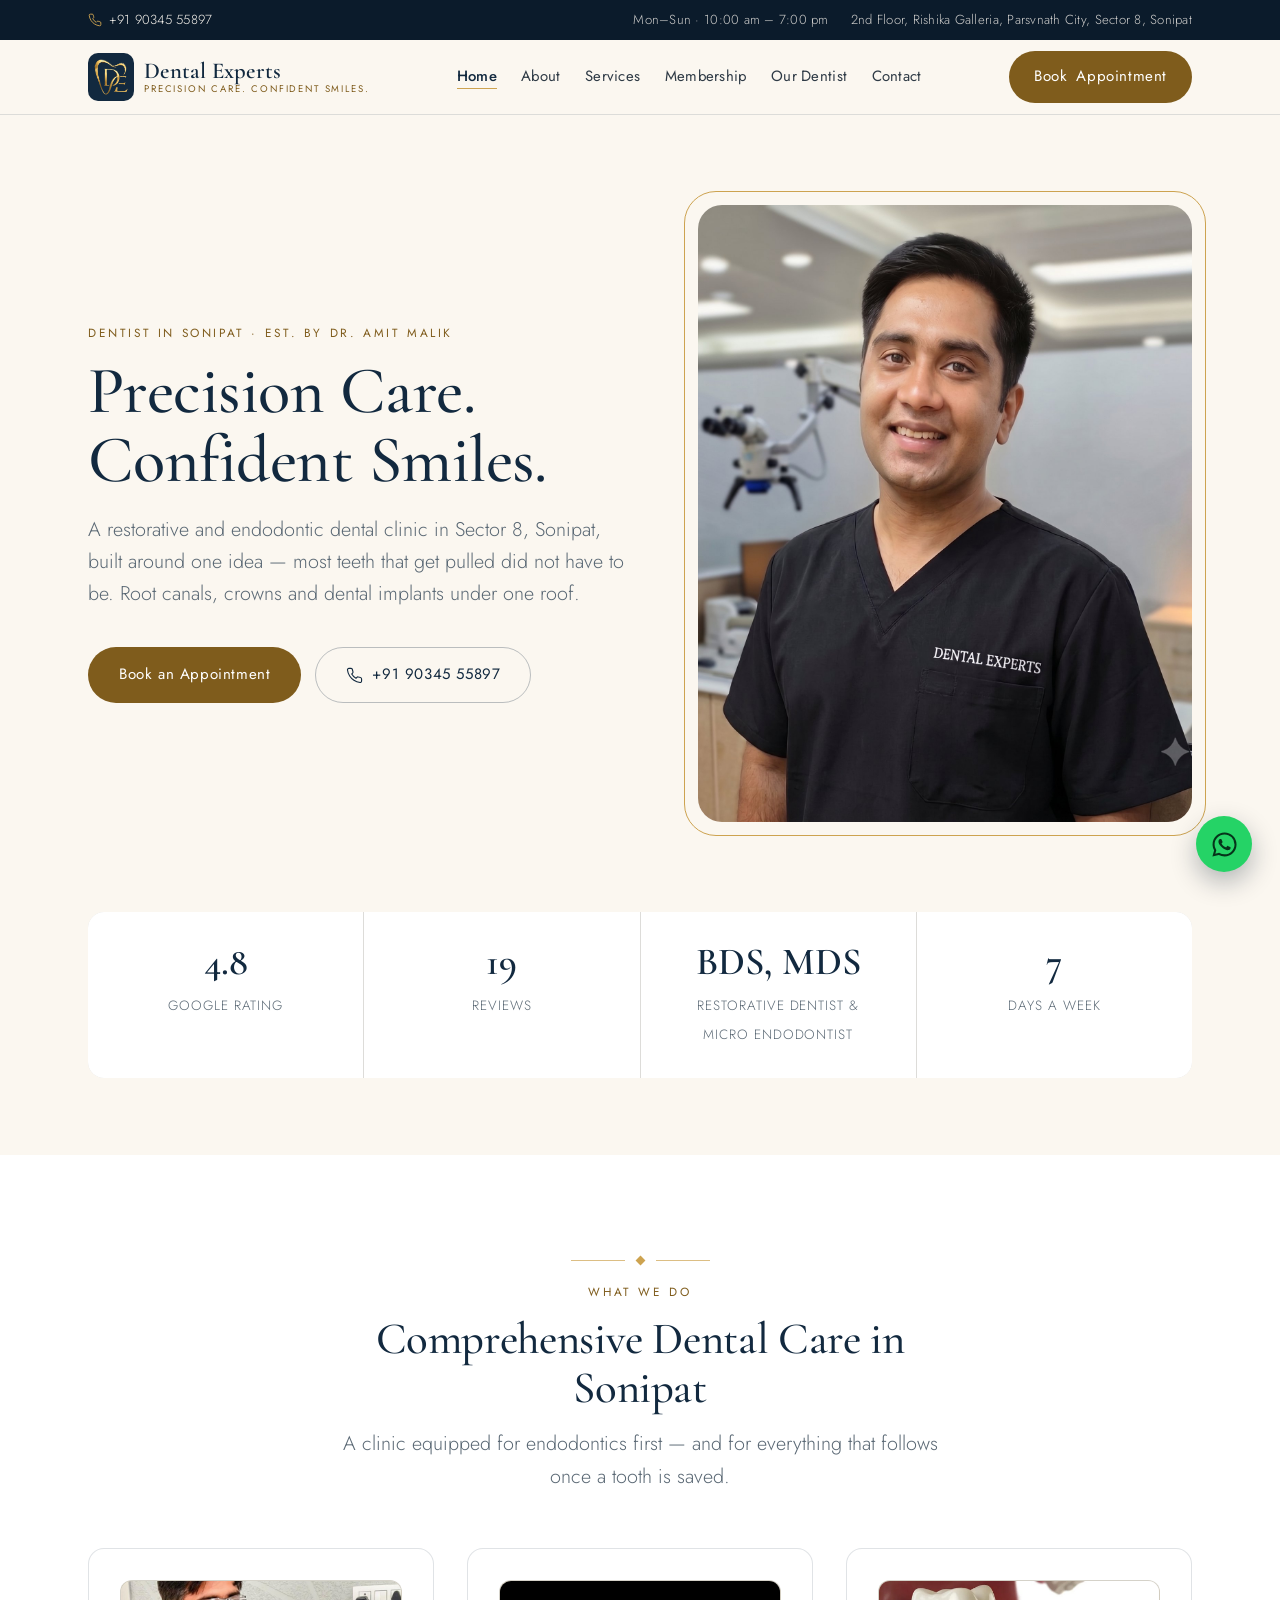
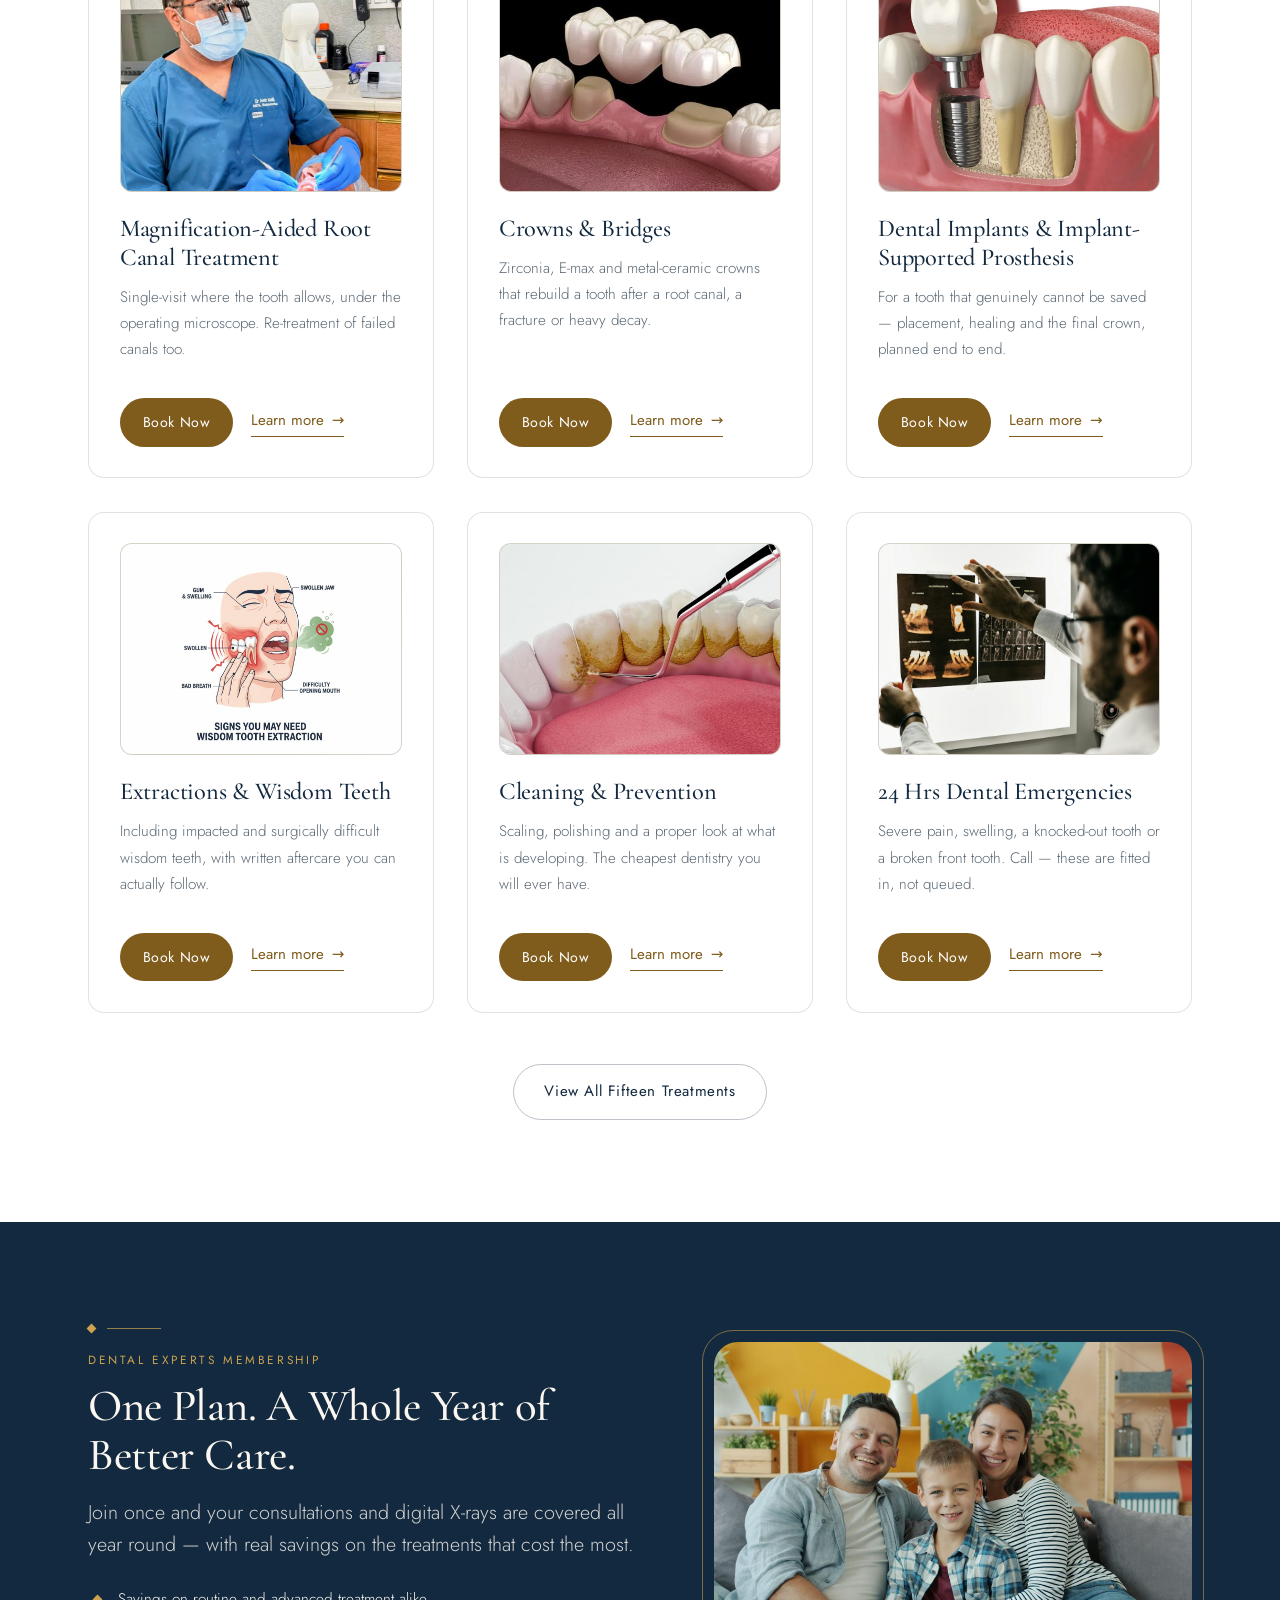
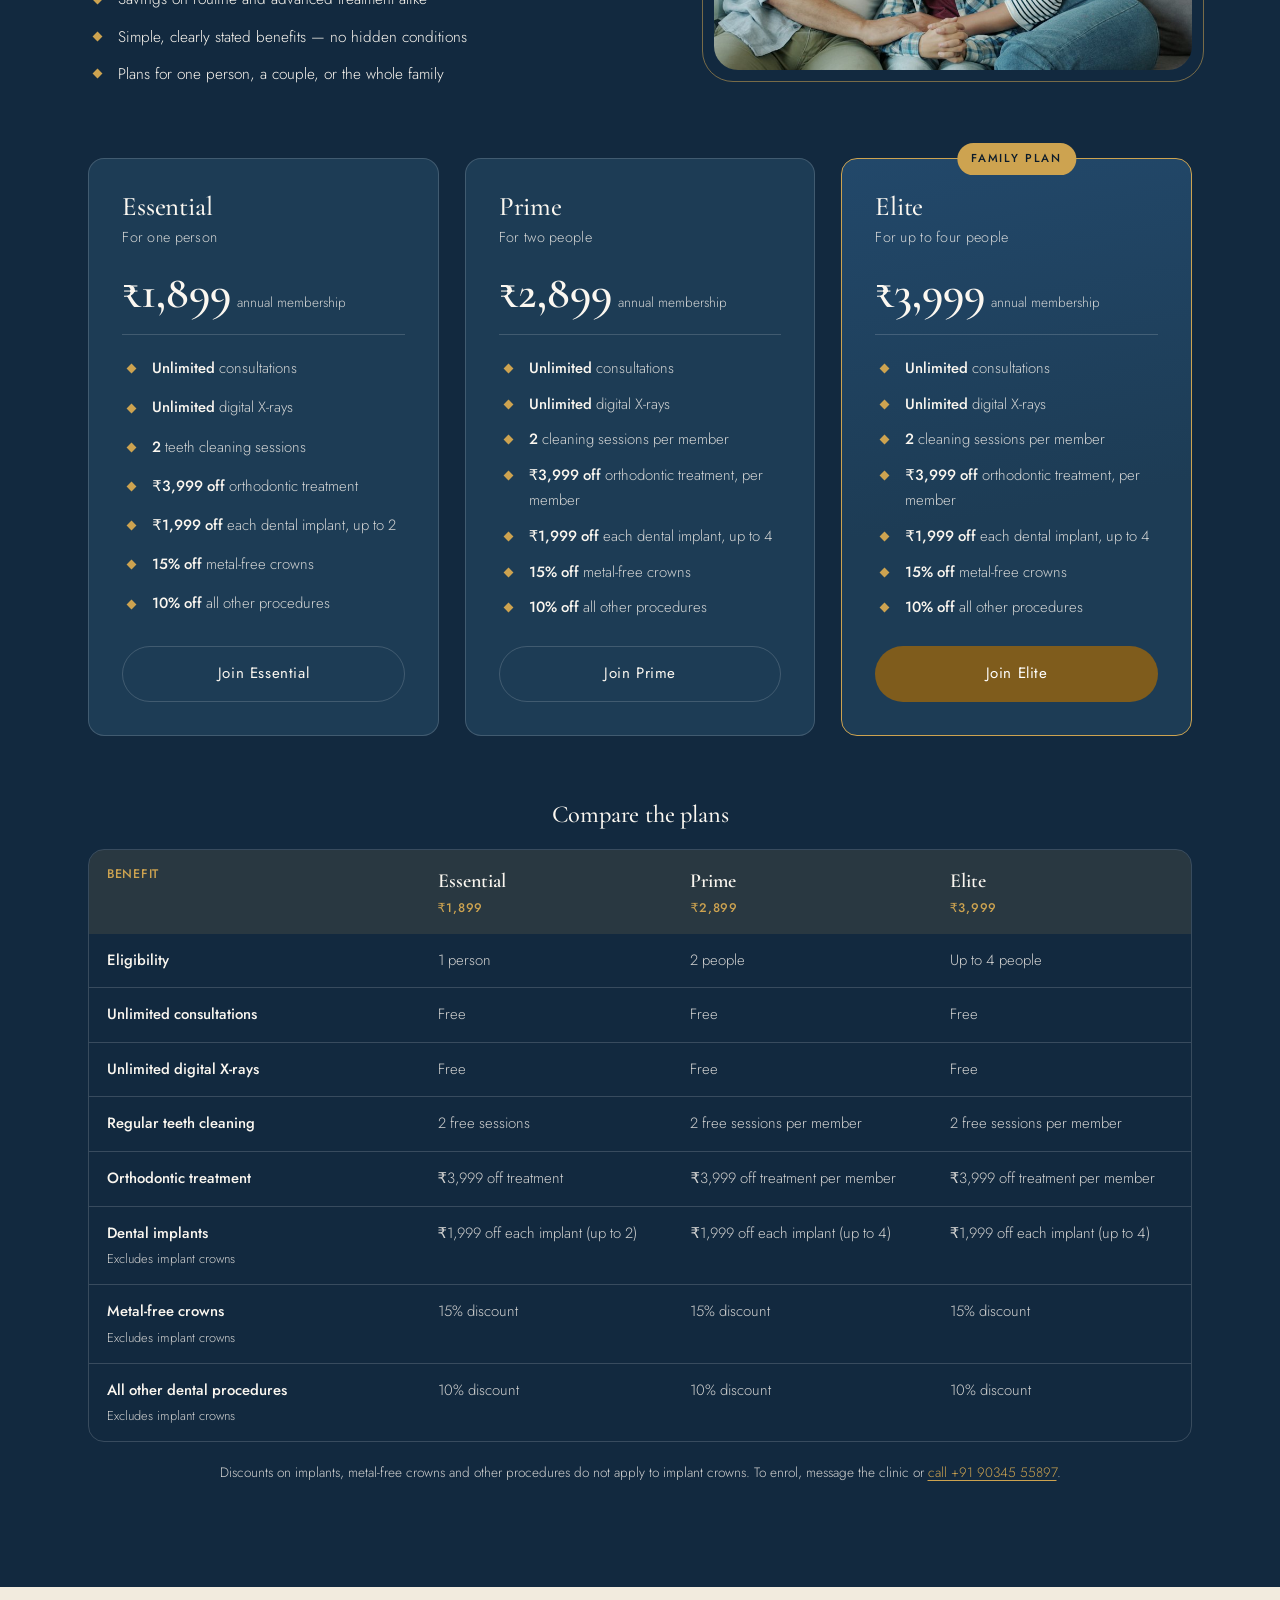
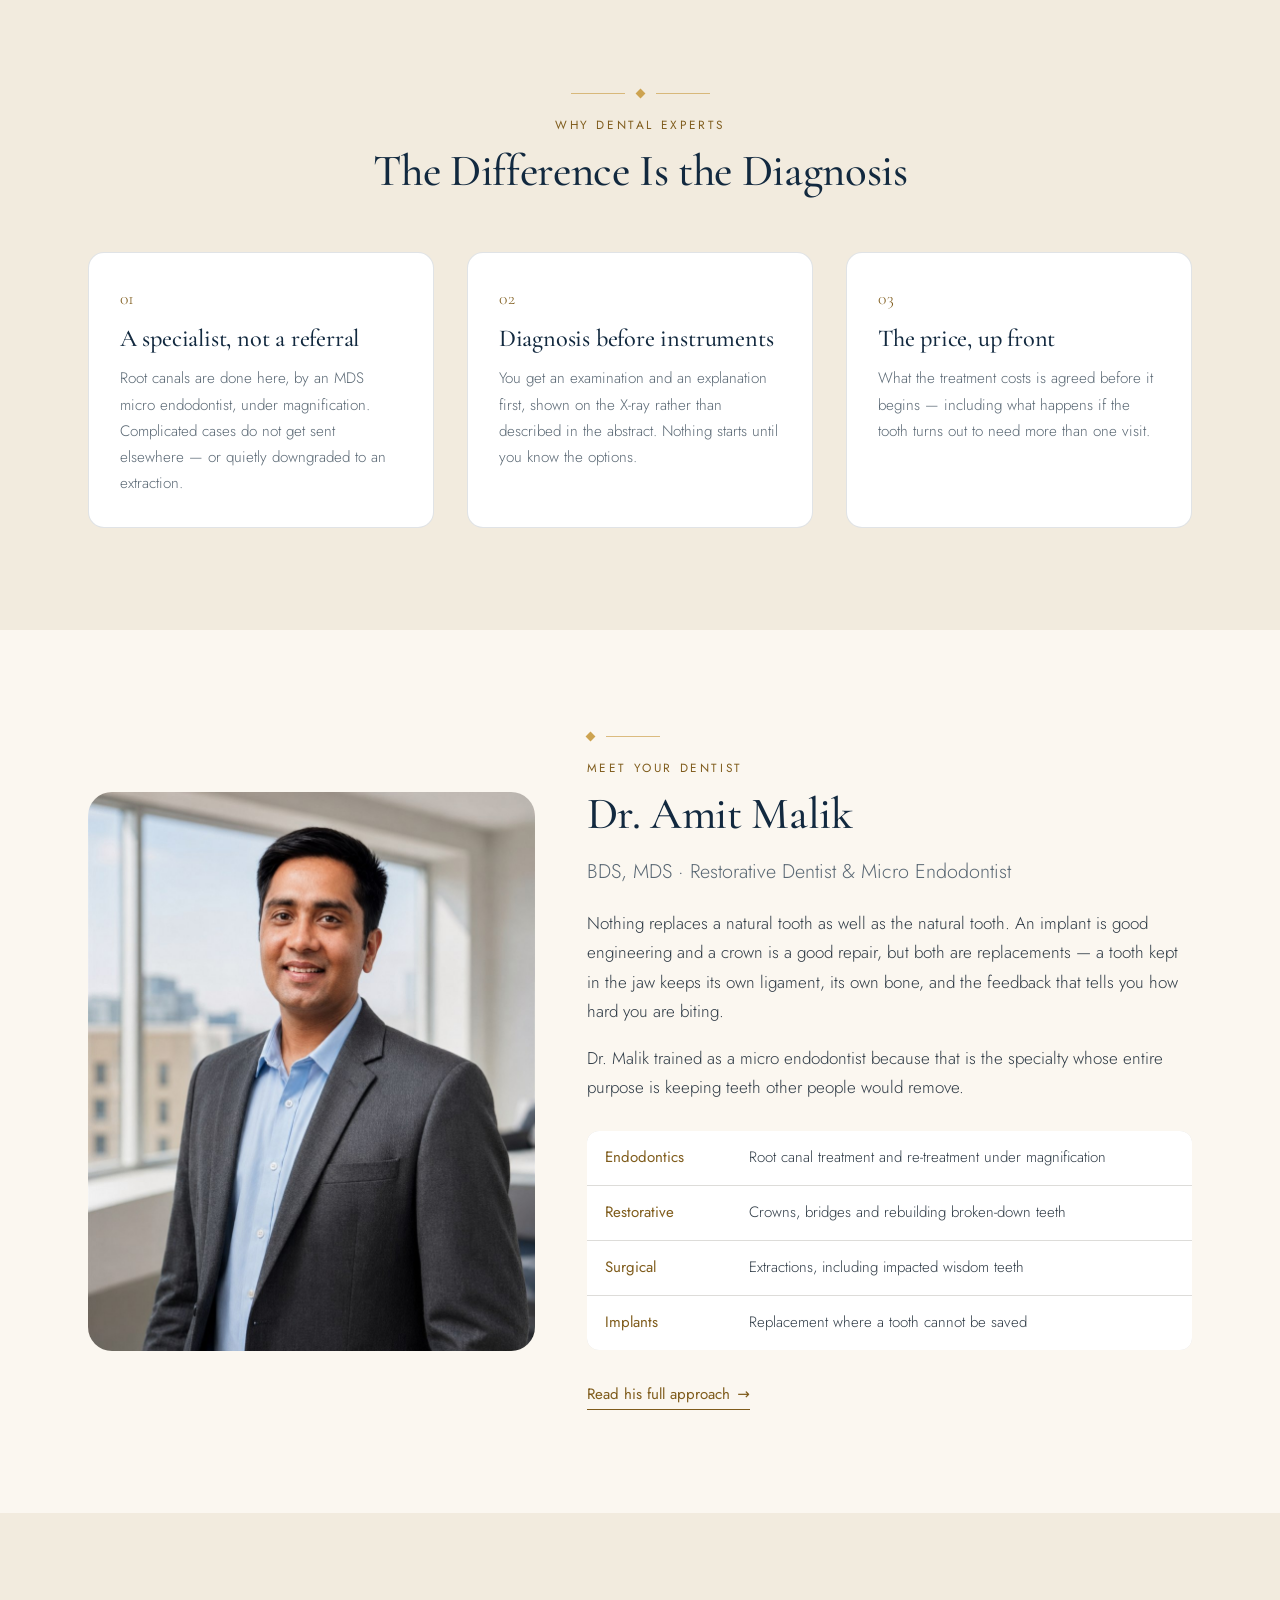
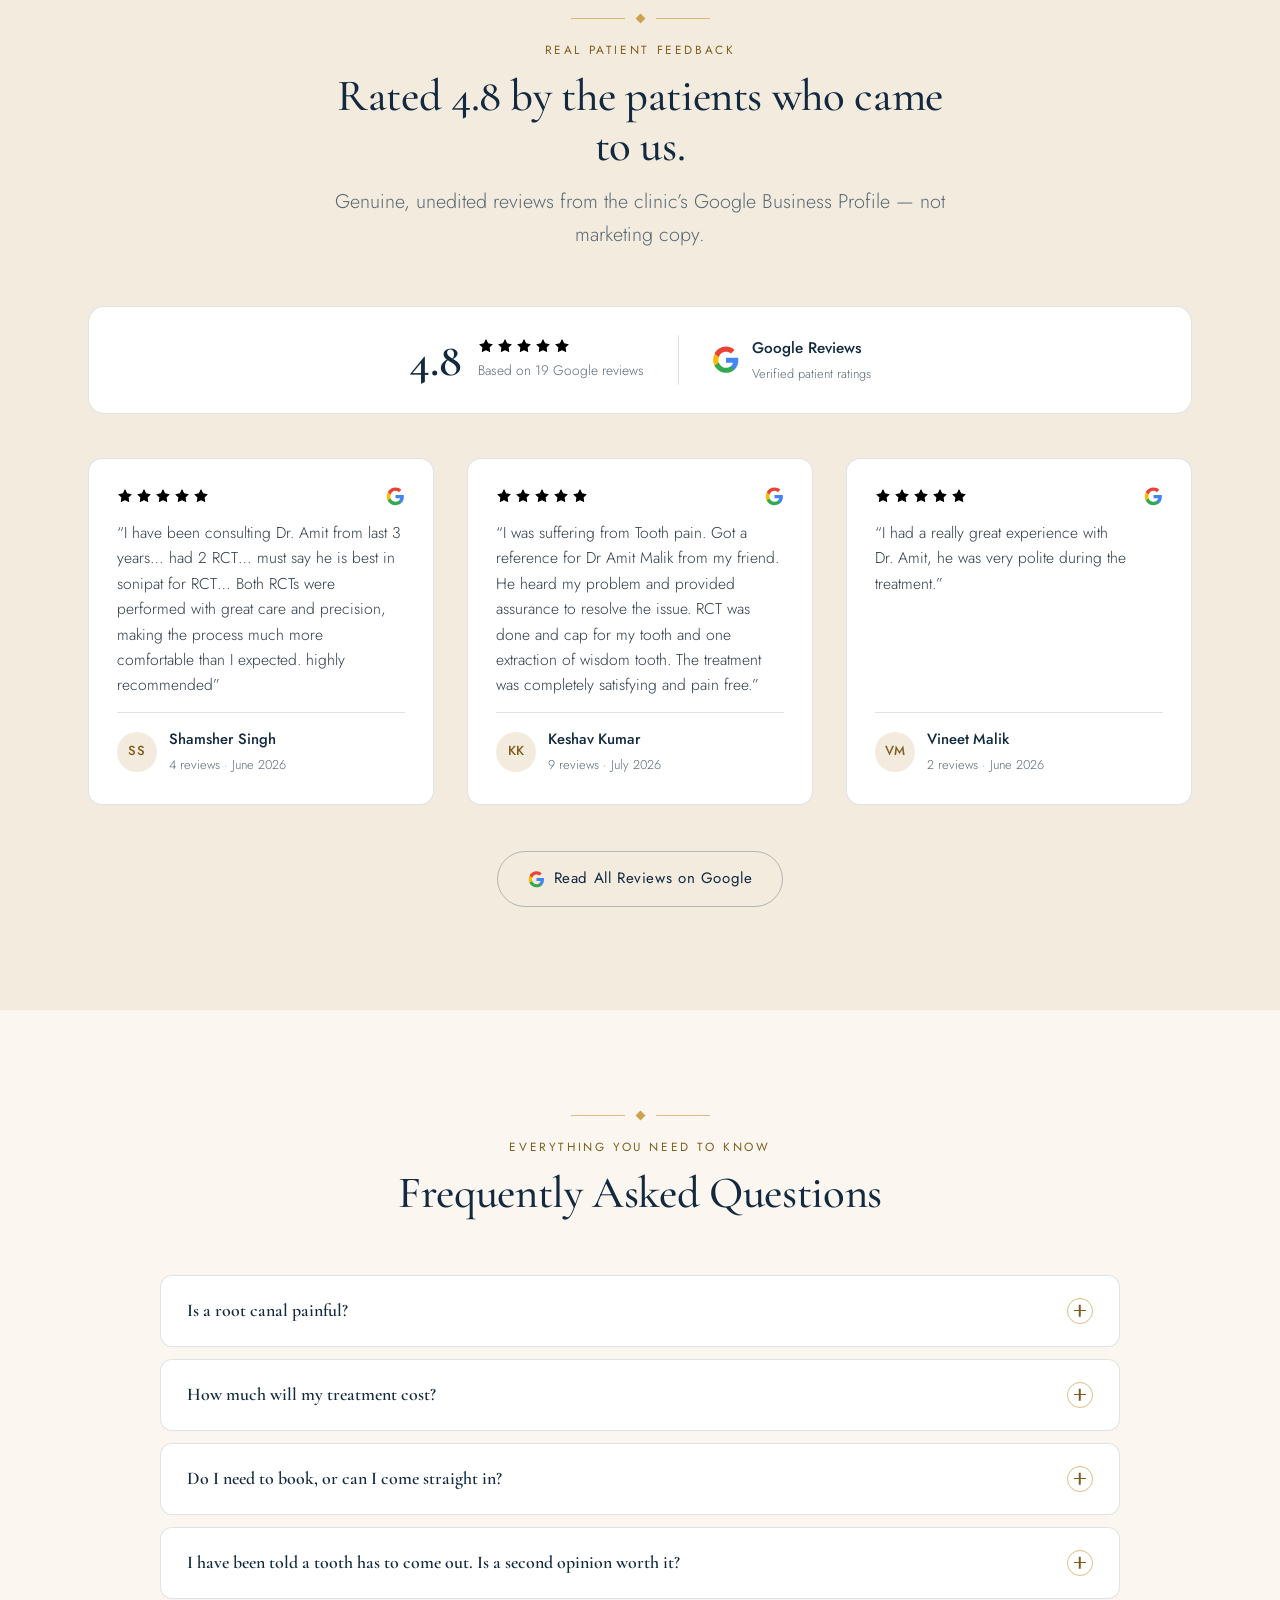
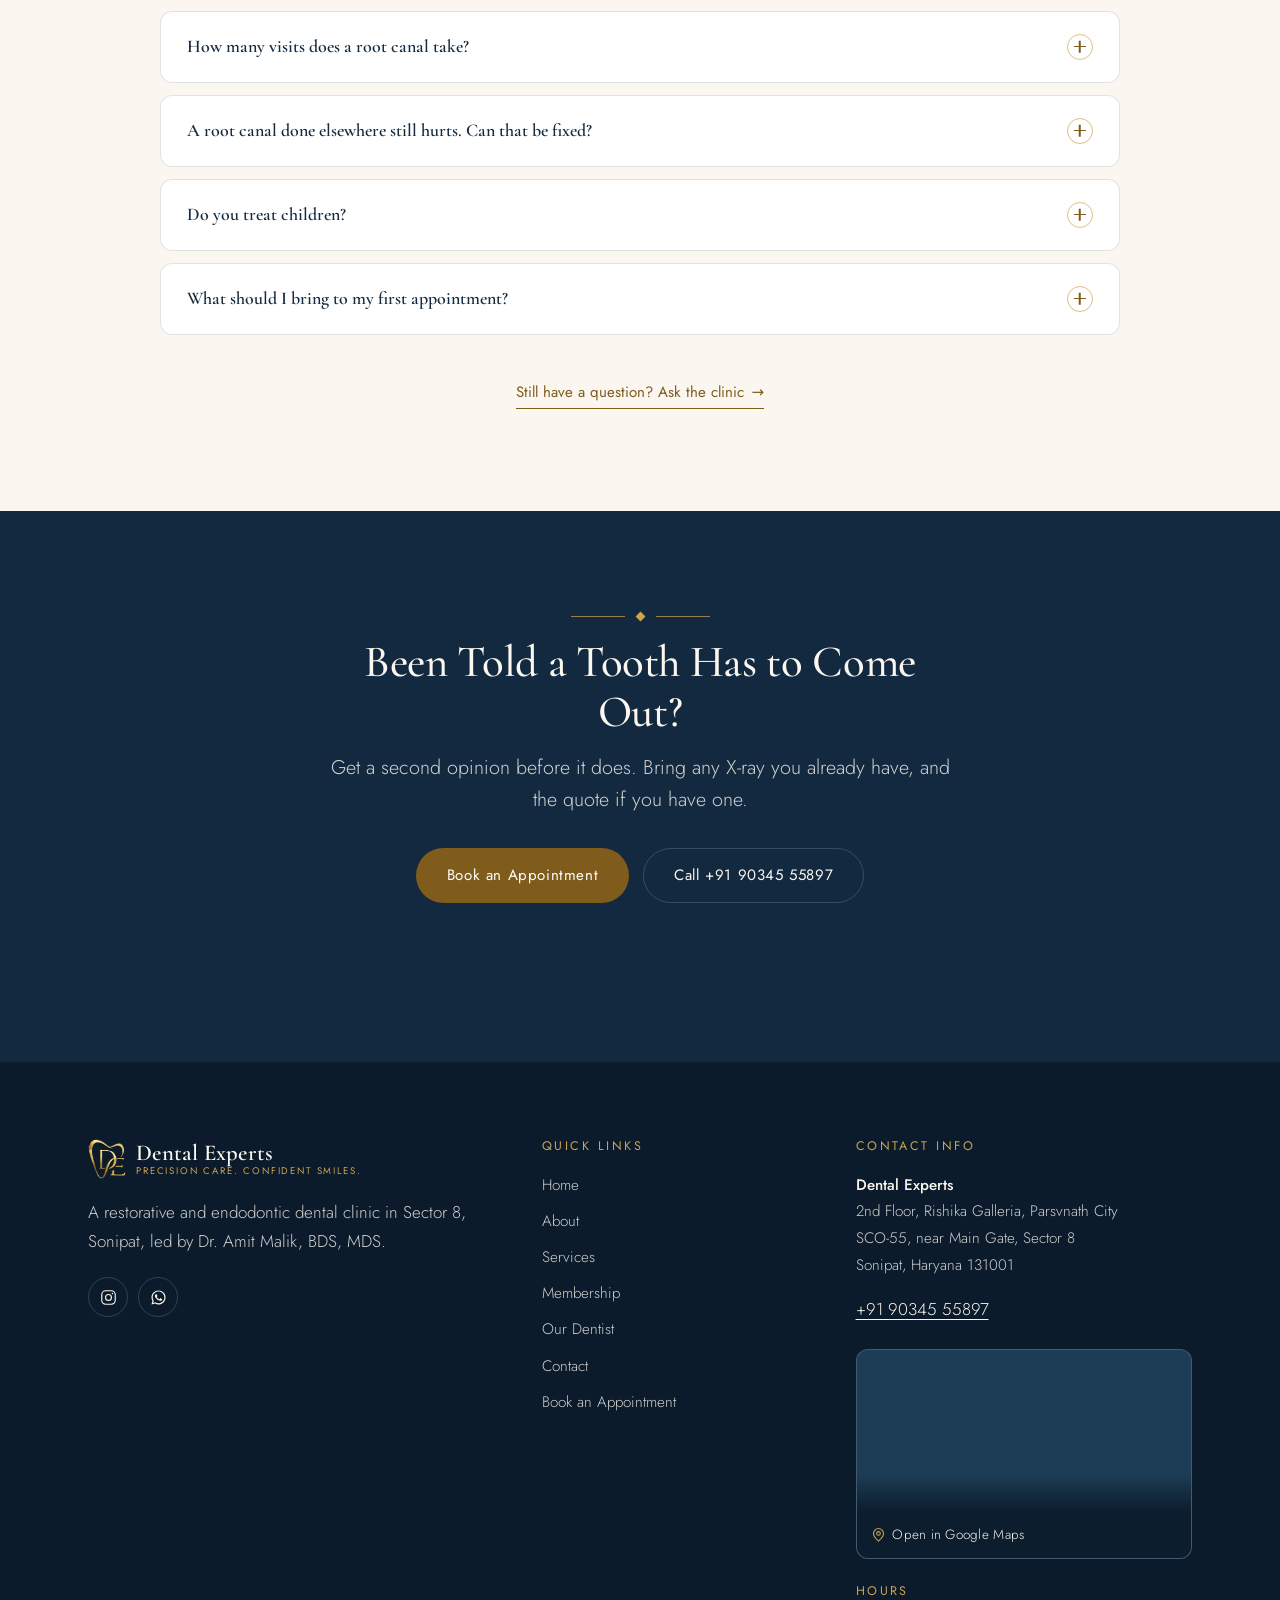
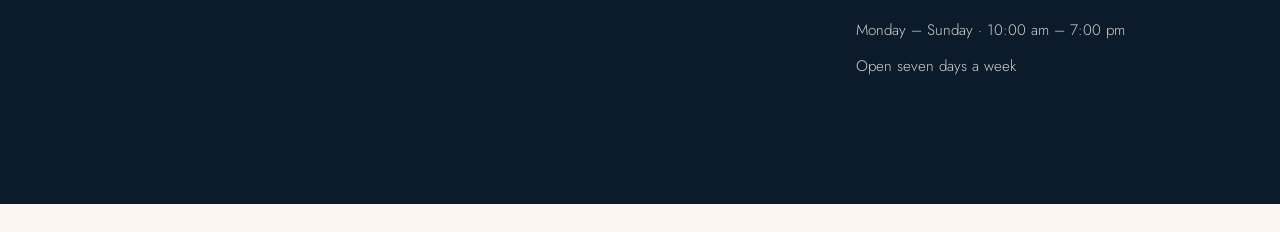
<file: index.html>
<!DOCTYPE html>
<html lang="en-IN">
<head>
<meta charset="utf-8">
<meta name="viewport" content="width=device-width, initial-scale=1">
<title>Dentist in Sonipat | Dental Experts, Sector 8</title>
<meta name="description" content="Dentist in Sector 8, Sonipat for root canal, crowns and dental implants. Led by Dr. Amit Malik, BDS, MDS, Micro Endodontist. Open 7 days - book on WhatsApp.">
<meta name="robots" content="index, follow, max-image-preview:large">
<meta name="theme-color" content="#12293F">
<link rel="canonical" href="https://sonipatdentalexperts.com/">

<meta property="og:type" content="website">
<meta property="og:site_name" content="Dental Experts">
<meta property="og:locale" content="en_IN">
<meta property="og:title" content="Dentist in Sonipat | Dental Experts, Sector 8">
<meta property="og:description" content="Dentist in Sector 8, Sonipat for root canal, crowns and dental implants. Led by Dr. Amit Malik, BDS, MDS, Micro Endodontist. Open 7 days - book on WhatsApp.">
<meta property="og:url" content="https://sonipatdentalexperts.com/">
<meta property="og:image" content="https://sonipatdentalexperts.com/assets/img/og-card.png">
<meta property="og:image:width" content="1200">
<meta property="og:image:height" content="630">
<meta property="og:image:alt" content="Dental Experts, Sonipat - Precision Care. Confident Smiles.">
<meta name="twitter:card" content="summary_large_image">
<meta name="twitter:title" content="Dentist in Sonipat | Dental Experts, Sector 8">
<meta name="twitter:description" content="Dentist in Sector 8, Sonipat for root canal, crowns and dental implants. Led by Dr. Amit Malik, BDS, MDS, Micro Endodontist. Open 7 days - book on WhatsApp.">
<meta name="twitter:image" content="https://sonipatdentalexperts.com/assets/img/og-card.png">
<meta name="twitter:image:alt" content="Dental Experts, Sonipat - Precision Care. Confident Smiles.">

<link rel="icon" href="assets/img/favicon.png" sizes="48x48">
<link rel="apple-touch-icon" href="assets/img/apple-touch-icon.png">

<!-- Marks that scripting is live. The scroll-reveal CSS is gated on this, so
     if JS never runs the page renders normally instead of staying blank. -->
<script>document.documentElement.className += ' js';setTimeout(function(){if(!window.__motion)document.documentElement.classList.remove('js')},3000);</script>

<link rel="preconnect" href="https://fonts.googleapis.com">
<link rel="preconnect" href="https://fonts.gstatic.com" crossorigin>
<link rel="stylesheet" href="https://fonts.googleapis.com/css2?family=Cormorant+Garamond:ital,wght@0,400;0,500;0,600;1,400&family=Jost:wght@300;400;500&display=swap">
<link rel="stylesheet" href="assets/css/site.css">
<script src="assets/js/config.js" defer></script>
<script src="assets/js/site.js" defer></script>

<script type="application/ld+json">
{
  "@context": "https://schema.org",
  "@graph": [
    {
      "@type": "Dentist",
      "@id": "https://sonipatdentalexperts.com/#business",
      "name": "Dental Experts",
      "slogan": "Precision Care. Confident Smiles.",
      "description": "A restorative and endodontic dental clinic in Sector 8, Sonipat, led by Dr. Amit Malik, BDS, MDS, Micro Endodontist. Root canal treatment, crowns and dental implants under one roof.",
      "url": "https://sonipatdentalexperts.com/",
      "logo": {
        "@type": "ImageObject",
        "url": "https://sonipatdentalexperts.com/assets/img/logo-full.png",
        "width": 520,
        "height": 555
      },
      "image": [
        "https://sonipatdentalexperts.com/assets/img/dr-amit-malik-clinic.jpg",
        "https://sonipatdentalexperts.com/assets/img/clinic-microscope.jpg",
        "https://sonipatdentalexperts.com/assets/img/og-card.png"
      ],
      "telephone": "+919034555897",
      "address": {
        "@type": "PostalAddress",
        "streetAddress": "2nd Floor, Rishika Galleria, Parsvnath City, SCO-55, near Main Gate, Sector 8",
        "addressLocality": "Sonipat",
        "addressRegion": "Haryana",
        "postalCode": "131001",
        "addressCountry": "IN"
      },
      "hasMap": "https://www.google.com/maps/search/?api=1&query=Dental+Experts%2C+Rishika+Galleria%2C+Sector+8%2C+Sonipat%2C+Haryana+131001",
      "openingHoursSpecification": [{
        "@type": "OpeningHoursSpecification",
        "dayOfWeek": ["Monday","Tuesday","Wednesday","Thursday","Friday","Saturday","Sunday"],
        "opens": "10:00",
        "closes": "19:00"
      }],
      "areaServed": [
        { "@type": "City", "name": "Sonipat" },
        { "@type": "AdministrativeArea", "name": "Haryana" }
      ],
      "medicalSpecialty": "https://schema.org/Dentistry",
      "knowsAbout": ["Endodontics", "Root canal treatment", "Root canal re-treatment", "Crowns and bridges", "Dental implants", "Wisdom tooth extraction"],
      "knowsLanguage": ["hi", "en"],
      "sameAs": ["https://www.instagram.com/dentalexperts.sonipat/"],
      "founder": { "@id": "https://sonipatdentalexperts.com/#dr-amit-malik" },
      "employee": { "@id": "https://sonipatdentalexperts.com/#dr-amit-malik" },
      "hasOfferCatalog": {
        "@type": "OfferCatalog",
        "name": "Dental treatments in Sonipat",
        "url": "https://sonipatdentalexperts.com/services.html",
        "itemListElement": [
          { "@type": "Offer", "itemOffered": { "@type": "Service", "name": "Magnification-Aided Root Canal Treatment", "url": "https://sonipatdentalexperts.com/services.html#root-canal" } },
          { "@type": "Offer", "itemOffered": { "@type": "Service", "name": "Crowns & Bridges", "url": "https://sonipatdentalexperts.com/services.html#crowns" } },
          { "@type": "Offer", "itemOffered": { "@type": "Service", "name": "Dental Implants & Implant-Supported Prosthesis", "url": "https://sonipatdentalexperts.com/services.html#implants" } },
          { "@type": "Offer", "itemOffered": { "@type": "Service", "name": "Full Mouth Rehabilitation", "url": "https://sonipatdentalexperts.com/services.html#full-mouth-rehabilitation" } },
          { "@type": "Offer", "itemOffered": { "@type": "Service", "name": "Extractions & Wisdom Teeth", "url": "https://sonipatdentalexperts.com/services.html#extractions" } },
          { "@type": "Offer", "itemOffered": { "@type": "Service", "name": "Cleaning & Preventive Care", "url": "https://sonipatdentalexperts.com/services.html#cleaning" } },
          { "@type": "Offer", "itemOffered": { "@type": "Service", "name": "Gum Treatment", "url": "https://sonipatdentalexperts.com/services.html#gums" } },
          { "@type": "Offer", "itemOffered": { "@type": "Service", "name": "Braces", "url": "https://sonipatdentalexperts.com/services.html#braces" } },
          { "@type": "Offer", "itemOffered": { "@type": "Service", "name": "Invisalign", "url": "https://sonipatdentalexperts.com/services.html#invisalign" } },
          { "@type": "Offer", "itemOffered": { "@type": "Service", "name": "Teeth Whitening", "url": "https://sonipatdentalexperts.com/services.html#whitening" } },
          { "@type": "Offer", "itemOffered": { "@type": "Service", "name": "Smile Design", "url": "https://sonipatdentalexperts.com/services.html#smile-design" } },
          { "@type": "Offer", "itemOffered": { "@type": "Service", "name": "Dentures", "url": "https://sonipatdentalexperts.com/services.html#dentures" } },
          { "@type": "Offer", "itemOffered": { "@type": "Service", "name": "Children's Dentistry", "url": "https://sonipatdentalexperts.com/services.html#children" } },
          { "@type": "Offer", "itemOffered": { "@type": "Service", "name": "Dental Trauma Management", "url": "https://sonipatdentalexperts.com/services.html#dental-trauma" } },
          { "@type": "Offer", "itemOffered": { "@type": "Service", "name": "24 Hrs Dental Emergencies", "url": "https://sonipatdentalexperts.com/services.html#emergency" } }
        ]
      }
    },
    {
      "@type": "Person",
      "@id": "https://sonipatdentalexperts.com/#dr-amit-malik",
      "name": "Dr. Amit Malik",
      "honorificSuffix": "BDS, MDS",
      "jobTitle": "Restorative Dentist & Micro Endodontist",
      "url": "https://sonipatdentalexperts.com/founder.html",
      "image": "https://sonipatdentalexperts.com/assets/img/dr-amit-malik.jpg",
      "worksFor": { "@id": "https://sonipatdentalexperts.com/#business" }
    },
    {
      "@type": "WebSite",
      "@id": "https://sonipatdentalexperts.com/#website",
      "url": "https://sonipatdentalexperts.com/",
      "name": "Dental Experts",
      "inLanguage": "en-IN",
      "publisher": { "@id": "https://sonipatdentalexperts.com/#business" }
    },
    {
      "@type": "WebPage",
      "@id": "https://sonipatdentalexperts.com/#webpage",
      "url": "https://sonipatdentalexperts.com/",
      "name": "Dentist in Sonipat | Dental Experts, Sector 8",
      "inLanguage": "en-IN",
      "isPartOf": { "@id": "https://sonipatdentalexperts.com/#website" },
      "about": { "@id": "https://sonipatdentalexperts.com/#business" },
      "primaryImageOfPage": "https://sonipatdentalexperts.com/assets/img/dr-amit-malik-clinic.jpg"
    }
  ]
}
</script>

<script type="application/ld+json">
{
  "@context": "https://schema.org",
  "@type": "FAQPage",
  "mainEntity": [
    {
      "@type": "Question",
      "name": "Is a root canal painful?",
      "acceptedAnswer": { "@type": "Answer", "text": "It is done under local anaesthetic, so the treatment itself should not hurt. The pain people remember is usually the infection beforehand — treating the tooth is what relieves it. If you feel anything during the appointment, say so and we stop and top up the anaesthetic. Nobody is expected to sit through it." }
    },
    {
      "@type": "Question",
      "name": "How much will my treatment cost?",
      "acceptedAnswer": { "@type": "Answer", "text": "You are told the price before treatment starts, not after — including what happens if the tooth turns out to need more than one visit. The estimate follows an examination rather than a phone call. A number quoted without seeing the tooth is a guess, and guesses are what turn into surprises at the counter." }
    },
    {
      "@type": "Question",
      "name": "Do I need to book, or can I come straight in?",
      "acceptedAnswer": { "@type": "Answer", "text": "Booking gets you a confirmed time and the least waiting. You can <a href=\"https://sonipatdentalexperts.com/contact.html#book\">request an appointment here</a> or message the clinic on WhatsApp. Emergencies — severe pain, facial swelling, a knocked-out tooth, a front tooth broken in an accident — are fitted in around booked appointments. If that is you today, <a href=\"tel:+919034555897\">call the clinic</a> rather than filling in a form." }
    },
    {
      "@type": "Question",
      "name": "I have been told a tooth has to come out. Is a second opinion worth it?",
      "acceptedAnswer": { "@type": "Answer", "text": "That is exactly the case worth a second look. A badly decayed, cracked or abscessed tooth can often still be saved — it just takes longer and needs more skill than removing it. Bring the X-ray and the quote you were given. A second opinion costs an appointment, and sometimes it saves the tooth." }
    },
    {
      "@type": "Question",
      "name": "How many visits does a root canal take?",
      "acceptedAnswer": { "@type": "Answer", "text": "A single visit where the tooth allows it. Curved, calcified or badly infected canals can need a second appointment — you are told which it is likely to be before treatment starts. A back tooth that has had a root canal also needs a crown afterwards to stop it fracturing." }
    },
    {
      "@type": "Question",
      "name": "A root canal done elsewhere still hurts. Can that be fixed?",
      "acceptedAnswer": { "@type": "Answer", "text": "Often, yes. Re-treatment of a failed root canal is routine here — the canal is reopened, cleaned properly and resealed, under the operating microscope. It is one of the main reasons the clinic is equipped for endodontics rather than referring these cases on." }
    },
    {
      "@type": "Question",
      "name": "Do you treat children?",
      "acceptedAnswer": { "@type": "Answer", "text": "Yes — check-ups, fillings, fluoride and sealants for milk teeth. They matter more than people expect: an infected milk tooth affects the adult tooth forming underneath it. Someone can stay with your child throughout the appointment." }
    },
    {
      "@type": "Question",
      "name": "What should I bring to my first appointment?",
      "acceptedAnswer": { "@type": "Answer", "text": "Any dental X-ray you already have, even an old one — it saves taking another. A list of any medicines you take regularly. And anything another dentist has told you, including the quote. If the appointment is for a child, bring someone who can stay with them." }
    }
  ]
}
</script>
</head>

<body>
<!-- Icon sprite. The five-star row repeats a dozen times across the site;
     defining the path once and referencing it keeps the markup readable. -->
<svg width="0" height="0" style="position:absolute" aria-hidden="true" focusable="false">
  <symbol id="i-star" viewBox="0 0 20 20"><path d="m10 1.6 2.6 5.3 5.8.8-4.2 4.1 1 5.8-5.2-2.7-5.2 2.7 1-5.8L1.6 7.7l5.8-.8L10 1.6Z"/></symbol>
  <symbol id="i-google" viewBox="0 0 48 48">
    <path fill="#4285F4" d="M45.12 24.5c0-1.56-.14-3.06-.4-4.5H24v8.51h11.84c-.51 2.75-2.06 5.08-4.39 6.64v5.52h7.11c4.16-3.83 6.56-9.47 6.56-16.17z"/>
    <path fill="#34A853" d="M24 46c5.94 0 10.92-1.97 14.56-5.33l-7.11-5.52c-1.97 1.32-4.49 2.1-7.45 2.1-5.73 0-10.58-3.87-12.31-9.07H4.34v5.7C7.96 41.07 15.4 46 24 46z"/>
    <path fill="#FBBC05" d="M11.69 28.18C11.25 26.86 11 25.45 11 24s.25-2.86.69-4.18v-5.7H4.34C2.85 17.09 2 20.45 2 24s.85 6.91 2.34 9.88l7.35-5.7z"/>
    <path fill="#EA4335" d="M24 9.75c3.23 0 6.13 1.11 8.41 3.29l6.31-6.31C34.91 3.18 29.93 1 24 1 15.4 1 7.96 5.93 4.34 13.12l7.35 5.7c1.73-5.2 6.58-9.07 12.31-9.07z"/>
  </symbol>
  <symbol id="i-person" viewBox="0 0 24 24" fill="none" stroke="currentColor" stroke-width="1.7" stroke-linecap="round" stroke-linejoin="round">
    <circle cx="12" cy="8.2" r="3.5"/><path d="M4.8 20.4a7.2 7.2 0 0 1 14.4 0"/>
  </symbol>
</svg>
<a class="skip" href="#main">Skip to content</a>

<!-- ===================== TOP BAR ===================== -->
<div class="topbar">
  <div class="shell">
    <a href="tel:+919034555897">
      <svg viewBox="0 0 24 24" fill="none" stroke="currentColor" stroke-width="1.6" aria-hidden="true"><path d="M22 16.9v3a2 2 0 0 1-2.2 2 19.8 19.8 0 0 1-8.6-3.1 19.5 19.5 0 0 1-6-6A19.8 19.8 0 0 1 2.1 4.2 2 2 0 0 1 4.1 2h3a2 2 0 0 1 2 1.7c.1 1 .4 1.9.7 2.8a2 2 0 0 1-.5 2.1L8.1 9.9a16 16 0 0 0 6 6l1.3-1.3a2 2 0 0 1 2.1-.4c.9.3 1.8.6 2.8.7a2 2 0 0 1 1.7 2Z"/></svg>
      +91 90345 55897
    </a>
    <div class="tb-r">
      <span>Mon&ndash;Sun &middot; 10:00 am &ndash; 7:00 pm</span>
      <span class="tb-addr">2nd Floor, Rishika Galleria, Parsvnath City, Sector 8, Sonipat</span>
    </div>
  </div>
</div>

<!-- ===================== HEADER ===================== -->
<header class="hdr">
  <div class="shell">
    <a class="brand" href="index.html" aria-label="Dental Experts &mdash; home">
      <img class="brand-mark" src="assets/img/logo-mark.png" alt="" width="128" height="135" decoding="async">
      <span class="brand-tx"><b>Dental Experts</b><span>Precision Care. Confident Smiles.</span></span>
    </a>

    <nav class="nav" aria-label="Main">
      <a href="index.html" data-nav="home" aria-current="page">Home</a>
      <a href="about.html" data-nav="about">About</a>
      <a href="services.html" data-nav="services">Services</a>
      <a href="index.html#membership" data-nav="membership">Membership</a>
      <a href="founder.html" data-nav="founder">Our Dentist</a>
      <a href="contact.html" data-nav="contact">Contact</a>
    </nav>

    <a class="btn btn-gold hdr-cta" href="contact.html#book" aria-label="Book Appointment" style="min-height:46px;padding:12px 24px">Book<span class="cta-rest"> Appointment</span></a>

    <button class="burger" id="drawer-open" type="button" aria-expanded="false" aria-controls="drawer" aria-label="Open menu">
      <i></i><i></i><i></i>
    </button>
  </div>
</header>

<!-- ===================== DRAWER ===================== -->
<div class="drawer" id="drawer" aria-hidden="true" role="dialog" aria-modal="true" aria-label="Site menu">
  <div class="drawer-top">
    <span class="brand">
      <img class="brand-mark" src="assets/img/logo-mark.png" alt="" width="128" height="135" decoding="async">
      <span class="brand-tx"><b>Dental Experts</b><span>Precision Care. Confident Smiles.</span></span>
    </span>
    <button class="drawer-close" id="drawer-close" type="button" aria-label="Close menu">&times;</button>
  </div>

  <nav class="drawer-nav" aria-label="Main">
    <a href="index.html" data-dnav="home" aria-current="page">Home</a>
    <a href="about.html" data-dnav="about">About</a>
    <a href="services.html" data-dnav="services">Services</a>
    <a href="index.html#membership" data-dnav="membership">Membership</a>
    <a href="founder.html" data-dnav="founder">Our Dentist</a>
    <a href="contact.html" data-dnav="contact">Contact</a>
  </nav>

  <div class="drawer-foot">
    <a href="tel:+919034555897">+91 90345 55897</a>
    <span class="tb-addr">2nd Floor, Rishika Galleria, Parsvnath City, Sector 8, Sonipat</span>
    <a href="https://www.instagram.com/dentalexperts.sonipat/" target="_blank" rel="noopener">Instagram</a>
  </div>
</div>

<main id="main">

  <!-- ===================== HERO ===================== -->
  <section class="hero">
    <div class="shell">
      <div class="hero-grid">
        <div class="rev-kids">
          <p class="eyebrow">Dentist in Sonipat &middot; Est. by Dr. Amit Malik</p>
          <h1 class="d1">Precision Care.<br>Confident Smiles.</h1>
          <p class="lede">A restorative and endodontic dental clinic in Sector 8, Sonipat, built around one idea &mdash; most teeth that get pulled did not have to be. Root canals, crowns and dental implants under one roof.</p>
          <div class="hero-cta">
            <a class="btn btn-gold" href="contact.html#book">Book an Appointment</a>
            <a class="btn btn-line" href="tel:+919034555897">
              <svg viewBox="0 0 24 24" width="17" height="17" fill="none" stroke="currentColor" stroke-width="1.6" aria-hidden="true"><path d="M22 16.9v3a2 2 0 0 1-2.2 2 19.8 19.8 0 0 1-8.6-3.1 19.5 19.5 0 0 1-6-6A19.8 19.8 0 0 1 2.1 4.2 2 2 0 0 1 4.1 2h3a2 2 0 0 1 2 1.7c.1 1 .4 1.9.7 2.8a2 2 0 0 1-.5 2.1L8.1 9.9a16 16 0 0 0 6 6l1.3-1.3a2 2 0 0 1 2.1-.4c.9.3 1.8.6 2.8.7a2 2 0 0 1 1.7 2Z"/></svg>
              +91 90345 55897
            </a>
          </div>
        </div>

        <figure class="hero-fig rev-r" data-rd="220">
          <img src="assets/img/dr-amit-malik-clinic.jpg" alt="Dr. Amit Malik at Dental Experts, Sector 8, Sonipat, with the operating microscope behind him" width="1440" height="1800" fetchpriority="high" style="object-position:50% 12%">
        </figure>
      </div>
    </div>
  </section>

  <!-- ===================== STATS ===================== -->
  <section class="shell" style="padding-bottom:clamp(48px,6vw,84px)">
    <!-- Real figures from the clinic's Google listing. Do not replace these
         with template-style inflated numbers: on a healthcare site an
         unverifiable claim is the kind that gets a listing suspended. -->
    <div class="stats rev-kids">
      <div class="stat"><b>4.8</b><span>Google rating</span></div>
      <div class="stat"><b>19</b><span>Reviews</span></div>
      <div class="stat"><b>BDS, MDS</b><span>Restorative Dentist &amp; Micro&nbsp;Endodontist</span></div>
      <div class="stat"><b>7</b><span>Days a week</span></div>
    </div>
  </section>

  <!-- ===================== SERVICES ===================== -->
  <section class="band bg-white" id="services">
    <div class="shell">
      <div class="sec-head rev-kids">
        <div class="orn" aria-hidden="true"><i></i></div>
        <p class="eyebrow">What we do</p>
        <h2 class="d2">Comprehensive Dental Care in Sonipat</h2>
        <p class="lede">A clinic equipped for endodontics first &mdash; and for everything that follows once a tooth is saved.</p>
      </div>

      <div class="grid g-3 rev-kids">
        <article class="card svc-card">
          <figure class="svc-media"><img src="assets/img/treatments/root-canal.jpg" alt="Dr. Amit Malik, in loupes, performing root canal treatment on a patient at the clinic in Sonipat" width="780" height="904" loading="lazy" decoding="async"></figure>
          <h3 class="d3">Magnification-Aided Root Canal Treatment</h3>
          <p>Single-visit where the tooth allows, under the operating microscope. Re-treatment of failed canals too.</p>
          <p class="svc-book svc-actions"><a class="btn btn-gold" href="contact.html?service=root-canal#book" aria-label="Book Now: Magnification-Aided Root Canal Treatment">Book Now</a><a class="link-a" href="services.html#root-canal" aria-label="Learn more about Magnification-Aided Root Canal Treatment">Learn more</a></p>
        </article>

        <article class="card svc-card">
          <figure class="svc-media"><img src="assets/img/treatments/crowns.jpg" alt="A dental bridge being seated over two prepared teeth" width="480" height="360" loading="lazy" decoding="async"></figure>
          <h3 class="d3">Crowns &amp; Bridges</h3>
          <p>Zirconia, E-max and metal-ceramic crowns that rebuild a tooth after a root canal, a fracture or heavy decay.</p>
          <p class="svc-book svc-actions"><a class="btn btn-gold" href="contact.html?service=crowns#book" aria-label="Book Now: Crowns and Bridges">Book Now</a><a class="link-a" href="services.html#crowns" aria-label="Learn more about Crowns and Bridges">Learn more</a></p>
        </article>

        <article class="card svc-card">
          <figure class="svc-media"><img src="assets/img/treatments/implants.jpg" alt="A dental implant placed in the jawbone beside natural teeth" width="1000" height="750" loading="lazy" decoding="async"></figure>
          <h3 class="d3">Dental Implants &amp; Implant-Supported Prosthesis</h3>
          <p>For a tooth that genuinely cannot be saved &mdash; placement, healing and the final crown, planned end to end.</p>
          <p class="svc-book svc-actions"><a class="btn btn-gold" href="contact.html?service=implants#book" aria-label="Book Now: Dental Implants">Book Now</a><a class="link-a" href="services.html#implants" aria-label="Learn more about Dental Implants">Learn more</a></p>
        </article>

        <article class="card svc-card">
          <figure class="svc-media"><img src="assets/img/treatments/extractions.jpg" alt="Diagram of the signs a wisdom tooth may need removing: swollen gum and jaw, bad breath, and difficulty opening the mouth" width="1067" height="800" loading="lazy" decoding="async"></figure>
          <h3 class="d3">Extractions &amp; Wisdom Teeth</h3>
          <p>Including impacted and surgically difficult wisdom teeth, with written aftercare you can actually follow.</p>
          <p class="svc-book svc-actions"><a class="btn btn-gold" href="contact.html?service=extractions#book" aria-label="Book Now: Extractions and Wisdom Teeth">Book Now</a><a class="link-a" href="services.html#extractions" aria-label="Learn more about Extractions and Wisdom Teeth">Learn more</a></p>
        </article>

        <article class="card svc-card">
          <figure class="svc-media"><img src="assets/img/treatments/cleaning.jpg" alt="Hardened deposit being removed from the teeth at the gumline" width="1000" height="750" loading="lazy" decoding="async"></figure>
          <h3 class="d3">Cleaning &amp; Prevention</h3>
          <p>Scaling, polishing and a proper look at what is developing. The cheapest dentistry you will ever have.</p>
          <p class="svc-book svc-actions"><a class="btn btn-gold" href="contact.html?service=cleaning#book" aria-label="Book Now: Cleaning and Prevention">Book Now</a><a class="link-a" href="services.html#cleaning" aria-label="Learn more about Cleaning and Prevention">Learn more</a></p>
        </article>

        <article class="card svc-card">
          <figure class="svc-media"><img src="assets/img/treatments/emergency.jpg" alt="A dentist reviewing dental X-rays on a light box" width="900" height="600" loading="lazy" decoding="async"></figure>
          <h3 class="d3">24 Hrs Dental Emergencies</h3>
          <p>Severe pain, swelling, a knocked-out tooth or a broken front tooth. Call &mdash; these are fitted in, not queued.</p>
          <p class="svc-book svc-actions"><a class="btn btn-gold" href="contact.html?service=emergency#book" aria-label="Book Now: 24 Hrs Dental Emergencies">Book Now</a><a class="link-a" href="services.html#emergency" aria-label="Learn more about 24 Hrs Dental Emergencies">Learn more</a></p>
        </article>
      </div>

      <p class="rev" style="text-align:center;margin-top:clamp(32px,4vw,52px)">
        <a class="btn btn-line" href="services.html">View All Fifteen Treatments</a>
      </p>
    </div>
  </section>

  <!-- ===================== MEMBERSHIP ===================== -->
  <!-- Plan structure and benefits from the clinic's membership brochure, with
       the implant discount set to Rs 1,999 and the orthodontic discount to
       Rs 3,999. Every other figure is as the brochure states it; change them
       here and in the comparison table together. -->
  <section class="band bg-navy mem" id="membership">
    <div class="shell">
      <div class="mem-intro rev-split">
        <div>
          <div class="orn orn-l" aria-hidden="true"><i></i></div>
          <p class="eyebrow">Dental Experts Membership</p>
          <h2 class="d2">One Plan. A Whole Year of Better Care.</h2>
          <p class="lede" style="margin-top:1rem">Join once and your consultations and digital X-rays are covered all year round &mdash; with real savings on the treatments that cost the most.</p>
          <ul class="ticks mem-why">
            <li>Savings on routine and advanced treatment alike</li>
            <li>Simple, clearly stated benefits &mdash; no hidden conditions</li>
            <li>Plans for one person, a couple, or the whole family</li>
          </ul>
        </div>
        <figure class="mem-fig">
          <img src="assets/img/membership-family.jpg" alt="A smiling family of three sitting together on a sofa" width="1100" height="619" loading="lazy" decoding="async">
        </figure>
      </div>

      <div class="plans rev-kids">
        <article class="plan">
          <h3>Essential</h3>
          <p class="plan-for">For one person</p>
          <p class="plan-price"><b>&#8377;1,899</b><span>annual membership</span></p>
          <ul class="ticks">
            <li><strong>Unlimited</strong> consultations</li>
            <li><strong>Unlimited</strong> digital X-rays</li>
            <li><strong>2</strong> teeth cleaning sessions</li>
            <li><strong>&#8377;3,999 off</strong> orthodontic treatment</li>
            <li><strong>&#8377;1,999 off</strong> each dental implant, up to 2</li>
            <li><strong>15% off</strong> metal-free crowns</li>
            <li><strong>10% off</strong> all other procedures</li>
          </ul>
          <p class="plan-cta">
            <a class="btn btn-line" href="https://wa.me/919034555897?text=Hello%20Dental%20Experts%2C%20I%20would%20like%20to%20join%20the%20Essential%20membership%20(%E2%82%B91%2C899)." target="_blank" rel="noopener" aria-label="Join Essential on WhatsApp">Join Essential</a>
          </p>
        </article>

        <article class="plan">
          <h3>Prime</h3>
          <p class="plan-for">For two people</p>
          <p class="plan-price"><b>&#8377;2,899</b><span>annual membership</span></p>
          <ul class="ticks">
            <li><strong>Unlimited</strong> consultations</li>
            <li><strong>Unlimited</strong> digital X-rays</li>
            <li><strong>2</strong> cleaning sessions per member</li>
            <li><strong>&#8377;3,999 off</strong> orthodontic treatment, per member</li>
            <li><strong>&#8377;1,999 off</strong> each dental implant, up to 4</li>
            <li><strong>15% off</strong> metal-free crowns</li>
            <li><strong>10% off</strong> all other procedures</li>
          </ul>
          <p class="plan-cta">
            <a class="btn btn-line" href="https://wa.me/919034555897?text=Hello%20Dental%20Experts%2C%20I%20would%20like%20to%20join%20the%20Prime%20membership%20(%E2%82%B92%2C899)." target="_blank" rel="noopener" aria-label="Join Prime on WhatsApp">Join Prime</a>
          </p>
        </article>

        <article class="plan plan-feature">
          <span class="plan-badge">Family plan</span>
          <h3>Elite</h3>
          <p class="plan-for">For up to four people</p>
          <p class="plan-price"><b>&#8377;3,999</b><span>annual membership</span></p>
          <ul class="ticks">
            <li><strong>Unlimited</strong> consultations</li>
            <li><strong>Unlimited</strong> digital X-rays</li>
            <li><strong>2</strong> cleaning sessions per member</li>
            <li><strong>&#8377;3,999 off</strong> orthodontic treatment, per member</li>
            <li><strong>&#8377;1,999 off</strong> each dental implant, up to 4</li>
            <li><strong>15% off</strong> metal-free crowns</li>
            <li><strong>10% off</strong> all other procedures</li>
          </ul>
          <p class="plan-cta">
            <a class="btn btn-gold" href="https://wa.me/919034555897?text=Hello%20Dental%20Experts%2C%20I%20would%20like%20to%20join%20the%20Elite%20membership%20(%E2%82%B93%2C999)." target="_blank" rel="noopener" aria-label="Join Elite on WhatsApp">Join Elite</a>
          </p>
        </article>
      </div>

      <div class="mem-compare rev">
        <h3 class="d3">Compare the plans</h3>
        <div class="table-scroll" tabindex="0" role="region" aria-label="Membership plan comparison">
          <table class="mem-table">
            <caption class="sr-only">Benefits included in the Essential, Prime and Elite memberships</caption>
            <thead>
              <tr>
                <th scope="col">Benefit</th>
                <th scope="col"><b>Essential</b>&#8377;1,899</th>
                <th scope="col"><b>Prime</b>&#8377;2,899</th>
                <th scope="col"><b>Elite</b>&#8377;3,999</th>
              </tr>
            </thead>
            <tbody>
              <tr><th scope="row">Eligibility</th><td>1 person</td><td>2 people</td><td>Up to 4 people</td></tr>
              <tr><th scope="row">Unlimited consultations</th><td>Free</td><td>Free</td><td>Free</td></tr>
              <tr><th scope="row">Unlimited digital X-rays</th><td>Free</td><td>Free</td><td>Free</td></tr>
              <tr><th scope="row">Regular teeth cleaning</th><td>2 free sessions</td><td>2 free sessions per member</td><td>2 free sessions per member</td></tr>
              <tr><th scope="row">Orthodontic treatment</th><td>&#8377;3,999 off treatment</td><td>&#8377;3,999 off treatment per member</td><td>&#8377;3,999 off treatment per member</td></tr>
              <tr><th scope="row">Dental implants<small>Excludes implant crowns</small></th><td>&#8377;1,999 off each implant (up to 2)</td><td>&#8377;1,999 off each implant (up to 4)</td><td>&#8377;1,999 off each implant (up to 4)</td></tr>
              <tr><th scope="row">Metal-free crowns<small>Excludes implant crowns</small></th><td>15% discount</td><td>15% discount</td><td>15% discount</td></tr>
              <tr><th scope="row">All other dental procedures<small>Excludes implant crowns</small></th><td>10% discount</td><td>10% discount</td><td>10% discount</td></tr>
            </tbody>
          </table>
        </div>
        <p class="mem-note">Discounts on implants, metal-free crowns and other procedures do not apply to implant crowns. To enrol, message the clinic or <a href="tel:+919034555897" style="color:var(--gold)">call +91 90345 55897</a>.</p>
      </div>
    </div>
  </section>

  <!-- ===================== WHY US ===================== -->
  <section class="band bg-stone">
    <div class="shell">
      <div class="sec-head rev-kids">
        <div class="orn" aria-hidden="true"><i></i></div>
        <p class="eyebrow">Why Dental Experts</p>
        <h2 class="d2">The Difference Is the Diagnosis</h2>
      </div>

      <div class="grid g-3 rev-kids">
        <article class="card">
          <span class="card-num">01</span>
          <h3 class="d3" style="margin-top:.4em">A specialist, not a referral</h3>
          <p>Root canals are done here, by an MDS micro endodontist, under magnification. Complicated cases do not get sent elsewhere &mdash; or quietly downgraded to an extraction.</p>
        </article>

        <article class="card">
          <span class="card-num">02</span>
          <h3 class="d3" style="margin-top:.4em">Diagnosis before instruments</h3>
          <p>You get an examination and an explanation first, shown on the X-ray rather than described in the abstract. Nothing starts until you know the options.</p>
        </article>

        <article class="card">
          <span class="card-num">03</span>
          <h3 class="d3" style="margin-top:.4em">The price, up front</h3>
          <p>What the treatment costs is agreed before it begins &mdash; including what happens if the tooth turns out to need more than one visit.</p>
        </article>
      </div>
    </div>
  </section>

  <!-- ===================== MEET THE DENTIST ===================== -->
  <section class="band bg-ivory">
    <div class="shell">
      <div class="team rev-split">
        <figure class="team-fig">
          <img src="assets/img/dr-amit-malik.jpg" alt="Portrait of Dr. Amit Malik, BDS, MDS, Restorative Dentist and Micro Endodontist in Sonipat" width="900" height="1200" loading="lazy" decoding="async">
        </figure>

        <div>
          <div class="orn orn-l" aria-hidden="true"><i></i></div>
          <p class="eyebrow">Meet your dentist</p>
          <h2 class="d2" style="margin-bottom:.35em">Dr. Amit Malik</h2>
          <p class="lede" style="margin-bottom:1.4rem">BDS, MDS &middot; Restorative Dentist &amp; Micro Endodontist</p>
          <p>Nothing replaces a natural tooth as well as the natural tooth. An implant is good engineering and a crown is a good repair, but both are replacements &mdash; a tooth kept in the jaw keeps its own ligament, its own bone, and the feedback that tells you how hard you are biting.</p>
          <p>Dr. Malik trained as a micro endodontist because that is the specialty whose entire purpose is keeping teeth other people would remove.</p>

          <ul class="creds" style="margin-top:1.8rem">
            <li><b>Endodontics</b><span>Root canal treatment and re-treatment under magnification</span></li>
            <li><b>Restorative</b><span>Crowns, bridges and rebuilding broken-down teeth</span></li>
            <li><b>Surgical</b><span>Extractions, including impacted wisdom teeth</span></li>
            <li><b>Implants</b><span>Replacement where a tooth cannot be saved</span></li>
          </ul>

          <p style="margin-top:1.8rem"><a class="link-a" href="founder.html">Read his full approach</a></p>
        </div>
      </div>
    </div>
  </section>

  <!-- ===================== GOOGLE REVIEWS ===================== -->
  <section class="band bg-stone" id="reviews">
    <div class="shell">
      <div class="sec-head rev-kids">
        <div class="orn" aria-hidden="true"><i></i></div>
        <p class="eyebrow">Real patient feedback</p>
        <h2 class="d2">Rated 4.8 by the patients who came to us.</h2>
        <p class="lede">Genuine, unedited reviews from the clinic&rsquo;s Google Business Profile &mdash; not marketing copy.</p>
      </div>

      <!-- Aggregate bar. Every figure here is from the live listing. -->
      <div class="gr-summary rev">
        <div class="gr-score">
          <b>4.8</b>
          <div class="gr-score-meta">
            <!-- 4.8/5 = 96%. The brass row is clipped to that rather than
                 rounded up to five solid stars, which would overstate it. -->
            <span class="gr-stars" role="img" aria-label="Rated 4.8 out of 5">
              <span class="gr-stars-bg" aria-hidden="true"><svg><use href="#i-star"/></svg><svg><use href="#i-star"/></svg><svg><use href="#i-star"/></svg><svg><use href="#i-star"/></svg><svg><use href="#i-star"/></svg></span>
              <span class="gr-stars-fg" style="width:96%" aria-hidden="true"><svg><use href="#i-star"/></svg><svg><use href="#i-star"/></svg><svg><use href="#i-star"/></svg><svg><use href="#i-star"/></svg><svg><use href="#i-star"/></svg></span>
            </span>
            <span class="gr-count">Based on 19 Google reviews</span>
          </div>
        </div>

        <span class="gr-div" aria-hidden="true"></span>

        <div class="gr-brand">
          <svg viewBox="0 0 48 48" aria-hidden="true"><use href="#i-google"/></svg>
          <span class="gr-brand-tx">
            <b>Google Reviews</b>
            <span>Verified patient ratings</span>
          </span>
        </div>
      </div>

      <!-- Verbatim from the Google Business Profile, checked 16 Sep 2026:
           4.8 from 19 reviews (eighteen 5-star, one 1-star). Names, review
           counts and star ratings are exactly as the listing shows them;
           the quotes are unedited, typos included, because the lede above
           promises that. Google gives relative dates ("3 months ago"), which
           would rot in a static page, so these are written as months.
           Refresh this block whenever the figures above change. -->
      <div class="grid g-3 rev-kids">
        <figure class="gr-card">
          <div class="gr-top">
            <span class="gr-stars" role="img" aria-label="Rated 5 out of 5">
              <span class="gr-stars-bg" aria-hidden="true"><svg><use href="#i-star"/></svg><svg><use href="#i-star"/></svg><svg><use href="#i-star"/></svg><svg><use href="#i-star"/></svg><svg><use href="#i-star"/></svg></span>
              <span class="gr-stars-fg" style="width:100%" aria-hidden="true"><svg><use href="#i-star"/></svg><svg><use href="#i-star"/></svg><svg><use href="#i-star"/></svg><svg><use href="#i-star"/></svg><svg><use href="#i-star"/></svg></span>
            </span>
            <svg class="gr-badge" viewBox="0 0 48 48" role="img" aria-label="Verified Google review"><use href="#i-google"/></svg>
          </div>
          <blockquote class="gr-quote">&ldquo;I have been consulting Dr.&nbsp;Amit from last 3 years&hellip; had 2 RCT&hellip; must say he is best in sonipat for RCT&hellip; Both RCTs were performed with great care and precision, making the process much more comfortable than I expected. highly recommended&rdquo;</blockquote>
          <figcaption class="gr-author">
            <span class="gr-avatar" aria-hidden="true">SS</span>
            <span class="gr-meta">
              <b>Shamsher Singh</b>
              <span>4 reviews &middot; June 2026</span>
            </span>
          </figcaption>
        </figure>

        <figure class="gr-card">
          <div class="gr-top">
            <span class="gr-stars" role="img" aria-label="Rated 5 out of 5">
              <span class="gr-stars-bg" aria-hidden="true"><svg><use href="#i-star"/></svg><svg><use href="#i-star"/></svg><svg><use href="#i-star"/></svg><svg><use href="#i-star"/></svg><svg><use href="#i-star"/></svg></span>
              <span class="gr-stars-fg" style="width:100%" aria-hidden="true"><svg><use href="#i-star"/></svg><svg><use href="#i-star"/></svg><svg><use href="#i-star"/></svg><svg><use href="#i-star"/></svg><svg><use href="#i-star"/></svg></span>
            </span>
            <svg class="gr-badge" viewBox="0 0 48 48" role="img" aria-label="Verified Google review"><use href="#i-google"/></svg>
          </div>
          <blockquote class="gr-quote">&ldquo;I was suffering from Tooth pain. Got a reference for Dr&nbsp;Amit Malik from my friend. He heard my problem and provided assurance to resolve the issue. RCT was done and cap for my tooth and one extraction of wisdom tooth. The treatment was completely satisfying and pain free.&rdquo;</blockquote>
          <figcaption class="gr-author">
            <span class="gr-avatar" aria-hidden="true">KK</span>
            <span class="gr-meta">
              <b>Keshav Kumar</b>
              <span>9 reviews &middot; July 2026</span>
            </span>
          </figcaption>
        </figure>

        <figure class="gr-card">
          <div class="gr-top">
            <span class="gr-stars" role="img" aria-label="Rated 5 out of 5">
              <span class="gr-stars-bg" aria-hidden="true"><svg><use href="#i-star"/></svg><svg><use href="#i-star"/></svg><svg><use href="#i-star"/></svg><svg><use href="#i-star"/></svg><svg><use href="#i-star"/></svg></span>
              <span class="gr-stars-fg" style="width:100%" aria-hidden="true"><svg><use href="#i-star"/></svg><svg><use href="#i-star"/></svg><svg><use href="#i-star"/></svg><svg><use href="#i-star"/></svg><svg><use href="#i-star"/></svg></span>
            </span>
            <svg class="gr-badge" viewBox="0 0 48 48" role="img" aria-label="Verified Google review"><use href="#i-google"/></svg>
          </div>
          <blockquote class="gr-quote">&ldquo;I had a really great experience with Dr.&nbsp;Amit, he was very polite during the treatment.&rdquo;</blockquote>
          <figcaption class="gr-author">
            <span class="gr-avatar" aria-hidden="true">VM</span>
            <span class="gr-meta">
              <b>Vineet Malik</b>
              <span>2 reviews &middot; June 2026</span>
            </span>
          </figcaption>
        </figure>

      </div>

      <p class="rev" style="text-align:center;margin-top:clamp(30px,3.6vw,46px)">
        <a class="btn btn-line" href="https://www.google.com/maps/search/?api=1&amp;query=Dental+Experts%2C+Rishika+Galleria%2C+Sector+8%2C+Sonipat%2C+Haryana+131001" target="_blank" rel="noopener">
          <svg viewBox="0 0 48 48" width="17" height="17" aria-hidden="true"><use href="#i-google"/></svg>
          Read All Reviews on Google
        </a>
      </p>
    </div>
  </section>

  <!-- ===================== FAQ ===================== -->
  <section class="band bg-ivory" id="faq">
    <div class="shell">
      <div class="sec-head rev-kids">
        <div class="orn" aria-hidden="true"><i></i></div>
        <p class="eyebrow">Everything you need to know</p>
        <h2 class="d2">Frequently Asked Questions</h2>
      </div>

      <div class="faq rev-kids">
        <details name="faq">
          <summary>Is a root canal painful?<span class="faq-sign" aria-hidden="true"></span></summary>
          <div class="faq-body">
            <p>It is done under local anaesthetic, so the treatment itself should not hurt. The pain people remember is usually the infection beforehand &mdash; treating the tooth is what relieves it.</p>
            <p>If you feel anything during the appointment, say so and we stop and top up the anaesthetic. Nobody is expected to sit through it.</p>
          </div>
        </details>

        <details name="faq">
          <summary>How much will my treatment cost?<span class="faq-sign" aria-hidden="true"></span></summary>
          <div class="faq-body">
            <p>You are told the price before treatment starts, not after &mdash; including what happens if the tooth turns out to need more than one visit.</p>
            <p>The estimate follows an examination rather than a phone call. A number quoted without seeing the tooth is a guess, and guesses are what turn into surprises at the counter.</p>
          </div>
        </details>

        <details name="faq">
          <summary>Do I need to book, or can I come straight in?<span class="faq-sign" aria-hidden="true"></span></summary>
          <div class="faq-body">
            <p>Booking gets you a confirmed time and the least waiting. You can <a href="contact.html#book">request an appointment here</a> or message the clinic on WhatsApp.</p>
            <p>Emergencies &mdash; severe pain, facial swelling, a knocked-out tooth, a front tooth broken in an accident &mdash; are fitted in around booked appointments. If that is you today, <a href="tel:+919034555897">call the clinic</a> rather than filling in a form.</p>
          </div>
        </details>

        <details name="faq">
          <summary>I have been told a tooth has to come out. Is a second opinion worth it?<span class="faq-sign" aria-hidden="true"></span></summary>
          <div class="faq-body">
            <p>That is exactly the case worth a second look. A badly decayed, cracked or abscessed tooth can often still be saved &mdash; it just takes longer and needs more skill than removing it.</p>
            <p>Bring the X-ray and the quote you were given. A second opinion costs an appointment, and sometimes it saves the tooth.</p>
          </div>
        </details>

        <details name="faq">
          <summary>How many visits does a root canal take?<span class="faq-sign" aria-hidden="true"></span></summary>
          <div class="faq-body">
            <p>A single visit where the tooth allows it. Curved, calcified or badly infected canals can need a second appointment &mdash; you are told which it is likely to be before treatment starts.</p>
            <p>A back tooth that has had a root canal also needs a crown afterwards to stop it fracturing.</p>
          </div>
        </details>

        <details name="faq">
          <summary>A root canal done elsewhere still hurts. Can that be fixed?<span class="faq-sign" aria-hidden="true"></span></summary>
          <div class="faq-body">
            <p>Often, yes. Re-treatment of a failed root canal is routine here &mdash; the canal is reopened, cleaned properly and resealed, under the operating microscope.</p>
            <p>It is one of the main reasons the clinic is equipped for endodontics rather than referring these cases on.</p>
          </div>
        </details>

        <details name="faq">
          <summary>Do you treat children?<span class="faq-sign" aria-hidden="true"></span></summary>
          <div class="faq-body">
            <p>Yes &mdash; check-ups, fillings, fluoride and sealants for milk teeth. They matter more than people expect: an infected milk tooth affects the adult tooth forming underneath it.</p>
            <p>Someone can stay with your child throughout the appointment.</p>
          </div>
        </details>

        <details name="faq">
          <summary>What should I bring to my first appointment?<span class="faq-sign" aria-hidden="true"></span></summary>
          <div class="faq-body">
            <p>Any dental X-ray you already have, even an old one &mdash; it saves taking another. A list of any medicines you take regularly. And anything another dentist has told you, including the quote.</p>
            <p>If the appointment is for a child, bring someone who can stay with them.</p>
          </div>
        </details>
      </div>

      <p class="rev" style="text-align:center;margin-top:clamp(28px,3.4vw,42px)">
        <a class="link-a" href="contact.html#book">Still have a question? Ask the clinic</a>
      </p>
    </div>
  </section>

  <!-- ===================== CTA ===================== -->
  <section class="band bg-navy">
    <div class="shell">
      <div class="sec-head rev-kids">
        <div class="orn" aria-hidden="true"><i></i></div>
        <h2 class="d2">Been Told a Tooth Has to Come Out?</h2>
        <p class="lede">Get a second opinion before it does. Bring any X-ray you already have, and the quote if you have one.</p>
        <p style="margin-top:2rem;display:flex;flex-wrap:wrap;gap:14px;justify-content:center">
          <a class="btn btn-gold" href="contact.html#book">Book an Appointment</a>
          <a class="btn btn-line" href="tel:+919034555897">Call +91 90345 55897</a>
        </p>
      </div>
    </div>
  </section>

</main>
<!-- ===================== FOOTER ===================== -->
<footer class="foot">
  <div class="shell">
    <div class="foot-grid rev-kids">
      <div>
        <a class="brand" href="index.html">
          <img class="brand-mark" src="assets/img/logo-mark.png" alt="" width="128" height="135" decoding="async">
          <span class="brand-tx"><b>Dental Experts</b><span>Precision Care. Confident Smiles.</span></span>
        </a>
        <p style="max-width:38ch">A restorative and endodontic dental clinic in Sector 8, Sonipat, led by Dr.&nbsp;Amit Malik, BDS, MDS.</p>
        <div class="socials">
          <a href="https://www.instagram.com/dentalexperts.sonipat/" target="_blank" rel="noopener" aria-label="Dental Experts on Instagram">
            <svg viewBox="0 0 24 24" fill="none" stroke="currentColor" stroke-width="1.6" aria-hidden="true"><rect x="2.5" y="2.5" width="19" height="19" rx="5.5"/><circle cx="12" cy="12" r="4.2"/><circle cx="17.6" cy="6.4" r="1.1" fill="currentColor" stroke="none"/></svg>
          </a>
          <a href="https://wa.me/919034555897?text=Hello%20Dental%20Experts%2C%20I%20would%20like%20to%20book%20an%20appointment." target="_blank" rel="noopener" aria-label="Message Dental Experts on WhatsApp">
            <svg viewBox="0 0 24 24" fill="currentColor" aria-hidden="true"><path d="M12.04 2C6.58 2 2.13 6.45 2.13 11.91c0 1.75.46 3.45 1.32 4.95L2 22l5.25-1.38a9.9 9.9 0 0 0 4.79 1.22h.01c5.46 0 9.91-4.45 9.91-9.91 0-2.65-1.03-5.14-2.9-7.01A9.82 9.82 0 0 0 12.04 2Zm0 18.15h-.01a8.2 8.2 0 0 1-4.19-1.15l-.3-.18-3.12.82.83-3.04-.2-.31a8.2 8.2 0 0 1-1.26-4.38c0-4.54 3.7-8.24 8.25-8.24 2.2 0 4.27.86 5.83 2.42a8.2 8.2 0 0 1 2.41 5.83c0 4.54-3.7 8.23-8.24 8.23Zm4.52-6.16c-.25-.12-1.47-.72-1.69-.81-.23-.08-.39-.12-.56.13-.16.24-.64.8-.79.97-.14.16-.29.18-.54.06-.25-.12-1.05-.39-1.99-1.23-.74-.66-1.23-1.47-1.38-1.72-.14-.25-.01-.38.11-.5.11-.11.25-.29.37-.43.13-.15.17-.25.25-.41.08-.17.04-.31-.02-.43-.06-.12-.56-1.34-.76-1.84-.2-.48-.4-.42-.56-.43h-.47c-.17 0-.43.06-.66.31-.22.25-.87.85-.87 2.07s.89 2.4 1.02 2.56c.12.17 1.75 2.67 4.23 3.74.59.26 1.05.41 1.41.52.59.19 1.13.16 1.56.1.48-.07 1.47-.6 1.68-1.18.21-.58.21-1.08.14-1.18-.06-.11-.22-.17-.47-.29Z"/></svg>
          </a>
        </div>
      </div>

      <div>
        <h3>Quick Links</h3>
        <ul class="foot-links">
          <li><a href="index.html">Home</a></li>
          <li><a href="about.html">About</a></li>
          <li><a href="services.html">Services</a></li>
          <li><a href="index.html#membership">Membership</a></li>
          <li><a href="founder.html">Our Dentist</a></li>
          <li><a href="contact.html">Contact</a></li>
          <li><a href="contact.html#book">Book an Appointment</a></li>
        </ul>
      </div>

      <div>
        <h3>Contact Info</h3>
        <address>
          <strong style="color:var(--ivory);font-weight:500">Dental Experts</strong><br>
          <a class="foot-addr" href="https://www.google.com/maps/search/?api=1&amp;query=Dental+Experts%2C+Rishika+Galleria%2C+Sector+8%2C+Sonipat%2C+Haryana+131001" target="_blank" rel="noopener">
            2nd Floor, Rishika Galleria, Parsvnath City<br>
            SCO-55, near Main Gate, Sector 8<br>
            Sonipat, Haryana 131001
          </a>
        </address>
        <p style="margin-top:1em"><a href="tel:+919034555897">+91 90345 55897</a></p>

        <!-- Location card.
             The whole card is one link to Google Maps, so the embed inside must
             not take the click or a second tab stop: pointer-events:none in the
             CSS, aria-hidden + tabindex="-1" here. loading="lazy" keeps the
             third-party request off the wire until the footer is reached. -->
        <a class="foot-map"
           href="https://www.google.com/maps/search/?api=1&amp;query=Dental+Experts%2C+Rishika+Galleria%2C+Sector+8%2C+Sonipat%2C+Haryana+131001"
           target="_blank" rel="noopener"
           aria-label="Open in Google Maps &mdash; Dental Experts, Sector 8, Sonipat">
          <iframe
            src="https://www.google.com/maps?q=Dental%20Experts%2C%20Rishika%20Galleria%2C%20Sector%208%2C%20Sonipat%2C%20Haryana%20131001&amp;output=embed"
            title="Map of Dental Experts, Sector 8, Sonipat"
            aria-hidden="true" tabindex="-1"
            loading="lazy" referrerpolicy="no-referrer-when-downgrade"></iframe>
          <span class="foot-map-cta">
            <svg viewBox="0 0 24 24" fill="none" stroke="currentColor" stroke-width="1.7" stroke-linecap="round" stroke-linejoin="round" aria-hidden="true"><path d="M20 10.5c0 5.5-8 12-8 12s-8-6.5-8-12a8 8 0 0 1 16 0Z"/><circle cx="12" cy="10.3" r="2.9"/></svg>
            Open in Google Maps
          </span>
        </a>
        <h3 style="margin-top:2em">Hours</h3>
        <ul class="foot-links">
          <li>Monday &ndash; Sunday &middot; 10:00 am &ndash; 7:00 pm</li>
          <li>Open seven days a week</li>
        </ul>
      </div>
    </div>

    <div class="foot-bar rev">
      <span>&copy; 2026 Dental Experts, Sonipat. Precision Care. Confident Smiles.</span>
      <span>Information here is general and not a substitute for an examination.</span>
    </div>
  </div>
</footer>

<a class="wa-float" href="https://wa.me/919034555897?text=Hello%20Dental%20Experts%2C%20I%20would%20like%20to%20book%20an%20appointment."
   target="_blank" rel="noopener" aria-label="Message Dental Experts on WhatsApp">
  <svg viewBox="0 0 24 24" fill="currentColor" aria-hidden="true">
    <path d="M12.04 2C6.58 2 2.13 6.45 2.13 11.91c0 1.75.46 3.45 1.32 4.95L2 22l5.25-1.38a9.9 9.9 0 0 0 4.79 1.22h.01c5.46 0 9.91-4.45 9.91-9.91 0-2.65-1.03-5.14-2.9-7.01A9.82 9.82 0 0 0 12.04 2Zm0 18.15h-.01a8.2 8.2 0 0 1-4.19-1.15l-.3-.18-3.12.82.83-3.04-.2-.31a8.2 8.2 0 0 1-1.26-4.38c0-4.54 3.7-8.24 8.25-8.24 2.2 0 4.27.86 5.83 2.42a8.2 8.2 0 0 1 2.41 5.83c0 4.54-3.7 8.23-8.24 8.23Zm4.52-6.16c-.25-.12-1.47-.72-1.69-.81-.23-.08-.39-.12-.56.13-.16.24-.64.8-.79.97-.14.16-.29.18-.54.06-.25-.12-1.05-.39-1.99-1.23-.74-.66-1.23-1.47-1.38-1.72-.14-.25-.01-.38.11-.5.11-.11.25-.29.37-.43.13-.15.17-.25.25-.41.08-.17.04-.31-.02-.43-.06-.12-.56-1.34-.76-1.84-.2-.48-.4-.42-.56-.43h-.47c-.17 0-.43.06-.66.31-.22.25-.87.85-.87 2.07s.89 2.4 1.02 2.56c.12.17 1.75 2.67 4.23 3.74.59.26 1.05.41 1.41.52.59.19 1.13.16 1.56.1.48-.07 1.47-.6 1.68-1.18.21-.58.21-1.08.14-1.18-.06-.11-.22-.17-.47-.29Z"/>
  </svg>
</a>

</body>
</html>
</file>
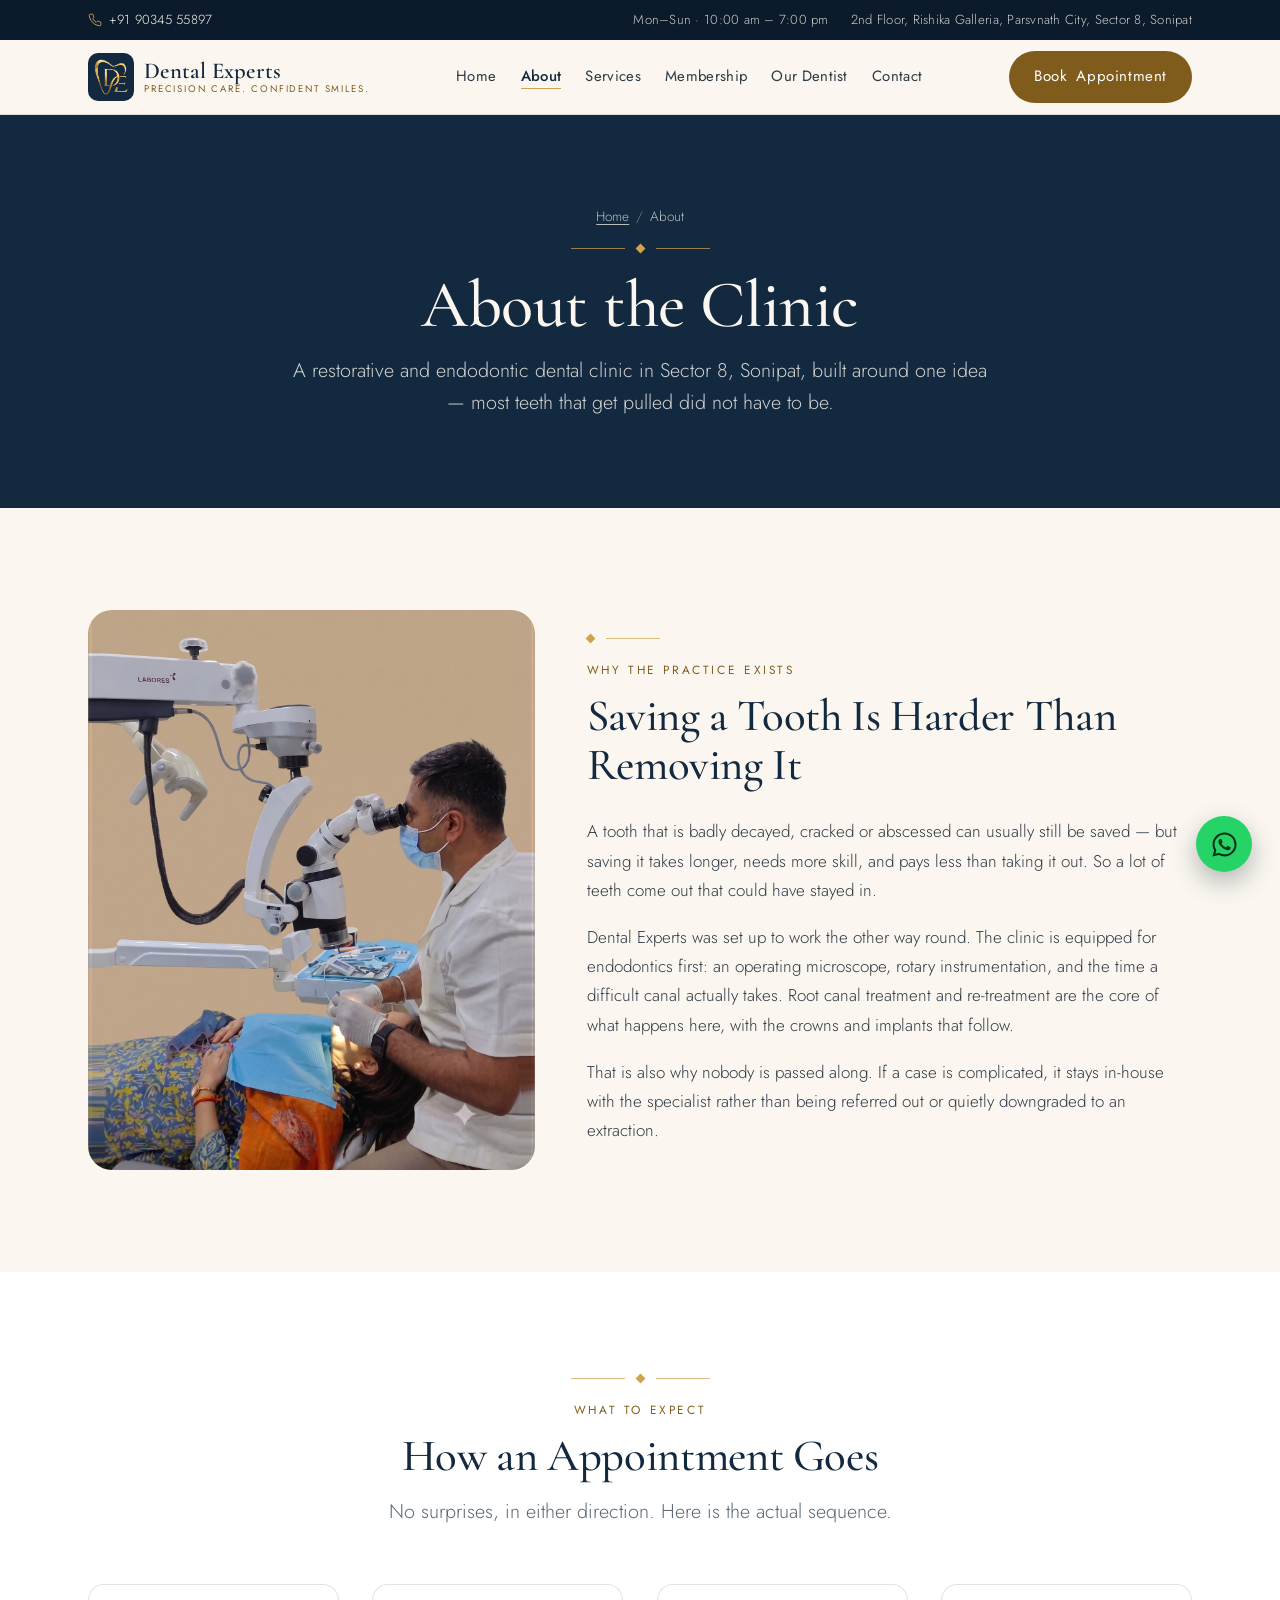
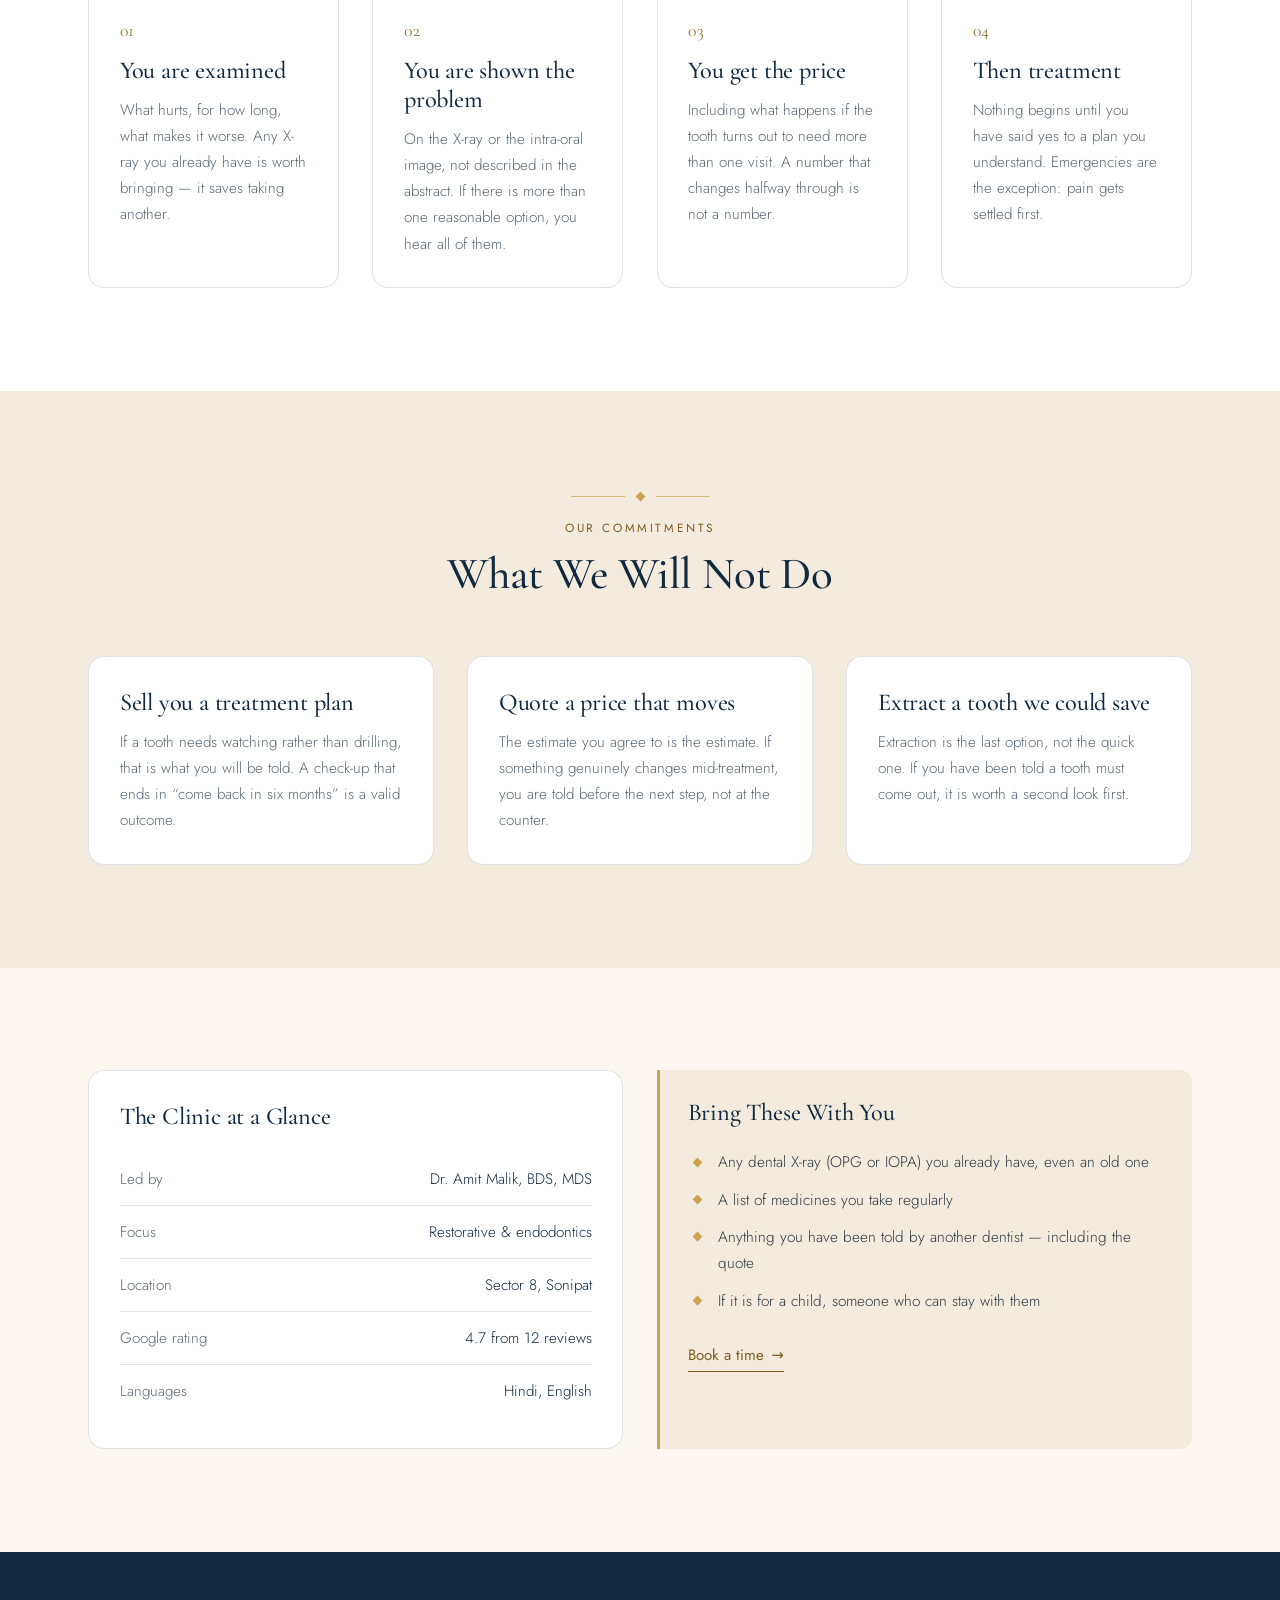
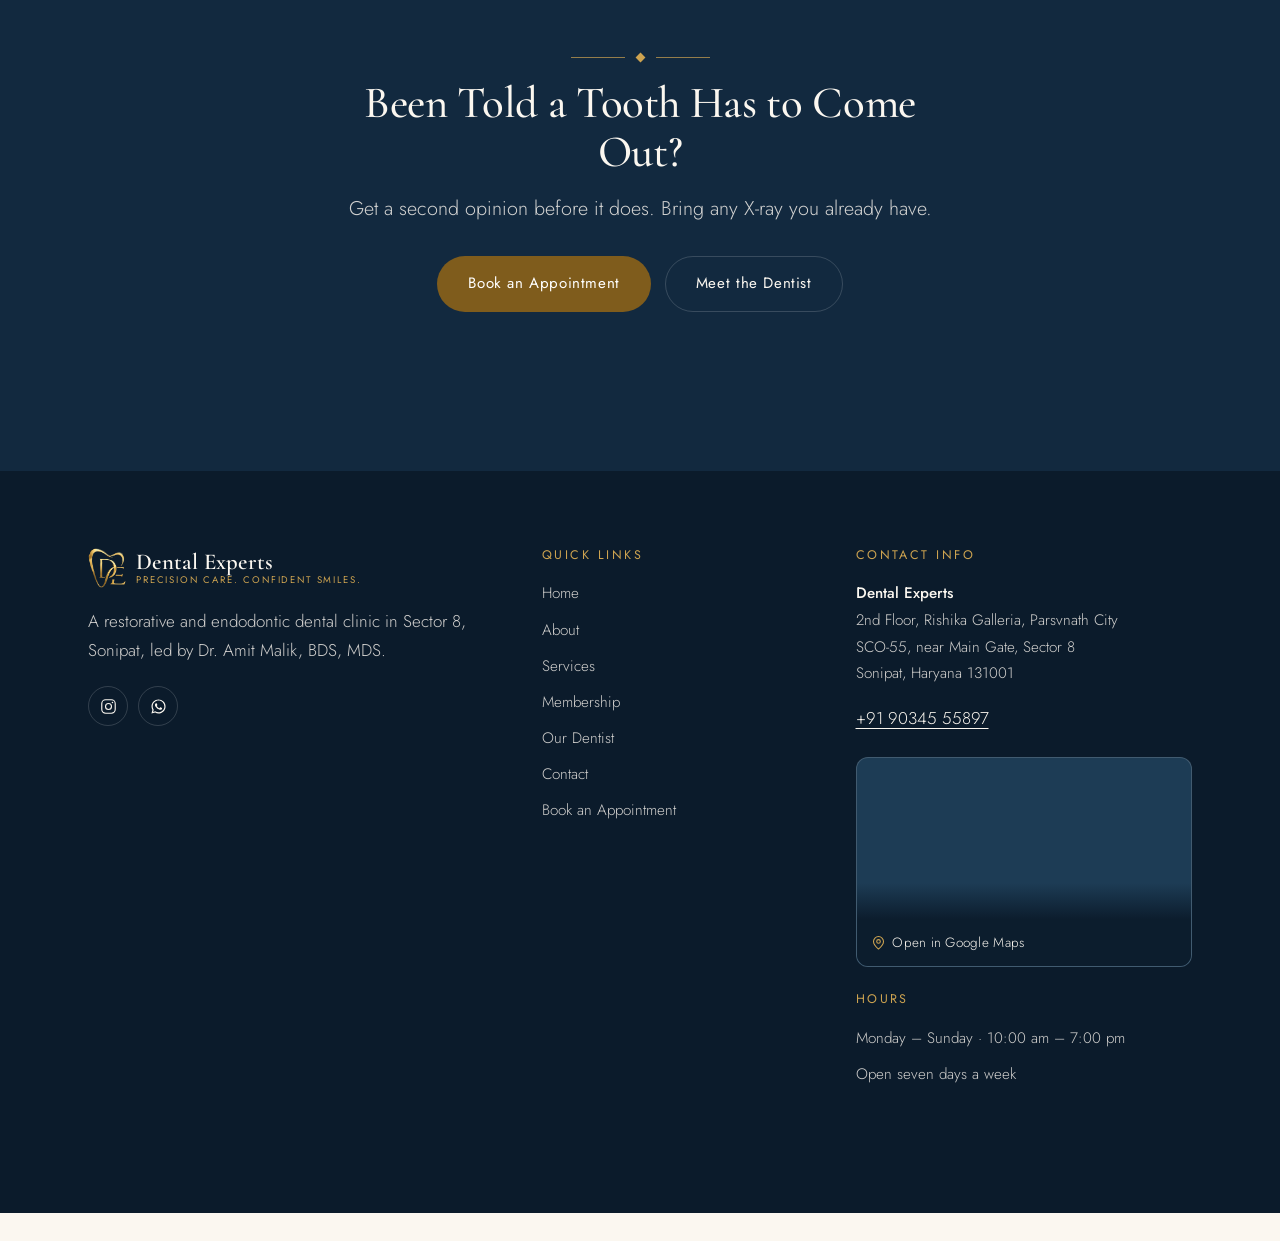
<file: about.html>
<!DOCTYPE html>
<html lang="en-IN">
<head>
<meta charset="utf-8">
<meta name="viewport" content="width=device-width, initial-scale=1">
<title>About Dental Experts | Dental Clinic in Sonipat</title>
<meta name="description" content="Dental Experts is a restorative and endodontic dental clinic in Sector 8, Sonipat, led by Dr. Amit Malik. See how an appointment works and what we will not do.">
<meta name="robots" content="index, follow, max-image-preview:large">
<meta name="theme-color" content="#12293F">
<link rel="canonical" href="https://sonipatdentalexperts.com/about.html">

<meta property="og:type" content="website">
<meta property="og:site_name" content="Dental Experts">
<meta property="og:locale" content="en_IN">
<meta property="og:title" content="About Dental Experts | Dental Clinic in Sonipat">
<meta property="og:description" content="Dental Experts is a restorative and endodontic dental clinic in Sector 8, Sonipat, led by Dr. Amit Malik. See how an appointment works and what we will not do.">
<meta property="og:url" content="https://sonipatdentalexperts.com/about.html">
<meta property="og:image" content="https://sonipatdentalexperts.com/assets/img/og-card.png">
<meta property="og:image:width" content="1200">
<meta property="og:image:height" content="630">
<meta property="og:image:alt" content="Dental Experts, Sonipat - Precision Care. Confident Smiles.">
<meta name="twitter:card" content="summary_large_image">
<meta name="twitter:title" content="About Dental Experts | Dental Clinic in Sonipat">
<meta name="twitter:description" content="Dental Experts is a restorative and endodontic dental clinic in Sector 8, Sonipat, led by Dr. Amit Malik. See how an appointment works and what we will not do.">
<meta name="twitter:image" content="https://sonipatdentalexperts.com/assets/img/og-card.png">
<meta name="twitter:image:alt" content="Dental Experts, Sonipat - Precision Care. Confident Smiles.">

<link rel="icon" href="assets/img/favicon.png" sizes="48x48">
<link rel="apple-touch-icon" href="assets/img/apple-touch-icon.png">

<!-- Marks that scripting is live. The scroll-reveal CSS is gated on this, so
     if JS never runs the page renders normally instead of staying blank. -->
<script>document.documentElement.className += ' js';setTimeout(function(){if(!window.__motion)document.documentElement.classList.remove('js')},3000);</script>

<link rel="preconnect" href="https://fonts.googleapis.com">
<link rel="preconnect" href="https://fonts.gstatic.com" crossorigin>
<link rel="stylesheet" href="https://fonts.googleapis.com/css2?family=Cormorant+Garamond:ital,wght@0,400;0,500;0,600;1,400&family=Jost:wght@300;400;500&display=swap">
<link rel="stylesheet" href="assets/css/site.css">
<script src="assets/js/config.js" defer></script>
<script src="assets/js/site.js" defer></script>

<script type="application/ld+json">
{
  "@context": "https://schema.org",
  "@graph": [
    {
      "@type": "AboutPage",
      "@id": "https://sonipatdentalexperts.com/about.html#webpage",
      "url": "https://sonipatdentalexperts.com/about.html",
      "name": "About Dental Experts | Dental Clinic in Sonipat",
      "inLanguage": "en-IN",
      "isPartOf": { "@id": "https://sonipatdentalexperts.com/#website" },
      "about": { "@id": "https://sonipatdentalexperts.com/#business" },
      "publisher": { "@id": "https://sonipatdentalexperts.com/#business" },
      "primaryImageOfPage": "https://sonipatdentalexperts.com/assets/img/clinic-microscope.jpg",
      "breadcrumb": { "@id": "https://sonipatdentalexperts.com/about.html#breadcrumb" }
    },
    {
      "@type": "BreadcrumbList",
      "@id": "https://sonipatdentalexperts.com/about.html#breadcrumb",
      "itemListElement": [
        { "@type": "ListItem", "position": 1, "name": "Home", "item": "https://sonipatdentalexperts.com/" },
        { "@type": "ListItem", "position": 2, "name": "About", "item": "https://sonipatdentalexperts.com/about.html" }
      ]
    }
  ]
}
</script>
</head>

<body>
<!-- Icon sprite. The five-star row repeats a dozen times across the site;
     defining the path once and referencing it keeps the markup readable. -->
<svg width="0" height="0" style="position:absolute" aria-hidden="true" focusable="false">
  <symbol id="i-star" viewBox="0 0 20 20"><path d="m10 1.6 2.6 5.3 5.8.8-4.2 4.1 1 5.8-5.2-2.7-5.2 2.7 1-5.8L1.6 7.7l5.8-.8L10 1.6Z"/></symbol>
</svg>
<a class="skip" href="#main">Skip to content</a>

<!-- ===================== TOP BAR ===================== -->
<div class="topbar">
  <div class="shell">
    <a href="tel:+919034555897">
      <svg viewBox="0 0 24 24" fill="none" stroke="currentColor" stroke-width="1.6" aria-hidden="true"><path d="M22 16.9v3a2 2 0 0 1-2.2 2 19.8 19.8 0 0 1-8.6-3.1 19.5 19.5 0 0 1-6-6A19.8 19.8 0 0 1 2.1 4.2 2 2 0 0 1 4.1 2h3a2 2 0 0 1 2 1.7c.1 1 .4 1.9.7 2.8a2 2 0 0 1-.5 2.1L8.1 9.9a16 16 0 0 0 6 6l1.3-1.3a2 2 0 0 1 2.1-.4c.9.3 1.8.6 2.8.7a2 2 0 0 1 1.7 2Z"/></svg>
      +91 90345 55897
    </a>
    <div class="tb-r">
      <span>Mon&ndash;Sun &middot; 10:00 am &ndash; 7:00 pm</span>
      <span class="tb-addr">2nd Floor, Rishika Galleria, Parsvnath City, Sector 8, Sonipat</span>
    </div>
  </div>
</div>

<!-- ===================== HEADER ===================== -->
<header class="hdr">
  <div class="shell">
    <a class="brand" href="index.html" aria-label="Dental Experts &mdash; home">
      <img class="brand-mark" src="assets/img/logo-mark.png" alt="" width="128" height="135" decoding="async">
      <span class="brand-tx"><b>Dental Experts</b><span>Precision Care. Confident Smiles.</span></span>
    </a>

    <nav class="nav" aria-label="Main">
      <a href="index.html" data-nav="home">Home</a>
      <a href="about.html" data-nav="about" aria-current="page">About</a>
      <a href="services.html" data-nav="services">Services</a>
      <a href="index.html#membership" data-nav="membership">Membership</a>
      <a href="founder.html" data-nav="founder">Our Dentist</a>
      <a href="contact.html" data-nav="contact">Contact</a>
    </nav>

    <a class="btn btn-gold hdr-cta" href="contact.html#book" aria-label="Book Appointment" style="min-height:46px;padding:12px 24px">Book<span class="cta-rest"> Appointment</span></a>

    <button class="burger" id="drawer-open" type="button" aria-expanded="false" aria-controls="drawer" aria-label="Open menu">
      <i></i><i></i><i></i>
    </button>
  </div>
</header>

<!-- ===================== DRAWER ===================== -->
<div class="drawer" id="drawer" aria-hidden="true" role="dialog" aria-modal="true" aria-label="Site menu">
  <div class="drawer-top">
    <span class="brand">
      <img class="brand-mark" src="assets/img/logo-mark.png" alt="" width="128" height="135" decoding="async">
      <span class="brand-tx"><b>Dental Experts</b><span>Precision Care. Confident Smiles.</span></span>
    </span>
    <button class="drawer-close" id="drawer-close" type="button" aria-label="Close menu">&times;</button>
  </div>

  <nav class="drawer-nav" aria-label="Main">
    <a href="index.html" data-dnav="home">Home</a>
    <a href="about.html" data-dnav="about" aria-current="page">About</a>
    <a href="services.html" data-dnav="services">Services</a>
    <a href="index.html#membership" data-dnav="membership">Membership</a>
    <a href="founder.html" data-dnav="founder">Our Dentist</a>
    <a href="contact.html" data-dnav="contact">Contact</a>
  </nav>

  <div class="drawer-foot">
    <a href="tel:+919034555897">+91 90345 55897</a>
    <span class="tb-addr">2nd Floor, Rishika Galleria, Parsvnath City, Sector 8, Sonipat</span>
    <a href="https://www.instagram.com/dentalexperts.sonipat/" target="_blank" rel="noopener">Instagram</a>
  </div>
</div>

<main id="main">

  <section class="banner">
    <div class="shell rev-kids">
      <p class="crumb"><a href="index.html">Home</a><i>/</i>About</p>
      <div class="orn" aria-hidden="true"><i></i></div>
      <h1 class="d1">About the Clinic</h1>
      <p class="lede">A restorative and endodontic dental clinic in Sector 8, Sonipat, built around one idea &mdash; most teeth that get pulled did not have to be.</p>
    </div>
  </section>

  <!-- ===================== STORY ===================== -->
  <section class="band bg-ivory">
    <div class="shell">
      <div class="team rev-split">
        <figure class="team-fig">
          <img src="assets/img/clinic-microscope.jpg" alt="Dr. Amit Malik treating a patient at the dental operating microscope at Dental Experts, Sonipat" width="1440" height="1800" fetchpriority="high" style="aspect-ratio:4/5">
        </figure>

        <div>
          <div class="orn orn-l" aria-hidden="true"><i></i></div>
          <p class="eyebrow">Why the practice exists</p>
          <h2 class="d2" style="margin-bottom:.6em">Saving a Tooth Is Harder Than Removing It</h2>
          <p>A tooth that is badly decayed, cracked or abscessed can usually still be saved &mdash; but saving it takes longer, needs more skill, and pays less than taking it out. So a lot of teeth come out that could have stayed in.</p>
          <p>Dental Experts was set up to work the other way round. The clinic is equipped for endodontics first: an operating microscope, rotary instrumentation, and the time a difficult canal actually takes. Root canal treatment and re-treatment are the core of what happens here, with the crowns and implants that follow.</p>
          <p>That is also why nobody is passed along. If a case is complicated, it stays in-house with the specialist rather than being referred out or quietly downgraded to an extraction.</p>
        </div>
      </div>
    </div>
  </section>

  <!-- ===================== HOW A VISIT GOES ===================== -->
  <section class="band bg-white">
    <div class="shell">
      <div class="sec-head rev-kids">
        <div class="orn" aria-hidden="true"><i></i></div>
        <p class="eyebrow">What to expect</p>
        <h2 class="d2">How an Appointment Goes</h2>
        <p class="lede">No surprises, in either direction. Here is the actual sequence.</p>
      </div>

      <div class="grid g-4 rev-kids">
        <article class="card">
          <span class="card-num">01</span>
          <h3 class="d3" style="margin-top:.4em">You are examined</h3>
          <p>What hurts, for how long, what makes it worse. Any X-ray you already have is worth bringing &mdash; it saves taking another.</p>
        </article>
        <article class="card">
          <span class="card-num">02</span>
          <h3 class="d3" style="margin-top:.4em">You are shown the problem</h3>
          <p>On the X-ray or the intra-oral image, not described in the abstract. If there is more than one reasonable option, you hear all of them.</p>
        </article>
        <article class="card">
          <span class="card-num">03</span>
          <h3 class="d3" style="margin-top:.4em">You get the price</h3>
          <p>Including what happens if the tooth turns out to need more than one visit. A number that changes halfway through is not a number.</p>
        </article>
        <article class="card">
          <span class="card-num">04</span>
          <h3 class="d3" style="margin-top:.4em">Then treatment</h3>
          <p>Nothing begins until you have said yes to a plan you understand. Emergencies are the exception: pain gets settled first.</p>
        </article>
      </div>
    </div>
  </section>

  <!-- ===================== WHAT WE WON'T DO ===================== -->
  <section class="band bg-stone">
    <div class="shell">
      <div class="sec-head rev-kids">
        <div class="orn" aria-hidden="true"><i></i></div>
        <p class="eyebrow">Our commitments</p>
        <h2 class="d2">What We Will Not Do</h2>
      </div>

      <div class="grid g-3 rev-kids">
        <article class="card">
          <h3 class="d3">Sell you a treatment plan</h3>
          <p>If a tooth needs watching rather than drilling, that is what you will be told. A check-up that ends in &ldquo;come back in six months&rdquo; is a valid outcome.</p>
        </article>
        <article class="card">
          <h3 class="d3">Quote a price that moves</h3>
          <p>The estimate you agree to is the estimate. If something genuinely changes mid-treatment, you are told before the next step, not at the counter.</p>
        </article>
        <article class="card">
          <h3 class="d3">Extract a tooth we could save</h3>
          <p>Extraction is the last option, not the quick one. If you have been told a tooth must come out, it is worth a second look first.</p>
        </article>
      </div>
    </div>
  </section>

  <!-- ===================== PRACTICAL ===================== -->
  <section class="band bg-ivory">
    <div class="shell">
      <div class="grid g-2 rev-kids">
        <div class="card">
          <h3 class="d3" style="margin-bottom:.9em">The Clinic at a Glance</h3>
          <dl class="rows">
            <div><dt>Led by</dt><dd>Dr. Amit Malik, BDS, MDS</dd></div>
            <div><dt>Focus</dt><dd>Restorative &amp; endodontics</dd></div>
            <div><dt>Location</dt><dd>Sector 8, Sonipat</dd></div>
            <div><dt>Google rating</dt><dd>4.7 from 12 reviews</dd></div>
            <div><dt>Languages</dt><dd>Hindi, English</dd></div>
          </dl>
        </div>

        <div class="panel">
          <h3 class="d3" style="margin-bottom:.9em">Bring These With You</h3>
          <ul class="ticks">
            <li>Any dental X-ray (OPG or IOPA) you already have, even an old one</li>
            <li>A list of medicines you take regularly</li>
            <li>Anything you have been told by another dentist &mdash; including the quote</li>
            <li>If it is for a child, someone who can stay with them</li>
          </ul>
          <p style="margin-top:1.6rem"><a class="link-a" href="contact.html#book">Book a time</a></p>
        </div>
      </div>
    </div>
  </section>

  <section class="band bg-navy">
    <div class="shell">
      <div class="sec-head rev-kids">
        <div class="orn" aria-hidden="true"><i></i></div>
        <h2 class="d2">Been Told a Tooth Has to Come Out?</h2>
        <p class="lede">Get a second opinion before it does. Bring any X-ray you already have.</p>
        <p style="margin-top:2rem;display:flex;flex-wrap:wrap;gap:14px;justify-content:center">
          <a class="btn btn-gold" href="contact.html#book">Book an Appointment</a>
          <a class="btn btn-line" href="founder.html">Meet the Dentist</a>
        </p>
      </div>
    </div>
  </section>

</main>
<!-- ===================== FOOTER ===================== -->
<footer class="foot">
  <div class="shell">
    <div class="foot-grid rev-kids">
      <div>
        <a class="brand" href="index.html">
          <img class="brand-mark" src="assets/img/logo-mark.png" alt="" width="128" height="135" decoding="async">
          <span class="brand-tx"><b>Dental Experts</b><span>Precision Care. Confident Smiles.</span></span>
        </a>
        <p style="max-width:38ch">A restorative and endodontic dental clinic in Sector 8, Sonipat, led by Dr.&nbsp;Amit Malik, BDS, MDS.</p>
        <div class="socials">
          <a href="https://www.instagram.com/dentalexperts.sonipat/" target="_blank" rel="noopener" aria-label="Dental Experts on Instagram">
            <svg viewBox="0 0 24 24" fill="none" stroke="currentColor" stroke-width="1.6" aria-hidden="true"><rect x="2.5" y="2.5" width="19" height="19" rx="5.5"/><circle cx="12" cy="12" r="4.2"/><circle cx="17.6" cy="6.4" r="1.1" fill="currentColor" stroke="none"/></svg>
          </a>
          <a href="https://wa.me/919034555897?text=Hello%20Dental%20Experts%2C%20I%20would%20like%20to%20book%20an%20appointment." target="_blank" rel="noopener" aria-label="Message Dental Experts on WhatsApp">
            <svg viewBox="0 0 24 24" fill="currentColor" aria-hidden="true"><path d="M12.04 2C6.58 2 2.13 6.45 2.13 11.91c0 1.75.46 3.45 1.32 4.95L2 22l5.25-1.38a9.9 9.9 0 0 0 4.79 1.22h.01c5.46 0 9.91-4.45 9.91-9.91 0-2.65-1.03-5.14-2.9-7.01A9.82 9.82 0 0 0 12.04 2Zm0 18.15h-.01a8.2 8.2 0 0 1-4.19-1.15l-.3-.18-3.12.82.83-3.04-.2-.31a8.2 8.2 0 0 1-1.26-4.38c0-4.54 3.7-8.24 8.25-8.24 2.2 0 4.27.86 5.83 2.42a8.2 8.2 0 0 1 2.41 5.83c0 4.54-3.7 8.23-8.24 8.23Zm4.52-6.16c-.25-.12-1.47-.72-1.69-.81-.23-.08-.39-.12-.56.13-.16.24-.64.8-.79.97-.14.16-.29.18-.54.06-.25-.12-1.05-.39-1.99-1.23-.74-.66-1.23-1.47-1.38-1.72-.14-.25-.01-.38.11-.5.11-.11.25-.29.37-.43.13-.15.17-.25.25-.41.08-.17.04-.31-.02-.43-.06-.12-.56-1.34-.76-1.84-.2-.48-.4-.42-.56-.43h-.47c-.17 0-.43.06-.66.31-.22.25-.87.85-.87 2.07s.89 2.4 1.02 2.56c.12.17 1.75 2.67 4.23 3.74.59.26 1.05.41 1.41.52.59.19 1.13.16 1.56.1.48-.07 1.47-.6 1.68-1.18.21-.58.21-1.08.14-1.18-.06-.11-.22-.17-.47-.29Z"/></svg>
          </a>
        </div>
      </div>

      <div>
        <h3>Quick Links</h3>
        <ul class="foot-links">
          <li><a href="index.html">Home</a></li>
          <li><a href="about.html">About</a></li>
          <li><a href="services.html">Services</a></li>
          <li><a href="index.html#membership">Membership</a></li>
          <li><a href="founder.html">Our Dentist</a></li>
          <li><a href="contact.html">Contact</a></li>
          <li><a href="contact.html#book">Book an Appointment</a></li>
        </ul>
      </div>

      <div>
        <h3>Contact Info</h3>
        <address>
          <strong style="color:var(--ivory);font-weight:500">Dental Experts</strong><br>
          <a class="foot-addr" href="https://www.google.com/maps/search/?api=1&amp;query=Dental+Experts%2C+Rishika+Galleria%2C+Sector+8%2C+Sonipat%2C+Haryana+131001" target="_blank" rel="noopener">
            2nd Floor, Rishika Galleria, Parsvnath City<br>
            SCO-55, near Main Gate, Sector 8<br>
            Sonipat, Haryana 131001
          </a>
        </address>
        <p style="margin-top:1em"><a href="tel:+919034555897">+91 90345 55897</a></p>

        <!-- Location card.
             The whole card is one link to Google Maps, so the embed inside must
             not take the click or a second tab stop: pointer-events:none in the
             CSS, aria-hidden + tabindex="-1" here. loading="lazy" keeps the
             third-party request off the wire until the footer is reached. -->
        <a class="foot-map"
           href="https://www.google.com/maps/search/?api=1&amp;query=Dental+Experts%2C+Rishika+Galleria%2C+Sector+8%2C+Sonipat%2C+Haryana+131001"
           target="_blank" rel="noopener"
           aria-label="Open in Google Maps &mdash; Dental Experts, Sector 8, Sonipat">
          <iframe
            src="https://www.google.com/maps?q=Dental%20Experts%2C%20Rishika%20Galleria%2C%20Sector%208%2C%20Sonipat%2C%20Haryana%20131001&amp;output=embed"
            title="Map of Dental Experts, Sector 8, Sonipat"
            aria-hidden="true" tabindex="-1"
            loading="lazy" referrerpolicy="no-referrer-when-downgrade"></iframe>
          <span class="foot-map-cta">
            <svg viewBox="0 0 24 24" fill="none" stroke="currentColor" stroke-width="1.7" stroke-linecap="round" stroke-linejoin="round" aria-hidden="true"><path d="M20 10.5c0 5.5-8 12-8 12s-8-6.5-8-12a8 8 0 0 1 16 0Z"/><circle cx="12" cy="10.3" r="2.9"/></svg>
            Open in Google Maps
          </span>
        </a>
        <h3 style="margin-top:2em">Hours</h3>
        <ul class="foot-links">
          <li>Monday &ndash; Sunday &middot; 10:00 am &ndash; 7:00 pm</li>
          <li>Open seven days a week</li>
        </ul>
      </div>
    </div>

    <div class="foot-bar rev">
      <span>&copy; 2026 Dental Experts, Sonipat. Precision Care. Confident Smiles.</span>
      <span>Information here is general and not a substitute for an examination.</span>
    </div>
  </div>
</footer>

<a class="wa-float" href="https://wa.me/919034555897?text=Hello%20Dental%20Experts%2C%20I%20would%20like%20to%20book%20an%20appointment."
   target="_blank" rel="noopener" aria-label="Message Dental Experts on WhatsApp">
  <svg viewBox="0 0 24 24" fill="currentColor" aria-hidden="true">
    <path d="M12.04 2C6.58 2 2.13 6.45 2.13 11.91c0 1.75.46 3.45 1.32 4.95L2 22l5.25-1.38a9.9 9.9 0 0 0 4.79 1.22h.01c5.46 0 9.91-4.45 9.91-9.91 0-2.65-1.03-5.14-2.9-7.01A9.82 9.82 0 0 0 12.04 2Zm0 18.15h-.01a8.2 8.2 0 0 1-4.19-1.15l-.3-.18-3.12.82.83-3.04-.2-.31a8.2 8.2 0 0 1-1.26-4.38c0-4.54 3.7-8.24 8.25-8.24 2.2 0 4.27.86 5.83 2.42a8.2 8.2 0 0 1 2.41 5.83c0 4.54-3.7 8.23-8.24 8.23Zm4.52-6.16c-.25-.12-1.47-.72-1.69-.81-.23-.08-.39-.12-.56.13-.16.24-.64.8-.79.97-.14.16-.29.18-.54.06-.25-.12-1.05-.39-1.99-1.23-.74-.66-1.23-1.47-1.38-1.72-.14-.25-.01-.38.11-.5.11-.11.25-.29.37-.43.13-.15.17-.25.25-.41.08-.17.04-.31-.02-.43-.06-.12-.56-1.34-.76-1.84-.2-.48-.4-.42-.56-.43h-.47c-.17 0-.43.06-.66.31-.22.25-.87.85-.87 2.07s.89 2.4 1.02 2.56c.12.17 1.75 2.67 4.23 3.74.59.26 1.05.41 1.41.52.59.19 1.13.16 1.56.1.48-.07 1.47-.6 1.68-1.18.21-.58.21-1.08.14-1.18-.06-.11-.22-.17-.47-.29Z"/>
  </svg>
</a>

</body>
</html>
</file>
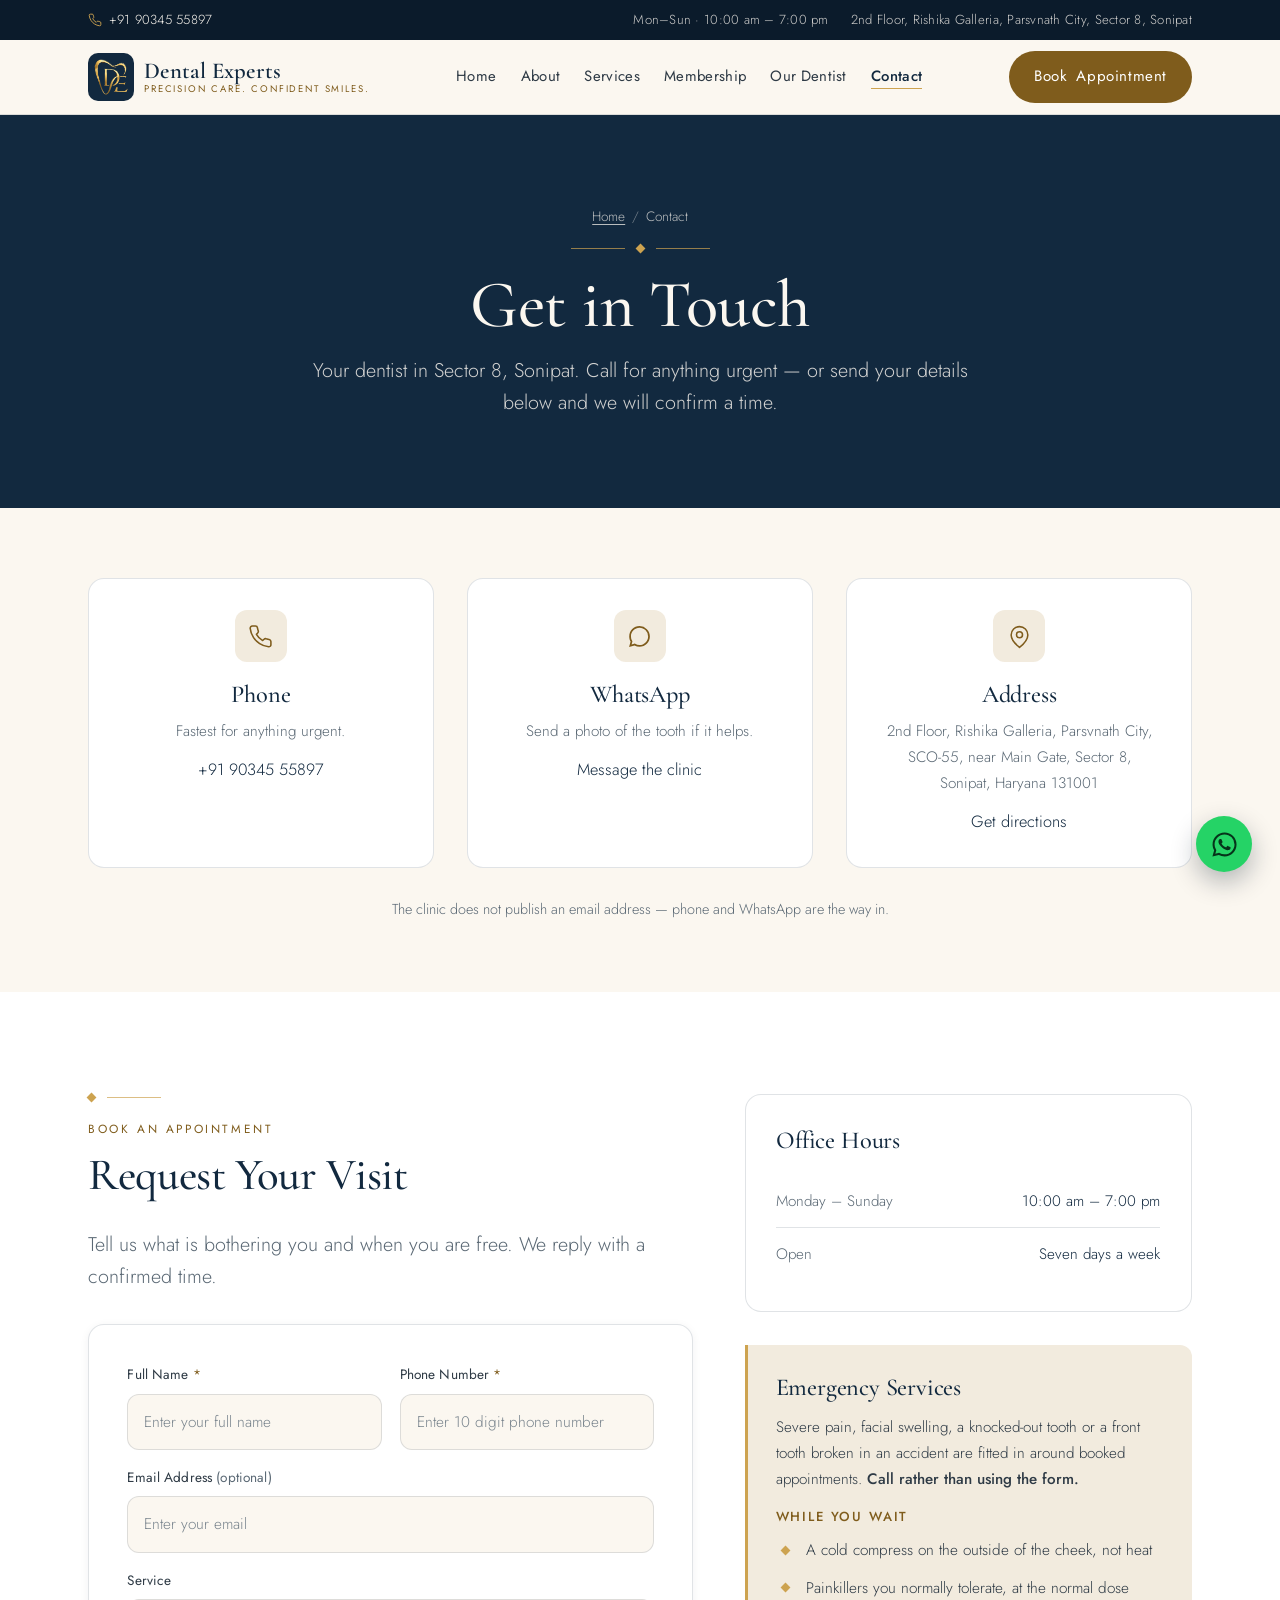
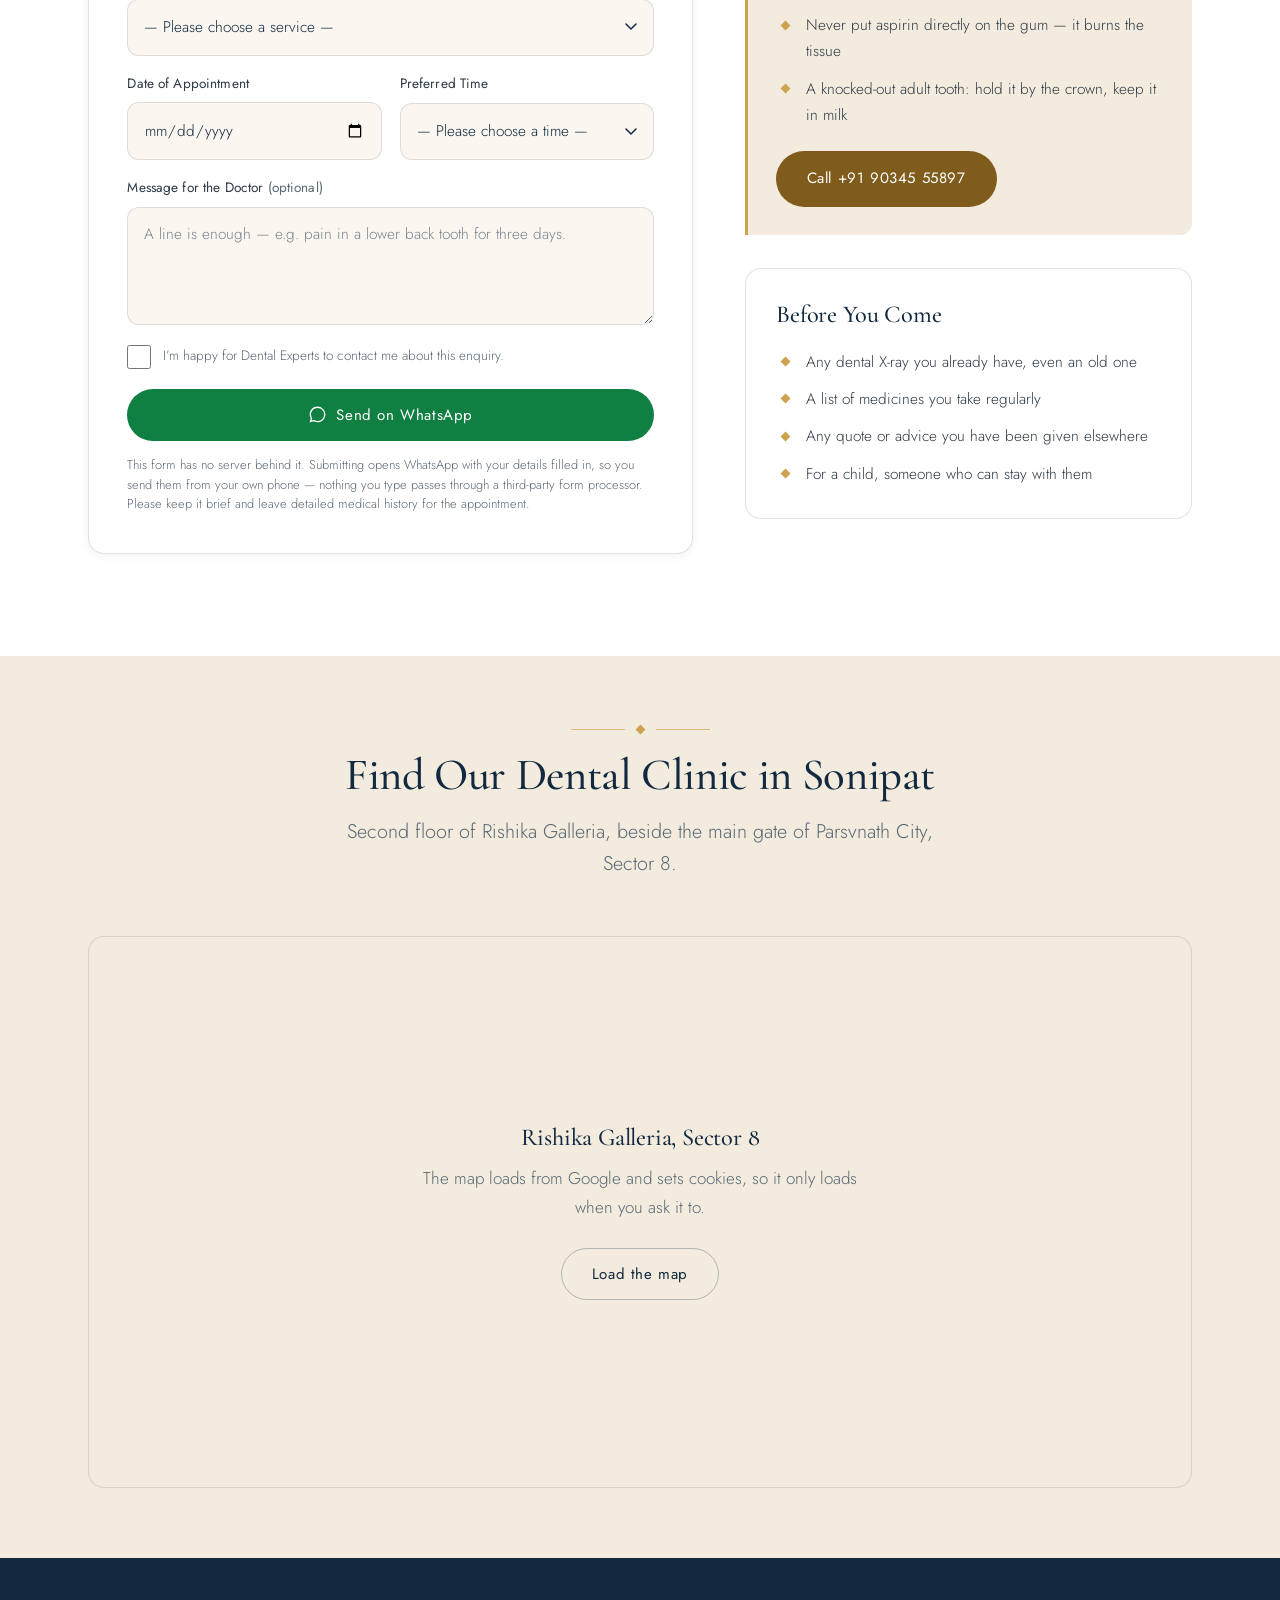
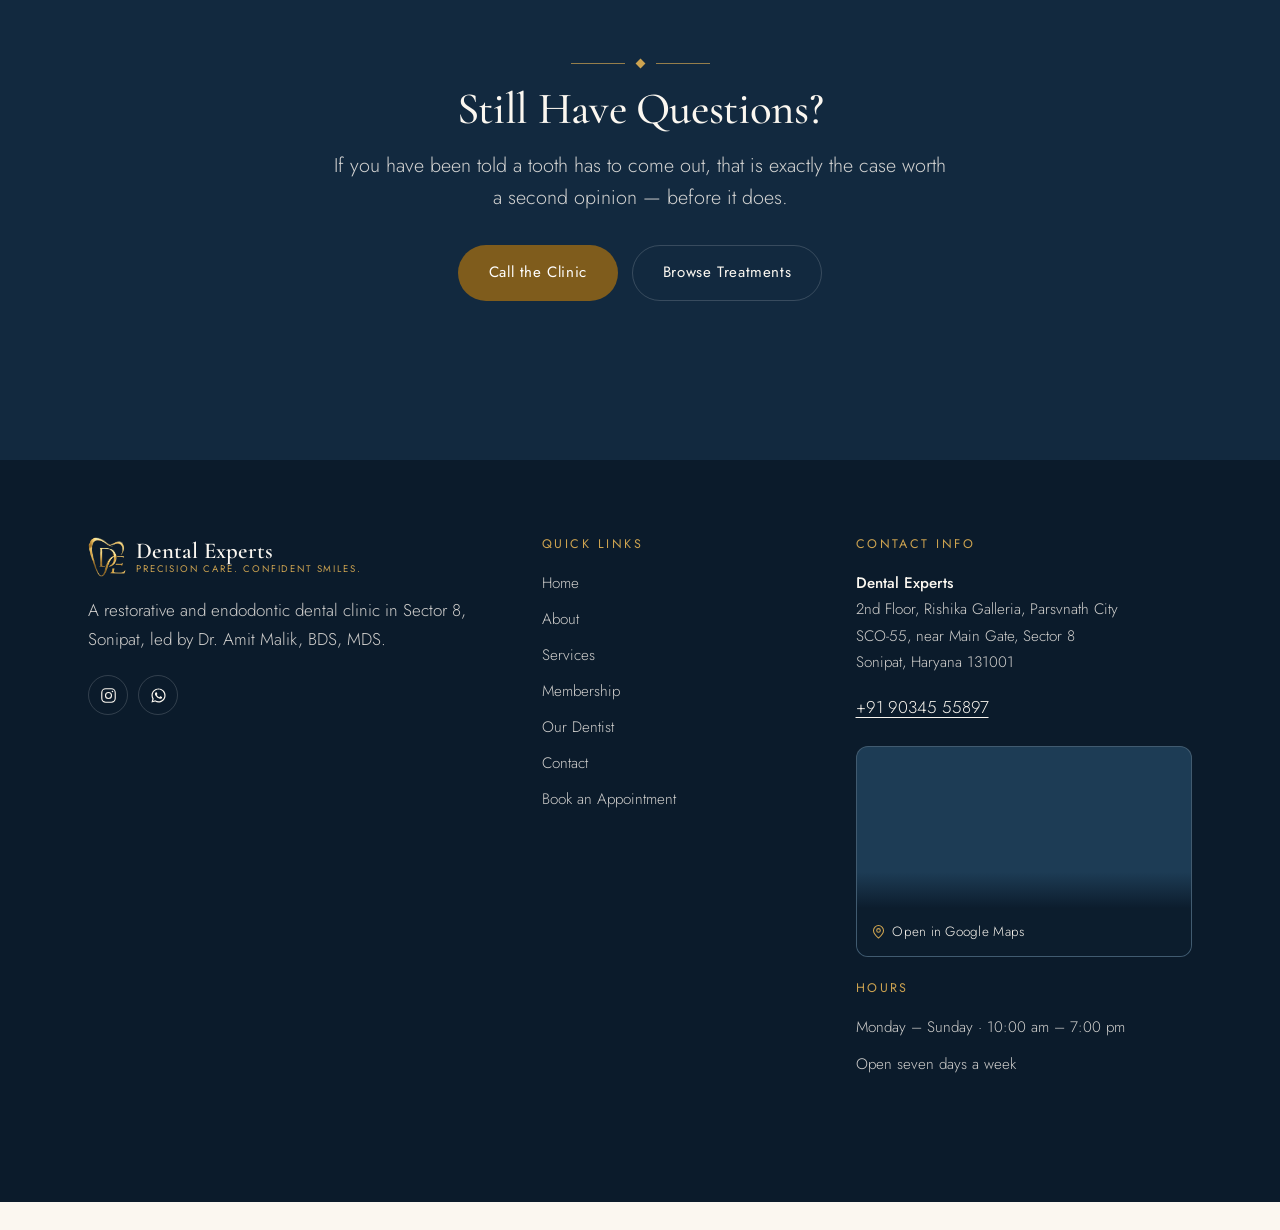
<file: contact.html>
<!DOCTYPE html>
<html lang="en-IN">
<head>
<meta charset="utf-8">
<meta name="viewport" content="width=device-width, initial-scale=1">
<title>Contact &amp; Book a Dentist in Sonipat | Dental Experts</title>
<meta name="description" content="Book a dentist in Sonipat: Dental Experts, 2nd Floor, Rishika Galleria, Sector 8. Call +91 90345 55897 or book on WhatsApp. Open 7 days, 10 am to 7 pm.">
<meta name="robots" content="index, follow, max-image-preview:large">
<meta name="theme-color" content="#12293F">
<link rel="canonical" href="https://sonipatdentalexperts.com/contact.html">

<meta property="og:type" content="website">
<meta property="og:site_name" content="Dental Experts">
<meta property="og:locale" content="en_IN">
<meta property="og:title" content="Contact &amp; Book a Dentist in Sonipat | Dental Experts">
<meta property="og:description" content="Book a dentist in Sonipat: Dental Experts, 2nd Floor, Rishika Galleria, Sector 8. Call +91 90345 55897 or book on WhatsApp. Open 7 days, 10 am to 7 pm.">
<meta property="og:url" content="https://sonipatdentalexperts.com/contact.html">
<meta property="og:image" content="https://sonipatdentalexperts.com/assets/img/og-card.png">
<meta property="og:image:width" content="1200">
<meta property="og:image:height" content="630">
<meta property="og:image:alt" content="Dental Experts, Sonipat - Precision Care. Confident Smiles.">
<meta name="twitter:card" content="summary_large_image">
<meta name="twitter:title" content="Contact &amp; Book a Dentist in Sonipat | Dental Experts">
<meta name="twitter:description" content="Book a dentist in Sonipat: Dental Experts, 2nd Floor, Rishika Galleria, Sector 8. Call +91 90345 55897 or book on WhatsApp. Open 7 days, 10 am to 7 pm.">
<meta name="twitter:image" content="https://sonipatdentalexperts.com/assets/img/og-card.png">
<meta name="twitter:image:alt" content="Dental Experts, Sonipat - Precision Care. Confident Smiles.">

<link rel="icon" href="assets/img/favicon.png" sizes="48x48">
<link rel="apple-touch-icon" href="assets/img/apple-touch-icon.png">

<!-- Marks that scripting is live. The scroll-reveal CSS is gated on this, so
     if JS never runs the page renders normally instead of staying blank. -->
<script>document.documentElement.className += ' js';setTimeout(function(){if(!window.__motion)document.documentElement.classList.remove('js')},3000);</script>

<link rel="preconnect" href="https://fonts.googleapis.com">
<link rel="preconnect" href="https://fonts.gstatic.com" crossorigin>
<link rel="stylesheet" href="https://fonts.googleapis.com/css2?family=Cormorant+Garamond:ital,wght@0,400;0,500;0,600;1,400&family=Jost:wght@300;400;500&display=swap">
<link rel="stylesheet" href="assets/css/site.css">
<script src="assets/js/config.js" defer></script>
<script src="assets/js/site.js" defer></script>

<script type="application/ld+json">
{
  "@context": "https://schema.org",
  "@graph": [
    {
      "@type": "ContactPage",
      "@id": "https://sonipatdentalexperts.com/contact.html#webpage",
      "url": "https://sonipatdentalexperts.com/contact.html",
      "name": "Contact & Book a Dentist in Sonipat | Dental Experts",
      "inLanguage": "en-IN",
      "isPartOf": { "@id": "https://sonipatdentalexperts.com/#website" },
      "about": { "@id": "https://sonipatdentalexperts.com/#business" },
      "publisher": { "@id": "https://sonipatdentalexperts.com/#business" },
      "breadcrumb": { "@id": "https://sonipatdentalexperts.com/contact.html#breadcrumb" }
    },
    {
      "@type": "Dentist",
      "@id": "https://sonipatdentalexperts.com/#business",
      "name": "Dental Experts",
      "slogan": "Precision Care. Confident Smiles.",
      "url": "https://sonipatdentalexperts.com/",
      "logo": "https://sonipatdentalexperts.com/assets/img/logo-full.png",
      "image": "https://sonipatdentalexperts.com/assets/img/dr-amit-malik-clinic.jpg",
      "telephone": "+919034555897",
      "address": {
        "@type": "PostalAddress",
        "streetAddress": "2nd Floor, Rishika Galleria, Parsvnath City, SCO-55, near Main Gate, Sector 8",
        "addressLocality": "Sonipat",
        "addressRegion": "Haryana",
        "postalCode": "131001",
        "addressCountry": "IN"
      },
      "hasMap": "https://www.google.com/maps/search/?api=1&query=Dental+Experts%2C+Rishika+Galleria%2C+Sector+8%2C+Sonipat%2C+Haryana+131001",
      "openingHoursSpecification": [{
        "@type": "OpeningHoursSpecification",
        "dayOfWeek": ["Monday","Tuesday","Wednesday","Thursday","Friday","Saturday","Sunday"],
        "opens": "10:00",
        "closes": "19:00"
      }],
      "contactPoint": {
        "@type": "ContactPoint",
        "contactType": "appointments",
        "telephone": "+919034555897",
        "areaServed": "IN",
        "availableLanguage": ["Hindi", "English"]
      },
      "areaServed": [
        { "@type": "City", "name": "Sonipat" },
        { "@type": "AdministrativeArea", "name": "Haryana" }
      ],
      "medicalSpecialty": "https://schema.org/Dentistry",
      "sameAs": ["https://www.instagram.com/dentalexperts.sonipat/"],
      "founder": {
        "@type": "Person",
        "@id": "https://sonipatdentalexperts.com/#dr-amit-malik",
        "name": "Dr. Amit Malik",
        "honorificSuffix": "BDS, MDS",
        "jobTitle": "Restorative Dentist & Micro Endodontist",
        "url": "https://sonipatdentalexperts.com/founder.html"
      }
    },
    {
      "@type": "BreadcrumbList",
      "@id": "https://sonipatdentalexperts.com/contact.html#breadcrumb",
      "itemListElement": [
        { "@type": "ListItem", "position": 1, "name": "Home", "item": "https://sonipatdentalexperts.com/" },
        { "@type": "ListItem", "position": 2, "name": "Contact", "item": "https://sonipatdentalexperts.com/contact.html" }
      ]
    }
  ]
}
</script>
</head>

<body>
<!-- Icon sprite. The five-star row repeats a dozen times across the site;
     defining the path once and referencing it keeps the markup readable. -->
<svg width="0" height="0" style="position:absolute" aria-hidden="true" focusable="false">
  <symbol id="i-star" viewBox="0 0 20 20"><path d="m10 1.6 2.6 5.3 5.8.8-4.2 4.1 1 5.8-5.2-2.7-5.2 2.7 1-5.8L1.6 7.7l5.8-.8L10 1.6Z"/></symbol>
</svg>
<a class="skip" href="#main">Skip to content</a>

<!-- ===================== TOP BAR ===================== -->
<div class="topbar">
  <div class="shell">
    <a href="tel:+919034555897">
      <svg viewBox="0 0 24 24" fill="none" stroke="currentColor" stroke-width="1.6" aria-hidden="true"><path d="M22 16.9v3a2 2 0 0 1-2.2 2 19.8 19.8 0 0 1-8.6-3.1 19.5 19.5 0 0 1-6-6A19.8 19.8 0 0 1 2.1 4.2 2 2 0 0 1 4.1 2h3a2 2 0 0 1 2 1.7c.1 1 .4 1.9.7 2.8a2 2 0 0 1-.5 2.1L8.1 9.9a16 16 0 0 0 6 6l1.3-1.3a2 2 0 0 1 2.1-.4c.9.3 1.8.6 2.8.7a2 2 0 0 1 1.7 2Z"/></svg>
      +91 90345 55897
    </a>
    <div class="tb-r">
      <span>Mon&ndash;Sun &middot; 10:00 am &ndash; 7:00 pm</span>
      <span class="tb-addr">2nd Floor, Rishika Galleria, Parsvnath City, Sector 8, Sonipat</span>
    </div>
  </div>
</div>

<!-- ===================== HEADER ===================== -->
<header class="hdr">
  <div class="shell">
    <a class="brand" href="index.html" aria-label="Dental Experts &mdash; home">
      <img class="brand-mark" src="assets/img/logo-mark.png" alt="" width="128" height="135" decoding="async">
      <span class="brand-tx"><b>Dental Experts</b><span>Precision Care. Confident Smiles.</span></span>
    </a>

    <nav class="nav" aria-label="Main">
      <a href="index.html" data-nav="home">Home</a>
      <a href="about.html" data-nav="about">About</a>
      <a href="services.html" data-nav="services">Services</a>
      <a href="index.html#membership" data-nav="membership">Membership</a>
      <a href="founder.html" data-nav="founder">Our Dentist</a>
      <a href="contact.html" data-nav="contact" aria-current="page">Contact</a>
    </nav>

    <a class="btn btn-gold hdr-cta" href="contact.html#book" aria-label="Book Appointment" style="min-height:46px;padding:12px 24px">Book<span class="cta-rest"> Appointment</span></a>

    <button class="burger" id="drawer-open" type="button" aria-expanded="false" aria-controls="drawer" aria-label="Open menu">
      <i></i><i></i><i></i>
    </button>
  </div>
</header>

<!-- ===================== DRAWER ===================== -->
<div class="drawer" id="drawer" aria-hidden="true" role="dialog" aria-modal="true" aria-label="Site menu">
  <div class="drawer-top">
    <span class="brand">
      <img class="brand-mark" src="assets/img/logo-mark.png" alt="" width="128" height="135" decoding="async">
      <span class="brand-tx"><b>Dental Experts</b><span>Precision Care. Confident Smiles.</span></span>
    </span>
    <button class="drawer-close" id="drawer-close" type="button" aria-label="Close menu">&times;</button>
  </div>

  <nav class="drawer-nav" aria-label="Main">
    <a href="index.html" data-dnav="home">Home</a>
    <a href="about.html" data-dnav="about">About</a>
    <a href="services.html" data-dnav="services">Services</a>
    <a href="index.html#membership" data-dnav="membership">Membership</a>
    <a href="founder.html" data-dnav="founder">Our Dentist</a>
    <a href="contact.html" data-dnav="contact" aria-current="page">Contact</a>
  </nav>

  <div class="drawer-foot">
    <a href="tel:+919034555897">+91 90345 55897</a>
    <span class="tb-addr">2nd Floor, Rishika Galleria, Parsvnath City, Sector 8, Sonipat</span>
    <a href="https://www.instagram.com/dentalexperts.sonipat/" target="_blank" rel="noopener">Instagram</a>
  </div>
</div>

<main id="main">

  <!-- ===================== BANNER ===================== -->
  <section class="banner">
    <div class="shell rev-kids">
      <p class="crumb"><a href="index.html">Home</a><i>/</i>Contact</p>
      <div class="orn" aria-hidden="true"><i></i></div>
      <h1 class="d1">Get in Touch</h1>
      <p class="lede">Your dentist in Sector 8, Sonipat. Call for anything urgent &mdash; or send your details below and we will confirm a time.</p>
    </div>
  </section>

  <!-- ===================== CONTACT CARDS ===================== -->
  <section class="band-tight bg-ivory">
    <div class="shell">
      <h2 class="sr-only">How to reach the clinic</h2>

      <div class="grid g-3 rev-kids">
        <article class="card contact-card">
          <span class="ico" aria-hidden="true">
            <svg viewBox="0 0 24 24" fill="none" stroke="currentColor" stroke-width="1.5" stroke-linecap="round" stroke-linejoin="round"><path d="M22 16.9v3a2 2 0 0 1-2.2 2 19.8 19.8 0 0 1-8.6-3.1 19.5 19.5 0 0 1-6-6A19.8 19.8 0 0 1 2.1 4.2 2 2 0 0 1 4.1 2h3a2 2 0 0 1 2 1.7c.1 1 .4 1.9.7 2.8a2 2 0 0 1-.5 2.1L8.1 9.9a16 16 0 0 0 6 6l1.3-1.3a2 2 0 0 1 2.1-.4c.9.3 1.8.6 2.8.7a2 2 0 0 1 1.7 2Z"/></svg>
          </span>
          <h3 class="d3">Phone</h3>
          <p style="margin-bottom:.7em">Fastest for anything urgent.</p>
          <a href="tel:+919034555897">+91 90345 55897</a>
        </article>

        <article class="card contact-card">
          <span class="ico" aria-hidden="true">
            <svg viewBox="0 0 24 24" fill="currentColor" aria-hidden="true"><path d="M12.04 2C6.58 2 2.13 6.45 2.13 11.91c0 1.75.46 3.45 1.32 4.95L2 22l5.25-1.38a9.9 9.9 0 0 0 4.79 1.22h.01c5.46 0 9.91-4.45 9.91-9.91 0-2.65-1.03-5.14-2.9-7.01A9.82 9.82 0 0 0 12.04 2Zm0 18.15h-.01a8.2 8.2 0 0 1-4.19-1.15l-.3-.18-3.12.82.83-3.04-.2-.31a8.2 8.2 0 0 1-1.26-4.38c0-4.54 3.7-8.24 8.25-8.24 2.2 0 4.27.86 5.83 2.42a8.2 8.2 0 0 1 2.41 5.83c0 4.54-3.7 8.23-8.24 8.23Z"/></svg>
          </span>
          <h3 class="d3">WhatsApp</h3>
          <p style="margin-bottom:.7em">Send a photo of the tooth if it helps.</p>
          <a href="https://wa.me/919034555897?text=Hello%20Dental%20Experts%2C%20I%20would%20like%20to%20book%20an%20appointment." target="_blank" rel="noopener">Message the clinic</a>
        </article>

        <article class="card contact-card">
          <span class="ico" aria-hidden="true">
            <svg viewBox="0 0 24 24" fill="none" stroke="currentColor" stroke-width="1.5" stroke-linecap="round" stroke-linejoin="round"><path d="M20 10.5c0 5.5-8 12-8 12s-8-6.5-8-12a8 8 0 0 1 16 0Z"/><circle cx="12" cy="10.3" r="2.9"/></svg>
          </span>
          <h3 class="d3">Address</h3>
          <p style="margin-bottom:.7em">2nd Floor, Rishika Galleria, Parsvnath City,<br>SCO-55, near Main Gate, Sector 8,<br>Sonipat, Haryana 131001</p>
          <a href="https://www.google.com/maps/search/?api=1&amp;query=Dental+Experts%2C+Rishika+Galleria%2C+Sector+8%2C+Sonipat%2C+Haryana+131001" target="_blank" rel="noopener">Get directions</a>
        </article>
      </div>

      <!-- No email address is published for this clinic, so the third card is
           the address rather than an inbox nobody reads. -->
      <p class="muted" style="text-align:center;margin-top:1.8rem;font-size:.9rem">
        The clinic does not publish an email address &mdash; phone and WhatsApp are the way in.
      </p>
    </div>
  </section>

  <!-- ===================== BOOKING FORM ===================== -->
  <section class="band bg-white" id="book">
    <div class="shell">
      <div class="book-grid rev-split" id="book-grid">
        <div>
          <div class="orn orn-l" aria-hidden="true"><i></i></div>
          <p class="eyebrow">Book an appointment</p>
          <h2 class="d2" style="margin-bottom:.6em">Request Your Visit</h2>
          <p class="lede">Tell us what is bothering you and when you are free. We reply with a confirmed time.</p>
          <div class="form-card" style="margin-top:2rem">
          <form data-wa-form novalidate>
            <div class="form-grid">
              <div class="field">
                <label for="f-name">Full Name <span class="req">*</span></label>
                <input id="f-name" name="name" type="text" autocomplete="name" placeholder="Enter your full name" required>
              </div>

              <div class="field">
                <label for="f-phone">Phone Number <span class="req">*</span></label>
                <input id="f-phone" name="phone" type="tel" autocomplete="tel" inputmode="tel" placeholder="Enter 10 digit phone number" required>
              </div>

              <div class="field field-full">
                <label for="f-email">Email Address <span class="muted">(optional)</span></label>
                <input id="f-email" name="email" type="email" autocomplete="email" placeholder="Enter your email">
              </div>

              <div class="field field-full">
                <label for="f-treatment">Service</label>
                <select id="f-treatment" name="treatment">
                  <option value="">&mdash; Please choose a service &mdash;</option>
                  <option data-slug="root-canal">Magnification-aided root canal treatment</option>
                  <option data-slug="crowns">Crown or bridge</option>
                  <option data-slug="full-mouth-rehabilitation">Full mouth rehabilitation</option>
                  <option data-slug="implants">Dental implant / implant-supported prosthesis</option>
                  <option data-slug="extractions">Extraction / wisdom tooth</option>
                  <option data-slug="cleaning">Cleaning &amp; check-up</option>
                  <option data-slug="gums">Gum treatment</option>
                  <option data-slug="braces">Braces</option>
                  <option data-slug="invisalign">Invisalign</option>
                  <option data-slug="whitening">Teeth whitening</option>
                  <option data-slug="smile-design">Smile design</option>
                  <option data-slug="dentures">Dentures</option>
                  <option data-slug="children">Child&rsquo;s dental visit</option>
                  <option data-slug="dental-trauma">Dental trauma / knocked-out tooth</option>
                  <option data-slug="emergency">24 Hrs Dental Emergencies</option>
                  <option>Not sure &mdash; please advise</option>
                </select>
              </div>

              <div class="field">
                <label for="f-date">Date of Appointment</label>
                <input id="f-date" name="date" type="date">
              </div>

              <div class="field">
                <label for="f-time">Preferred Time</label>
                <select id="f-time" name="time">
                  <option value="">&mdash; Please choose a time &mdash;</option>
                  <option>10 AM &ndash; 11 AM</option>
                  <option>11 AM &ndash; 12 PM</option>
                  <option>12 PM &ndash; 1 PM</option>
                  <option>1 PM &ndash; 2 PM</option>
                  <option>2 PM &ndash; 3 PM</option>
                  <option>3 PM &ndash; 4 PM</option>
                  <option>4 PM &ndash; 5 PM</option>
                  <option>5 PM &ndash; 6 PM</option>
                  <option>6 PM &ndash; 7 PM</option>
                </select>
              </div>

              <div class="field field-full">
                <label for="f-message">Message for the Doctor <span class="muted">(optional)</span></label>
                <textarea id="f-message" name="message" placeholder="A line is enough &mdash; e.g. pain in a lower back tooth for three days."></textarea>
              </div>

              <label class="consent">
                <input type="checkbox" required>
                <span>I&rsquo;m happy for Dental Experts to contact me about this enquiry.</span>
              </label>
            </div>

            <button class="btn btn-wa" type="submit" style="width:100%;margin-top:20px">
              <svg viewBox="0 0 24 24" width="19" height="19" fill="currentColor" aria-hidden="true"><path d="M12.04 2C6.58 2 2.13 6.45 2.13 11.91c0 1.75.46 3.45 1.32 4.95L2 22l5.25-1.38a9.9 9.9 0 0 0 4.79 1.22h.01c5.46 0 9.91-4.45 9.91-9.91 0-2.65-1.03-5.14-2.9-7.01A9.82 9.82 0 0 0 12.04 2Zm0 18.15h-.01a8.2 8.2 0 0 1-4.19-1.15l-.3-.18-3.12.82.83-3.04-.2-.31a8.2 8.2 0 0 1-1.26-4.38c0-4.54 3.7-8.24 8.25-8.24 2.2 0 4.27.86 5.83 2.42a8.2 8.2 0 0 1 2.41 5.83c0 4.54-3.7 8.23-8.24 8.23Z"/></svg>
              Send on WhatsApp
            </button>

            <p class="form-note form-status" role="status">
              This form has no server behind it. Submitting opens WhatsApp with your
              details filled in, so you send them from your own phone &mdash; nothing you
              type passes through a third-party form processor. Please keep it brief
              and leave detailed medical history for the appointment.
            </p>
          </form>
          </div>
        </div>

        <aside style="display:grid;gap:var(--gap)">
          <div class="card">
            <h3 class="d3" style="margin-bottom:.8em">Office Hours</h3>
            <dl class="rows">
              <div><dt>Monday &ndash; Sunday</dt><dd>10:00 am &ndash; 7:00 pm</dd></div>
              <div><dt>Open</dt><dd>Seven days a week</dd></div>
            </dl>
          </div>

          <div class="panel">
            <h3 class="d3">Emergency Services</h3>
            <p style="font-size:.95rem;margin-bottom:1em">Severe pain, facial swelling, a knocked-out tooth or a front tooth broken in an accident are fitted in around booked appointments. <strong>Call rather than using the form.</strong></p>
            <h4 class="h-sans" style="font-size:.82rem;letter-spacing:.14em;text-transform:uppercase;color:var(--gold-ink);margin-bottom:.9em">While you wait</h4>
            <ul class="ticks">
              <li>A cold compress on the outside of the cheek, not heat</li>
              <li>Painkillers you normally tolerate, at the normal dose</li>
              <li>Never put aspirin directly on the gum &mdash; it burns the tissue</li>
              <li>A knocked-out adult tooth: hold it by the crown, keep it in milk</li>
            </ul>
            <p style="margin-top:1.4rem"><a class="btn btn-gold" href="tel:+919034555897">Call +91 90345 55897</a></p>
          </div>

          <div class="card">
            <h3 class="d3" style="margin-bottom:.8em">Before You Come</h3>
            <ul class="ticks">
              <li>Any dental X-ray you already have, even an old one</li>
              <li>A list of medicines you take regularly</li>
              <li>Any quote or advice you have been given elsewhere</li>
              <li>For a child, someone who can stay with them</li>
            </ul>
          </div>
        </aside>
      </div>
    </div>
  </section>

  <!-- ===================== FIND US ===================== -->
  <section class="band-tight bg-stone">
    <div class="shell">
      <div class="sec-head rev-kids">
        <div class="orn" aria-hidden="true"><i></i></div>
        <h2 class="d2">Find Our Dental Clinic in Sonipat</h2>
        <p class="lede">Second floor of Rishika Galleria, beside the main gate of Parsvnath City, Sector 8.</p>
      </div>

      <!-- The Maps iframe is the heaviest thing on this page and sets
           third-party cookies, so it loads only when asked for. -->
      <div class="map-box rev" id="map-box">
        <div>
          <h3 class="d3" style="margin-bottom:.5em">Rishika Galleria, Sector 8</h3>
          <p class="muted" style="max-width:46ch;margin-inline:auto;margin-bottom:1.6rem">The map loads from Google and sets cookies, so it only loads when you ask it to.</p>
          <button class="btn btn-line" id="map-load" type="button">Load the map</button>
        </div>
      </div>
    </div>
  </section>

  <!-- ===================== STILL HAVE QUESTIONS ===================== -->
  <section class="band bg-navy">
    <div class="shell">
      <div class="sec-head rev-kids">
        <div class="orn" aria-hidden="true"><i></i></div>
        <h2 class="d2">Still Have Questions?</h2>
        <p class="lede">If you have been told a tooth has to come out, that is exactly the case worth a second opinion &mdash; before it does.</p>
        <p style="margin-top:2rem;display:flex;flex-wrap:wrap;gap:14px;justify-content:center">
          <a class="btn btn-gold" href="tel:+919034555897">Call the Clinic</a>
          <a class="btn btn-line" href="services.html">Browse Treatments</a>
        </p>
      </div>
    </div>
  </section>

</main>
<!-- ===================== FOOTER ===================== -->
<footer class="foot">
  <div class="shell">
    <div class="foot-grid rev-kids">
      <div>
        <a class="brand" href="index.html">
          <img class="brand-mark" src="assets/img/logo-mark.png" alt="" width="128" height="135" decoding="async">
          <span class="brand-tx"><b>Dental Experts</b><span>Precision Care. Confident Smiles.</span></span>
        </a>
        <p style="max-width:38ch">A restorative and endodontic dental clinic in Sector 8, Sonipat, led by Dr.&nbsp;Amit Malik, BDS, MDS.</p>
        <div class="socials">
          <a href="https://www.instagram.com/dentalexperts.sonipat/" target="_blank" rel="noopener" aria-label="Dental Experts on Instagram">
            <svg viewBox="0 0 24 24" fill="none" stroke="currentColor" stroke-width="1.6" aria-hidden="true"><rect x="2.5" y="2.5" width="19" height="19" rx="5.5"/><circle cx="12" cy="12" r="4.2"/><circle cx="17.6" cy="6.4" r="1.1" fill="currentColor" stroke="none"/></svg>
          </a>
          <a href="https://wa.me/919034555897?text=Hello%20Dental%20Experts%2C%20I%20would%20like%20to%20book%20an%20appointment." target="_blank" rel="noopener" aria-label="Message Dental Experts on WhatsApp">
            <svg viewBox="0 0 24 24" fill="currentColor" aria-hidden="true"><path d="M12.04 2C6.58 2 2.13 6.45 2.13 11.91c0 1.75.46 3.45 1.32 4.95L2 22l5.25-1.38a9.9 9.9 0 0 0 4.79 1.22h.01c5.46 0 9.91-4.45 9.91-9.91 0-2.65-1.03-5.14-2.9-7.01A9.82 9.82 0 0 0 12.04 2Zm0 18.15h-.01a8.2 8.2 0 0 1-4.19-1.15l-.3-.18-3.12.82.83-3.04-.2-.31a8.2 8.2 0 0 1-1.26-4.38c0-4.54 3.7-8.24 8.25-8.24 2.2 0 4.27.86 5.83 2.42a8.2 8.2 0 0 1 2.41 5.83c0 4.54-3.7 8.23-8.24 8.23Zm4.52-6.16c-.25-.12-1.47-.72-1.69-.81-.23-.08-.39-.12-.56.13-.16.24-.64.8-.79.97-.14.16-.29.18-.54.06-.25-.12-1.05-.39-1.99-1.23-.74-.66-1.23-1.47-1.38-1.72-.14-.25-.01-.38.11-.5.11-.11.25-.29.37-.43.13-.15.17-.25.25-.41.08-.17.04-.31-.02-.43-.06-.12-.56-1.34-.76-1.84-.2-.48-.4-.42-.56-.43h-.47c-.17 0-.43.06-.66.31-.22.25-.87.85-.87 2.07s.89 2.4 1.02 2.56c.12.17 1.75 2.67 4.23 3.74.59.26 1.05.41 1.41.52.59.19 1.13.16 1.56.1.48-.07 1.47-.6 1.68-1.18.21-.58.21-1.08.14-1.18-.06-.11-.22-.17-.47-.29Z"/></svg>
          </a>
        </div>
      </div>

      <div>
        <h3>Quick Links</h3>
        <ul class="foot-links">
          <li><a href="index.html">Home</a></li>
          <li><a href="about.html">About</a></li>
          <li><a href="services.html">Services</a></li>
          <li><a href="index.html#membership">Membership</a></li>
          <li><a href="founder.html">Our Dentist</a></li>
          <li><a href="contact.html">Contact</a></li>
          <li><a href="contact.html#book">Book an Appointment</a></li>
        </ul>
      </div>

      <div>
        <h3>Contact Info</h3>
        <address>
          <strong style="color:var(--ivory);font-weight:500">Dental Experts</strong><br>
          <a class="foot-addr" href="https://www.google.com/maps/search/?api=1&amp;query=Dental+Experts%2C+Rishika+Galleria%2C+Sector+8%2C+Sonipat%2C+Haryana+131001" target="_blank" rel="noopener">
            2nd Floor, Rishika Galleria, Parsvnath City<br>
            SCO-55, near Main Gate, Sector 8<br>
            Sonipat, Haryana 131001
          </a>
        </address>
        <p style="margin-top:1em"><a href="tel:+919034555897">+91 90345 55897</a></p>

        <!-- Location card.
             The whole card is one link to Google Maps, so the embed inside must
             not take the click or a second tab stop: pointer-events:none in the
             CSS, aria-hidden + tabindex="-1" here. loading="lazy" keeps the
             third-party request off the wire until the footer is reached. -->
        <a class="foot-map"
           href="https://www.google.com/maps/search/?api=1&amp;query=Dental+Experts%2C+Rishika+Galleria%2C+Sector+8%2C+Sonipat%2C+Haryana+131001"
           target="_blank" rel="noopener"
           aria-label="Open in Google Maps &mdash; Dental Experts, Sector 8, Sonipat">
          <iframe
            src="https://www.google.com/maps?q=Dental%20Experts%2C%20Rishika%20Galleria%2C%20Sector%208%2C%20Sonipat%2C%20Haryana%20131001&amp;output=embed"
            title="Map of Dental Experts, Sector 8, Sonipat"
            aria-hidden="true" tabindex="-1"
            loading="lazy" referrerpolicy="no-referrer-when-downgrade"></iframe>
          <span class="foot-map-cta">
            <svg viewBox="0 0 24 24" fill="none" stroke="currentColor" stroke-width="1.7" stroke-linecap="round" stroke-linejoin="round" aria-hidden="true"><path d="M20 10.5c0 5.5-8 12-8 12s-8-6.5-8-12a8 8 0 0 1 16 0Z"/><circle cx="12" cy="10.3" r="2.9"/></svg>
            Open in Google Maps
          </span>
        </a>
        <h3 style="margin-top:2em">Hours</h3>
        <ul class="foot-links">
          <li>Monday &ndash; Sunday &middot; 10:00 am &ndash; 7:00 pm</li>
          <li>Open seven days a week</li>
        </ul>
      </div>
    </div>

    <div class="foot-bar rev">
      <span>&copy; 2026 Dental Experts, Sonipat. Precision Care. Confident Smiles.</span>
      <span>Information here is general and not a substitute for an examination.</span>
    </div>
  </div>
</footer>

<a class="wa-float" href="https://wa.me/919034555897?text=Hello%20Dental%20Experts%2C%20I%20would%20like%20to%20book%20an%20appointment."
   target="_blank" rel="noopener" aria-label="Message Dental Experts on WhatsApp">
  <svg viewBox="0 0 24 24" fill="currentColor" aria-hidden="true">
    <path d="M12.04 2C6.58 2 2.13 6.45 2.13 11.91c0 1.75.46 3.45 1.32 4.95L2 22l5.25-1.38a9.9 9.9 0 0 0 4.79 1.22h.01c5.46 0 9.91-4.45 9.91-9.91 0-2.65-1.03-5.14-2.9-7.01A9.82 9.82 0 0 0 12.04 2Zm0 18.15h-.01a8.2 8.2 0 0 1-4.19-1.15l-.3-.18-3.12.82.83-3.04-.2-.31a8.2 8.2 0 0 1-1.26-4.38c0-4.54 3.7-8.24 8.25-8.24 2.2 0 4.27.86 5.83 2.42a8.2 8.2 0 0 1 2.41 5.83c0 4.54-3.7 8.23-8.24 8.23Zm4.52-6.16c-.25-.12-1.47-.72-1.69-.81-.23-.08-.39-.12-.56.13-.16.24-.64.8-.79.97-.14.16-.29.18-.54.06-.25-.12-1.05-.39-1.99-1.23-.74-.66-1.23-1.47-1.38-1.72-.14-.25-.01-.38.11-.5.11-.11.25-.29.37-.43.13-.15.17-.25.25-.41.08-.17.04-.31-.02-.43-.06-.12-.56-1.34-.76-1.84-.2-.48-.4-.42-.56-.43h-.47c-.17 0-.43.06-.66.31-.22.25-.87.85-.87 2.07s.89 2.4 1.02 2.56c.12.17 1.75 2.67 4.23 3.74.59.26 1.05.41 1.41.52.59.19 1.13.16 1.56.1.48-.07 1.47-.6 1.68-1.18.21-.58.21-1.08.14-1.18-.06-.11-.22-.17-.47-.29Z"/>
  </svg>
</a>

</body>
</html>
</file>
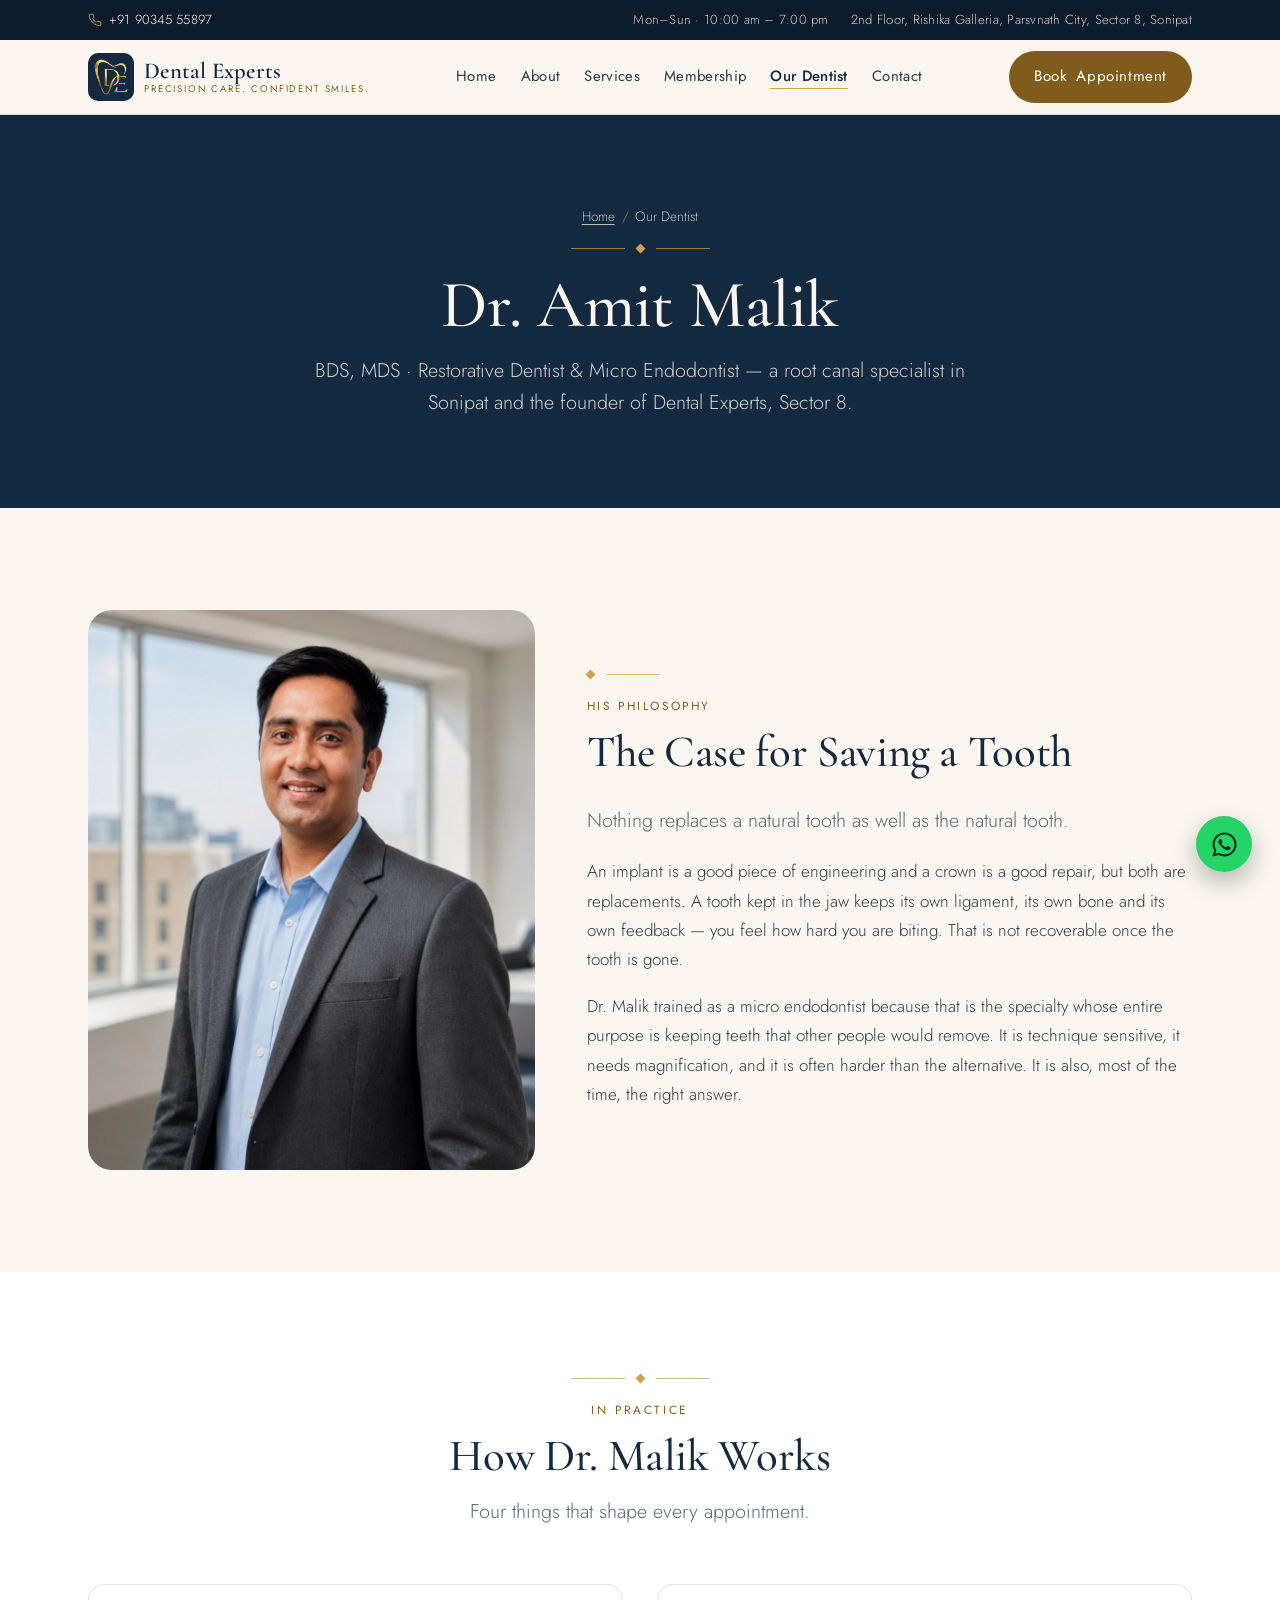
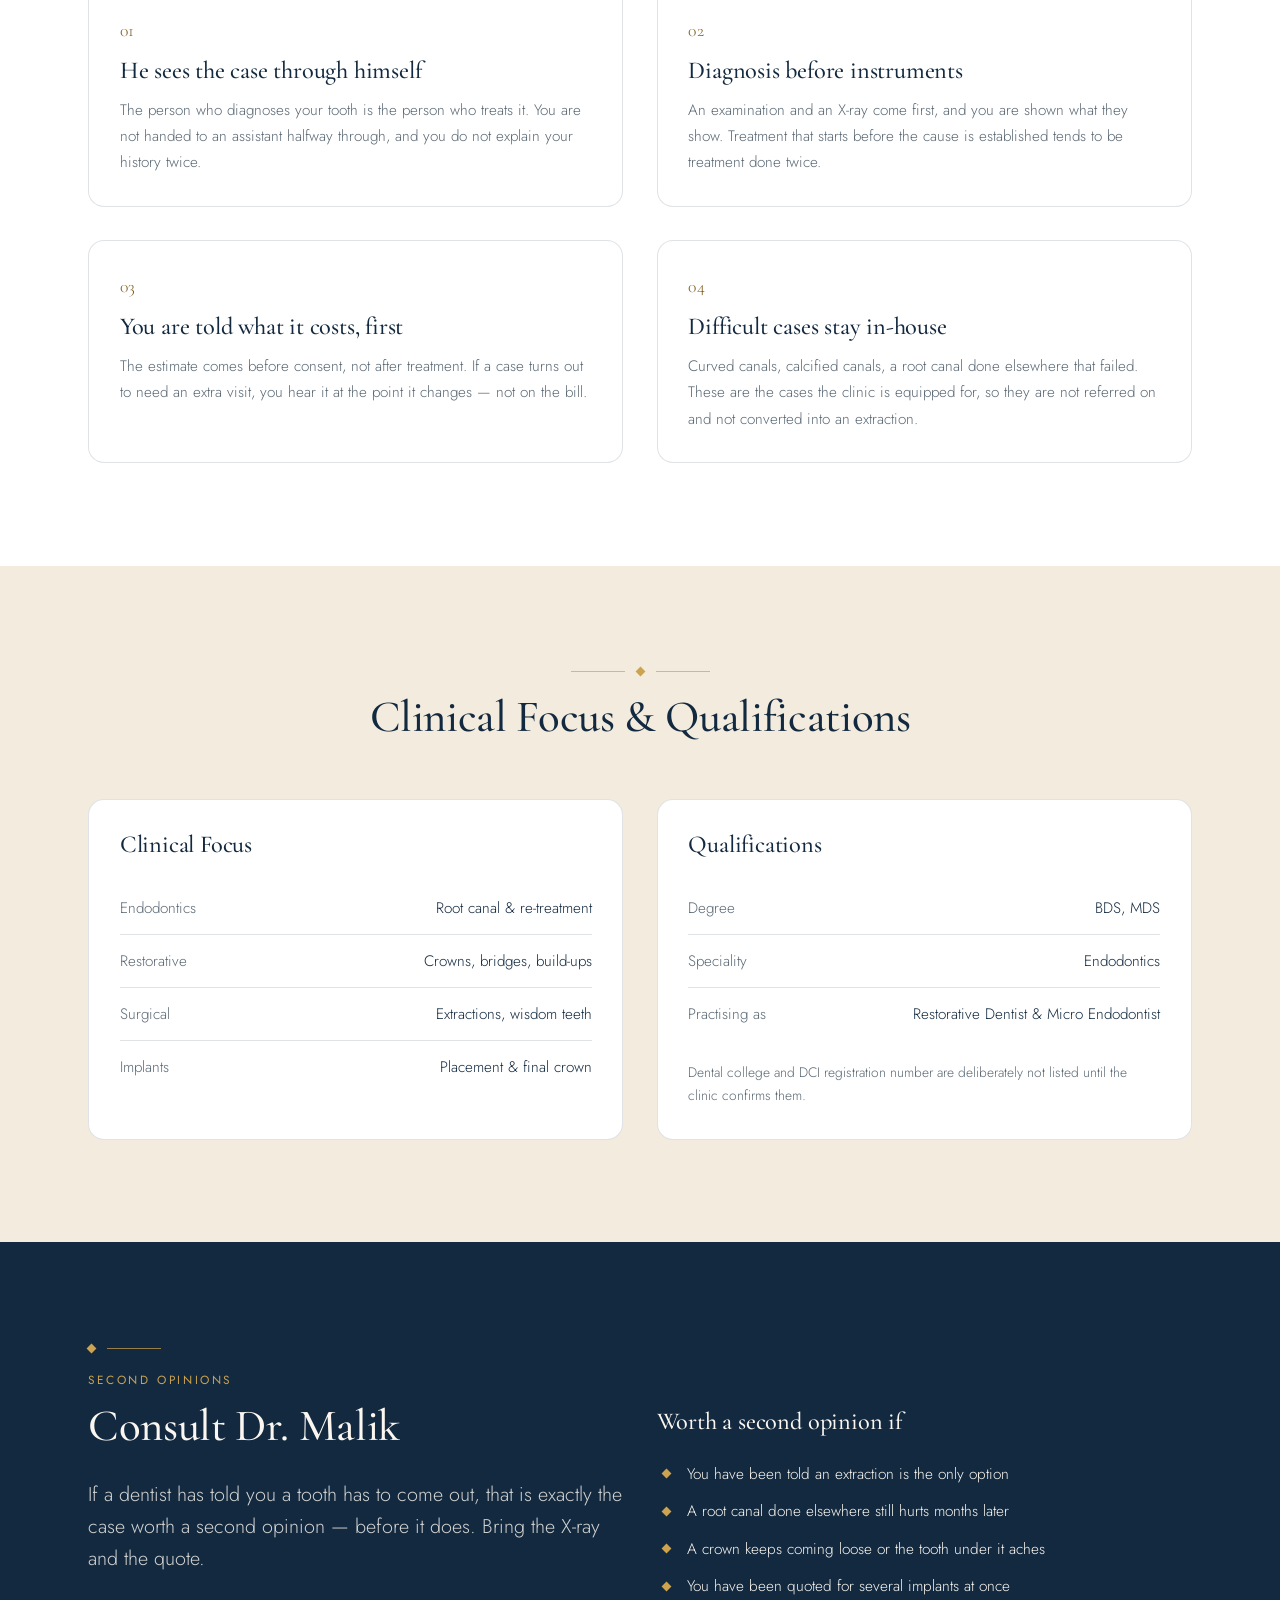
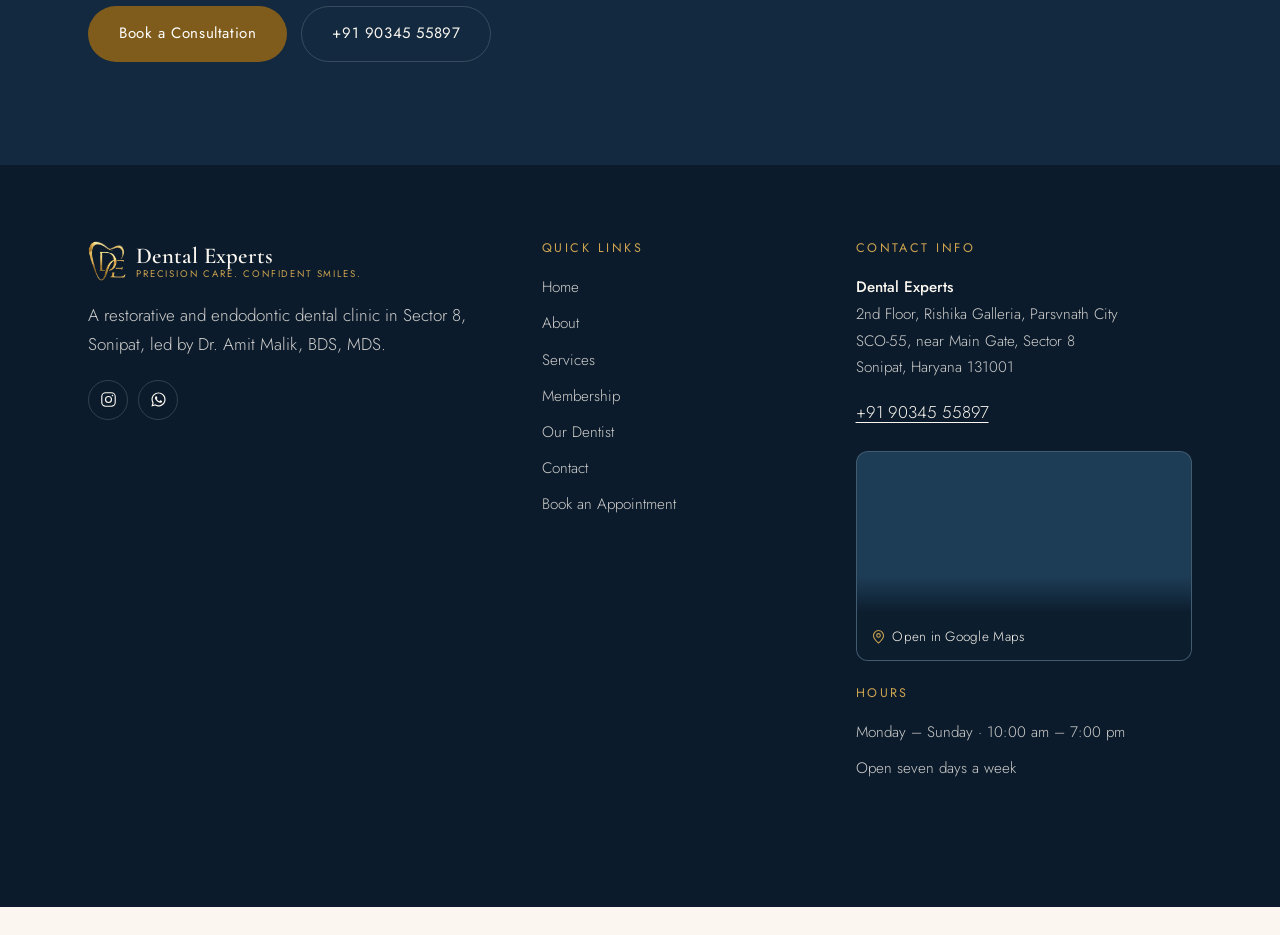
<file: founder.html>
<!DOCTYPE html>
<html lang="en-IN">
<head>
<meta charset="utf-8">
<meta name="viewport" content="width=device-width, initial-scale=1">
<title>Dr. Amit Malik | Root Canal Specialist in Sonipat</title>
<meta name="description" content="Dr. Amit Malik, BDS, MDS, Micro Endodontist and root canal specialist in Sonipat. Root canal, re-treatment, crowns and implants at Dental Experts, Sector 8.">
<meta name="robots" content="index, follow, max-image-preview:large">
<meta name="theme-color" content="#12293F">
<link rel="canonical" href="https://sonipatdentalexperts.com/founder.html">

<meta property="og:type" content="website">
<meta property="og:site_name" content="Dental Experts">
<meta property="og:locale" content="en_IN">
<meta property="og:title" content="Dr. Amit Malik | Root Canal Specialist in Sonipat">
<meta property="og:description" content="Dr. Amit Malik, BDS, MDS, Micro Endodontist and root canal specialist in Sonipat. Root canal, re-treatment, crowns and implants at Dental Experts, Sector 8.">
<meta property="og:url" content="https://sonipatdentalexperts.com/founder.html">
<meta property="og:image" content="https://sonipatdentalexperts.com/assets/img/og-card.png">
<meta property="og:image:width" content="1200">
<meta property="og:image:height" content="630">
<meta property="og:image:alt" content="Dental Experts, Sonipat - Precision Care. Confident Smiles.">
<meta name="twitter:card" content="summary_large_image">
<meta name="twitter:title" content="Dr. Amit Malik | Root Canal Specialist in Sonipat">
<meta name="twitter:description" content="Dr. Amit Malik, BDS, MDS, Micro Endodontist and root canal specialist in Sonipat. Root canal, re-treatment, crowns and implants at Dental Experts, Sector 8.">
<meta name="twitter:image" content="https://sonipatdentalexperts.com/assets/img/og-card.png">
<meta name="twitter:image:alt" content="Dental Experts, Sonipat - Precision Care. Confident Smiles.">

<link rel="icon" href="assets/img/favicon.png" sizes="48x48">
<link rel="apple-touch-icon" href="assets/img/apple-touch-icon.png">

<!-- Marks that scripting is live. The scroll-reveal CSS is gated on this, so
     if JS never runs the page renders normally instead of staying blank. -->
<script>document.documentElement.className += ' js';setTimeout(function(){if(!window.__motion)document.documentElement.classList.remove('js')},3000);</script>

<link rel="preconnect" href="https://fonts.googleapis.com">
<link rel="preconnect" href="https://fonts.gstatic.com" crossorigin>
<link rel="stylesheet" href="https://fonts.googleapis.com/css2?family=Cormorant+Garamond:ital,wght@0,400;0,500;0,600;1,400&family=Jost:wght@300;400;500&display=swap">
<link rel="stylesheet" href="assets/css/site.css">
<script src="assets/js/config.js" defer></script>
<script src="assets/js/site.js" defer></script>

<script type="application/ld+json">
{
  "@context": "https://schema.org",
  "@graph": [
    {
      "@type": "ProfilePage",
      "@id": "https://sonipatdentalexperts.com/founder.html#webpage",
      "url": "https://sonipatdentalexperts.com/founder.html",
      "name": "Dr. Amit Malik | Root Canal Specialist in Sonipat",
      "inLanguage": "en-IN",
      "isPartOf": { "@id": "https://sonipatdentalexperts.com/#website" },
      "about": { "@id": "https://sonipatdentalexperts.com/#dr-amit-malik" },
      "mainEntity": { "@id": "https://sonipatdentalexperts.com/#dr-amit-malik" },
      "publisher": { "@id": "https://sonipatdentalexperts.com/#business" },
      "primaryImageOfPage": "https://sonipatdentalexperts.com/assets/img/dr-amit-malik.jpg",
      "breadcrumb": { "@id": "https://sonipatdentalexperts.com/founder.html#breadcrumb" }
    },
    {
      "@type": "Person",
      "@id": "https://sonipatdentalexperts.com/#dr-amit-malik",
      "name": "Dr. Amit Malik",
      "honorificSuffix": "BDS, MDS",
      "jobTitle": "Restorative Dentist & Micro Endodontist",
      "description": "BDS, MDS, Restorative Dentist and Micro Endodontist. Founder of Dental Experts, Sector 8, Sonipat.",
      "url": "https://sonipatdentalexperts.com/founder.html",
      "image": "https://sonipatdentalexperts.com/assets/img/dr-amit-malik.jpg",
      "worksFor": {
        "@type": "Dentist",
        "@id": "https://sonipatdentalexperts.com/#business",
        "name": "Dental Experts",
        "url": "https://sonipatdentalexperts.com/",
        "telephone": "+919034555897",
        "address": {
          "@type": "PostalAddress",
          "streetAddress": "2nd Floor, Rishika Galleria, Parsvnath City, SCO-55, near Main Gate, Sector 8",
          "addressLocality": "Sonipat",
          "addressRegion": "Haryana",
          "postalCode": "131001",
          "addressCountry": "IN"
        }
      },
      "hasCredential": [
        {
          "@type": "EducationalOccupationalCredential",
          "credentialCategory": "degree",
          "name": "Bachelor of Dental Surgery (BDS)"
        },
        {
          "@type": "EducationalOccupationalCredential",
          "credentialCategory": "degree",
          "name": "Master of Dental Surgery (MDS)"
        }
      ],
      "knowsAbout": ["Endodontics", "Root canal treatment", "Root canal re-treatment", "Restorative dentistry", "Crowns and bridges", "Extractions and wisdom teeth", "Dental implants"]
    },
    {
      "@type": "BreadcrumbList",
      "@id": "https://sonipatdentalexperts.com/founder.html#breadcrumb",
      "itemListElement": [
        { "@type": "ListItem", "position": 1, "name": "Home", "item": "https://sonipatdentalexperts.com/" },
        { "@type": "ListItem", "position": 2, "name": "Our Dentist", "item": "https://sonipatdentalexperts.com/founder.html" }
      ]
    }
  ]
}
</script>
</head>

<body>
<!-- Icon sprite. The five-star row repeats a dozen times across the site;
     defining the path once and referencing it keeps the markup readable. -->
<svg width="0" height="0" style="position:absolute" aria-hidden="true" focusable="false">
  <symbol id="i-star" viewBox="0 0 20 20"><path d="m10 1.6 2.6 5.3 5.8.8-4.2 4.1 1 5.8-5.2-2.7-5.2 2.7 1-5.8L1.6 7.7l5.8-.8L10 1.6Z"/></symbol>
</svg>
<a class="skip" href="#main">Skip to content</a>

<!-- ===================== TOP BAR ===================== -->
<div class="topbar">
  <div class="shell">
    <a href="tel:+919034555897">
      <svg viewBox="0 0 24 24" fill="none" stroke="currentColor" stroke-width="1.6" aria-hidden="true"><path d="M22 16.9v3a2 2 0 0 1-2.2 2 19.8 19.8 0 0 1-8.6-3.1 19.5 19.5 0 0 1-6-6A19.8 19.8 0 0 1 2.1 4.2 2 2 0 0 1 4.1 2h3a2 2 0 0 1 2 1.7c.1 1 .4 1.9.7 2.8a2 2 0 0 1-.5 2.1L8.1 9.9a16 16 0 0 0 6 6l1.3-1.3a2 2 0 0 1 2.1-.4c.9.3 1.8.6 2.8.7a2 2 0 0 1 1.7 2Z"/></svg>
      +91 90345 55897
    </a>
    <div class="tb-r">
      <span>Mon&ndash;Sun &middot; 10:00 am &ndash; 7:00 pm</span>
      <span class="tb-addr">2nd Floor, Rishika Galleria, Parsvnath City, Sector 8, Sonipat</span>
    </div>
  </div>
</div>

<!-- ===================== HEADER ===================== -->
<header class="hdr">
  <div class="shell">
    <a class="brand" href="index.html" aria-label="Dental Experts &mdash; home">
      <img class="brand-mark" src="assets/img/logo-mark.png" alt="" width="128" height="135" decoding="async">
      <span class="brand-tx"><b>Dental Experts</b><span>Precision Care. Confident Smiles.</span></span>
    </a>

    <nav class="nav" aria-label="Main">
      <a href="index.html" data-nav="home">Home</a>
      <a href="about.html" data-nav="about">About</a>
      <a href="services.html" data-nav="services">Services</a>
      <a href="index.html#membership" data-nav="membership">Membership</a>
      <a href="founder.html" data-nav="founder" aria-current="page">Our Dentist</a>
      <a href="contact.html" data-nav="contact">Contact</a>
    </nav>

    <a class="btn btn-gold hdr-cta" href="contact.html#book" aria-label="Book Appointment" style="min-height:46px;padding:12px 24px">Book<span class="cta-rest"> Appointment</span></a>

    <button class="burger" id="drawer-open" type="button" aria-expanded="false" aria-controls="drawer" aria-label="Open menu">
      <i></i><i></i><i></i>
    </button>
  </div>
</header>

<!-- ===================== DRAWER ===================== -->
<div class="drawer" id="drawer" aria-hidden="true" role="dialog" aria-modal="true" aria-label="Site menu">
  <div class="drawer-top">
    <span class="brand">
      <img class="brand-mark" src="assets/img/logo-mark.png" alt="" width="128" height="135" decoding="async">
      <span class="brand-tx"><b>Dental Experts</b><span>Precision Care. Confident Smiles.</span></span>
    </span>
    <button class="drawer-close" id="drawer-close" type="button" aria-label="Close menu">&times;</button>
  </div>

  <nav class="drawer-nav" aria-label="Main">
    <a href="index.html" data-dnav="home">Home</a>
    <a href="about.html" data-dnav="about">About</a>
    <a href="services.html" data-dnav="services">Services</a>
    <a href="index.html#membership" data-dnav="membership">Membership</a>
    <a href="founder.html" data-dnav="founder" aria-current="page">Our Dentist</a>
    <a href="contact.html" data-dnav="contact">Contact</a>
  </nav>

  <div class="drawer-foot">
    <a href="tel:+919034555897">+91 90345 55897</a>
    <span class="tb-addr">2nd Floor, Rishika Galleria, Parsvnath City, Sector 8, Sonipat</span>
    <a href="https://www.instagram.com/dentalexperts.sonipat/" target="_blank" rel="noopener">Instagram</a>
  </div>
</div>

<main id="main">

  <section class="banner">
    <div class="shell rev-kids">
      <p class="crumb"><a href="index.html">Home</a><i>/</i>Our Dentist</p>
      <div class="orn" aria-hidden="true"><i></i></div>
      <h1 class="d1">Dr. Amit Malik</h1>
      <p class="lede">BDS, MDS &middot; Restorative Dentist &amp; Micro Endodontist &mdash; a root canal specialist in Sonipat and the founder of Dental Experts, Sector 8.</p>
    </div>
  </section>

  <!-- ===================== THE CASE ===================== -->
  <section class="band bg-ivory">
    <div class="shell">
      <div class="team rev-split">
        <figure class="team-fig">
          <img src="assets/img/dr-amit-malik.jpg" alt="Portrait of Dr. Amit Malik, BDS, MDS, Restorative Dentist and Micro Endodontist in Sonipat" width="900" height="1200" fetchpriority="high">
        </figure>

        <div>
          <div class="orn orn-l" aria-hidden="true"><i></i></div>
          <p class="eyebrow">His philosophy</p>
          <h2 class="d2" style="margin-bottom:.6em">The Case for Saving a Tooth</h2>
          <p class="lede" style="margin-bottom:1.3rem">Nothing replaces a natural tooth as well as the natural tooth.</p>
          <p>An implant is a good piece of engineering and a crown is a good repair, but both are replacements. A tooth kept in the jaw keeps its own ligament, its own bone and its own feedback &mdash; you feel how hard you are biting. That is not recoverable once the tooth is gone.</p>
          <p>Dr. Malik trained as a micro endodontist because that is the specialty whose entire purpose is keeping teeth that other people would remove. It is technique sensitive, it needs magnification, and it is often harder than the alternative. It is also, most of the time, the right answer.</p>
        </div>
      </div>
    </div>
  </section>

  <!-- ===================== HOW HE WORKS ===================== -->
  <section class="band bg-white">
    <div class="shell">
      <div class="sec-head rev-kids">
        <div class="orn" aria-hidden="true"><i></i></div>
        <p class="eyebrow">In practice</p>
        <h2 class="d2">How Dr. Malik Works</h2>
        <p class="lede">Four things that shape every appointment.</p>
      </div>

      <div class="grid g-2 rev-kids">
        <article class="card">
          <span class="card-num">01</span>
          <h3 class="d3" style="margin-top:.4em">He sees the case through himself</h3>
          <p>The person who diagnoses your tooth is the person who treats it. You are not handed to an assistant halfway through, and you do not explain your history twice.</p>
        </article>
        <article class="card">
          <span class="card-num">02</span>
          <h3 class="d3" style="margin-top:.4em">Diagnosis before instruments</h3>
          <p>An examination and an X-ray come first, and you are shown what they show. Treatment that starts before the cause is established tends to be treatment done twice.</p>
        </article>
        <article class="card">
          <span class="card-num">03</span>
          <h3 class="d3" style="margin-top:.4em">You are told what it costs, first</h3>
          <p>The estimate comes before consent, not after treatment. If a case turns out to need an extra visit, you hear it at the point it changes &mdash; not on the bill.</p>
        </article>
        <article class="card">
          <span class="card-num">04</span>
          <h3 class="d3" style="margin-top:.4em">Difficult cases stay in-house</h3>
          <p>Curved canals, calcified canals, a root canal done elsewhere that failed. These are the cases the clinic is equipped for, so they are not referred on and not converted into an extraction.</p>
        </article>
      </div>
    </div>
  </section>

  <!-- ===================== CREDENTIALS ===================== -->
  <section class="band bg-stone">
    <div class="shell">
      <div class="sec-head rev-kids">
        <div class="orn" aria-hidden="true"><i></i></div>
        <h2 class="d2">Clinical Focus &amp; Qualifications</h2>
      </div>

      <div class="grid g-2 rev-kids">
        <div class="card">
          <h3 class="d3" style="margin-bottom:.9em">Clinical Focus</h3>
          <dl class="rows">
            <div><dt>Endodontics</dt><dd>Root canal &amp; re-treatment</dd></div>
            <div><dt>Restorative</dt><dd>Crowns, bridges, build-ups</dd></div>
            <div><dt>Surgical</dt><dd>Extractions, wisdom teeth</dd></div>
            <div><dt>Implants</dt><dd>Placement &amp; final crown</dd></div>
          </dl>
        </div>

        <div class="card">
          <h3 class="d3" style="margin-bottom:.9em">Qualifications</h3>
          <dl class="rows">
            <div><dt>Degree</dt><dd>BDS, MDS</dd></div>
            <div><dt>Speciality</dt><dd>Endodontics</dd></div>
            <div><dt>Practising as</dt><dd>Restorative Dentist &amp; Micro Endodontist</dd></div>
            <!-- TODO: confirm with the clinic and uncomment.
            <div><dt>Dental college</dt><dd>&mdash;</dd></div>
            <div><dt>DCI registration</dt><dd>&mdash;</dd></div>
            -->
          </dl>
          <p class="muted" style="margin-top:1.3rem;font-size:.86rem">
            Dental college and DCI registration number are deliberately not listed until the clinic confirms them.
          </p>
        </div>
      </div>
    </div>
  </section>

  <!-- ===================== CONSULT ===================== -->
  <section class="band bg-navy">
    <div class="shell">
      <div class="grid g-2 rev-kids" style="align-items:center">
        <div>
          <div class="orn orn-l" aria-hidden="true"><i></i></div>
          <p class="eyebrow">Second opinions</p>
          <h2 class="d2" style="margin-bottom:.6em">Consult Dr. Malik</h2>
          <p class="lede">If a dentist has told you a tooth has to come out, that is exactly the case worth a second opinion &mdash; before it does. Bring the X-ray and the quote.</p>
          <p style="margin-top:2rem;display:flex;flex-wrap:wrap;gap:14px">
            <a class="btn btn-gold" href="contact.html#book">Book a Consultation</a>
            <a class="btn btn-line" href="tel:+919034555897">+91 90345 55897</a>
          </p>
        </div>

        <div>
          <h3 class="d3" style="margin-bottom:1em">Worth a second opinion if</h3>
          <ul class="ticks">
            <li>You have been told an extraction is the only option</li>
            <li>A root canal done elsewhere still hurts months later</li>
            <li>A crown keeps coming loose or the tooth under it aches</li>
            <li>You have been quoted for several implants at once</li>
          </ul>
        </div>
      </div>
    </div>
  </section>

</main>
<!-- ===================== FOOTER ===================== -->
<footer class="foot">
  <div class="shell">
    <div class="foot-grid rev-kids">
      <div>
        <a class="brand" href="index.html">
          <img class="brand-mark" src="assets/img/logo-mark.png" alt="" width="128" height="135" decoding="async">
          <span class="brand-tx"><b>Dental Experts</b><span>Precision Care. Confident Smiles.</span></span>
        </a>
        <p style="max-width:38ch">A restorative and endodontic dental clinic in Sector 8, Sonipat, led by Dr.&nbsp;Amit Malik, BDS, MDS.</p>
        <div class="socials">
          <a href="https://www.instagram.com/dentalexperts.sonipat/" target="_blank" rel="noopener" aria-label="Dental Experts on Instagram">
            <svg viewBox="0 0 24 24" fill="none" stroke="currentColor" stroke-width="1.6" aria-hidden="true"><rect x="2.5" y="2.5" width="19" height="19" rx="5.5"/><circle cx="12" cy="12" r="4.2"/><circle cx="17.6" cy="6.4" r="1.1" fill="currentColor" stroke="none"/></svg>
          </a>
          <a href="https://wa.me/919034555897?text=Hello%20Dental%20Experts%2C%20I%20would%20like%20to%20book%20an%20appointment." target="_blank" rel="noopener" aria-label="Message Dental Experts on WhatsApp">
            <svg viewBox="0 0 24 24" fill="currentColor" aria-hidden="true"><path d="M12.04 2C6.58 2 2.13 6.45 2.13 11.91c0 1.75.46 3.45 1.32 4.95L2 22l5.25-1.38a9.9 9.9 0 0 0 4.79 1.22h.01c5.46 0 9.91-4.45 9.91-9.91 0-2.65-1.03-5.14-2.9-7.01A9.82 9.82 0 0 0 12.04 2Zm0 18.15h-.01a8.2 8.2 0 0 1-4.19-1.15l-.3-.18-3.12.82.83-3.04-.2-.31a8.2 8.2 0 0 1-1.26-4.38c0-4.54 3.7-8.24 8.25-8.24 2.2 0 4.27.86 5.83 2.42a8.2 8.2 0 0 1 2.41 5.83c0 4.54-3.7 8.23-8.24 8.23Zm4.52-6.16c-.25-.12-1.47-.72-1.69-.81-.23-.08-.39-.12-.56.13-.16.24-.64.8-.79.97-.14.16-.29.18-.54.06-.25-.12-1.05-.39-1.99-1.23-.74-.66-1.23-1.47-1.38-1.72-.14-.25-.01-.38.11-.5.11-.11.25-.29.37-.43.13-.15.17-.25.25-.41.08-.17.04-.31-.02-.43-.06-.12-.56-1.34-.76-1.84-.2-.48-.4-.42-.56-.43h-.47c-.17 0-.43.06-.66.31-.22.25-.87.85-.87 2.07s.89 2.4 1.02 2.56c.12.17 1.75 2.67 4.23 3.74.59.26 1.05.41 1.41.52.59.19 1.13.16 1.56.1.48-.07 1.47-.6 1.68-1.18.21-.58.21-1.08.14-1.18-.06-.11-.22-.17-.47-.29Z"/></svg>
          </a>
        </div>
      </div>

      <div>
        <h3>Quick Links</h3>
        <ul class="foot-links">
          <li><a href="index.html">Home</a></li>
          <li><a href="about.html">About</a></li>
          <li><a href="services.html">Services</a></li>
          <li><a href="index.html#membership">Membership</a></li>
          <li><a href="founder.html">Our Dentist</a></li>
          <li><a href="contact.html">Contact</a></li>
          <li><a href="contact.html#book">Book an Appointment</a></li>
        </ul>
      </div>

      <div>
        <h3>Contact Info</h3>
        <address>
          <strong style="color:var(--ivory);font-weight:500">Dental Experts</strong><br>
          <a class="foot-addr" href="https://www.google.com/maps/search/?api=1&amp;query=Dental+Experts%2C+Rishika+Galleria%2C+Sector+8%2C+Sonipat%2C+Haryana+131001" target="_blank" rel="noopener">
            2nd Floor, Rishika Galleria, Parsvnath City<br>
            SCO-55, near Main Gate, Sector 8<br>
            Sonipat, Haryana 131001
          </a>
        </address>
        <p style="margin-top:1em"><a href="tel:+919034555897">+91 90345 55897</a></p>

        <!-- Location card.
             The whole card is one link to Google Maps, so the embed inside must
             not take the click or a second tab stop: pointer-events:none in the
             CSS, aria-hidden + tabindex="-1" here. loading="lazy" keeps the
             third-party request off the wire until the footer is reached. -->
        <a class="foot-map"
           href="https://www.google.com/maps/search/?api=1&amp;query=Dental+Experts%2C+Rishika+Galleria%2C+Sector+8%2C+Sonipat%2C+Haryana+131001"
           target="_blank" rel="noopener"
           aria-label="Open in Google Maps &mdash; Dental Experts, Sector 8, Sonipat">
          <iframe
            src="https://www.google.com/maps?q=Dental%20Experts%2C%20Rishika%20Galleria%2C%20Sector%208%2C%20Sonipat%2C%20Haryana%20131001&amp;output=embed"
            title="Map of Dental Experts, Sector 8, Sonipat"
            aria-hidden="true" tabindex="-1"
            loading="lazy" referrerpolicy="no-referrer-when-downgrade"></iframe>
          <span class="foot-map-cta">
            <svg viewBox="0 0 24 24" fill="none" stroke="currentColor" stroke-width="1.7" stroke-linecap="round" stroke-linejoin="round" aria-hidden="true"><path d="M20 10.5c0 5.5-8 12-8 12s-8-6.5-8-12a8 8 0 0 1 16 0Z"/><circle cx="12" cy="10.3" r="2.9"/></svg>
            Open in Google Maps
          </span>
        </a>
        <h3 style="margin-top:2em">Hours</h3>
        <ul class="foot-links">
          <li>Monday &ndash; Sunday &middot; 10:00 am &ndash; 7:00 pm</li>
          <li>Open seven days a week</li>
        </ul>
      </div>
    </div>

    <div class="foot-bar rev">
      <span>&copy; 2026 Dental Experts, Sonipat. Precision Care. Confident Smiles.</span>
      <span>Information here is general and not a substitute for an examination.</span>
    </div>
  </div>
</footer>

<a class="wa-float" href="https://wa.me/919034555897?text=Hello%20Dental%20Experts%2C%20I%20would%20like%20to%20book%20an%20appointment."
   target="_blank" rel="noopener" aria-label="Message Dental Experts on WhatsApp">
  <svg viewBox="0 0 24 24" fill="currentColor" aria-hidden="true">
    <path d="M12.04 2C6.58 2 2.13 6.45 2.13 11.91c0 1.75.46 3.45 1.32 4.95L2 22l5.25-1.38a9.9 9.9 0 0 0 4.79 1.22h.01c5.46 0 9.91-4.45 9.91-9.91 0-2.65-1.03-5.14-2.9-7.01A9.82 9.82 0 0 0 12.04 2Zm0 18.15h-.01a8.2 8.2 0 0 1-4.19-1.15l-.3-.18-3.12.82.83-3.04-.2-.31a8.2 8.2 0 0 1-1.26-4.38c0-4.54 3.7-8.24 8.25-8.24 2.2 0 4.27.86 5.83 2.42a8.2 8.2 0 0 1 2.41 5.83c0 4.54-3.7 8.23-8.24 8.23Zm4.52-6.16c-.25-.12-1.47-.72-1.69-.81-.23-.08-.39-.12-.56.13-.16.24-.64.8-.79.97-.14.16-.29.18-.54.06-.25-.12-1.05-.39-1.99-1.23-.74-.66-1.23-1.47-1.38-1.72-.14-.25-.01-.38.11-.5.11-.11.25-.29.37-.43.13-.15.17-.25.25-.41.08-.17.04-.31-.02-.43-.06-.12-.56-1.34-.76-1.84-.2-.48-.4-.42-.56-.43h-.47c-.17 0-.43.06-.66.31-.22.25-.87.85-.87 2.07s.89 2.4 1.02 2.56c.12.17 1.75 2.67 4.23 3.74.59.26 1.05.41 1.41.52.59.19 1.13.16 1.56.1.48-.07 1.47-.6 1.68-1.18.21-.58.21-1.08.14-1.18-.06-.11-.22-.17-.47-.29Z"/>
  </svg>
</a>

</body>
</html>
</file>
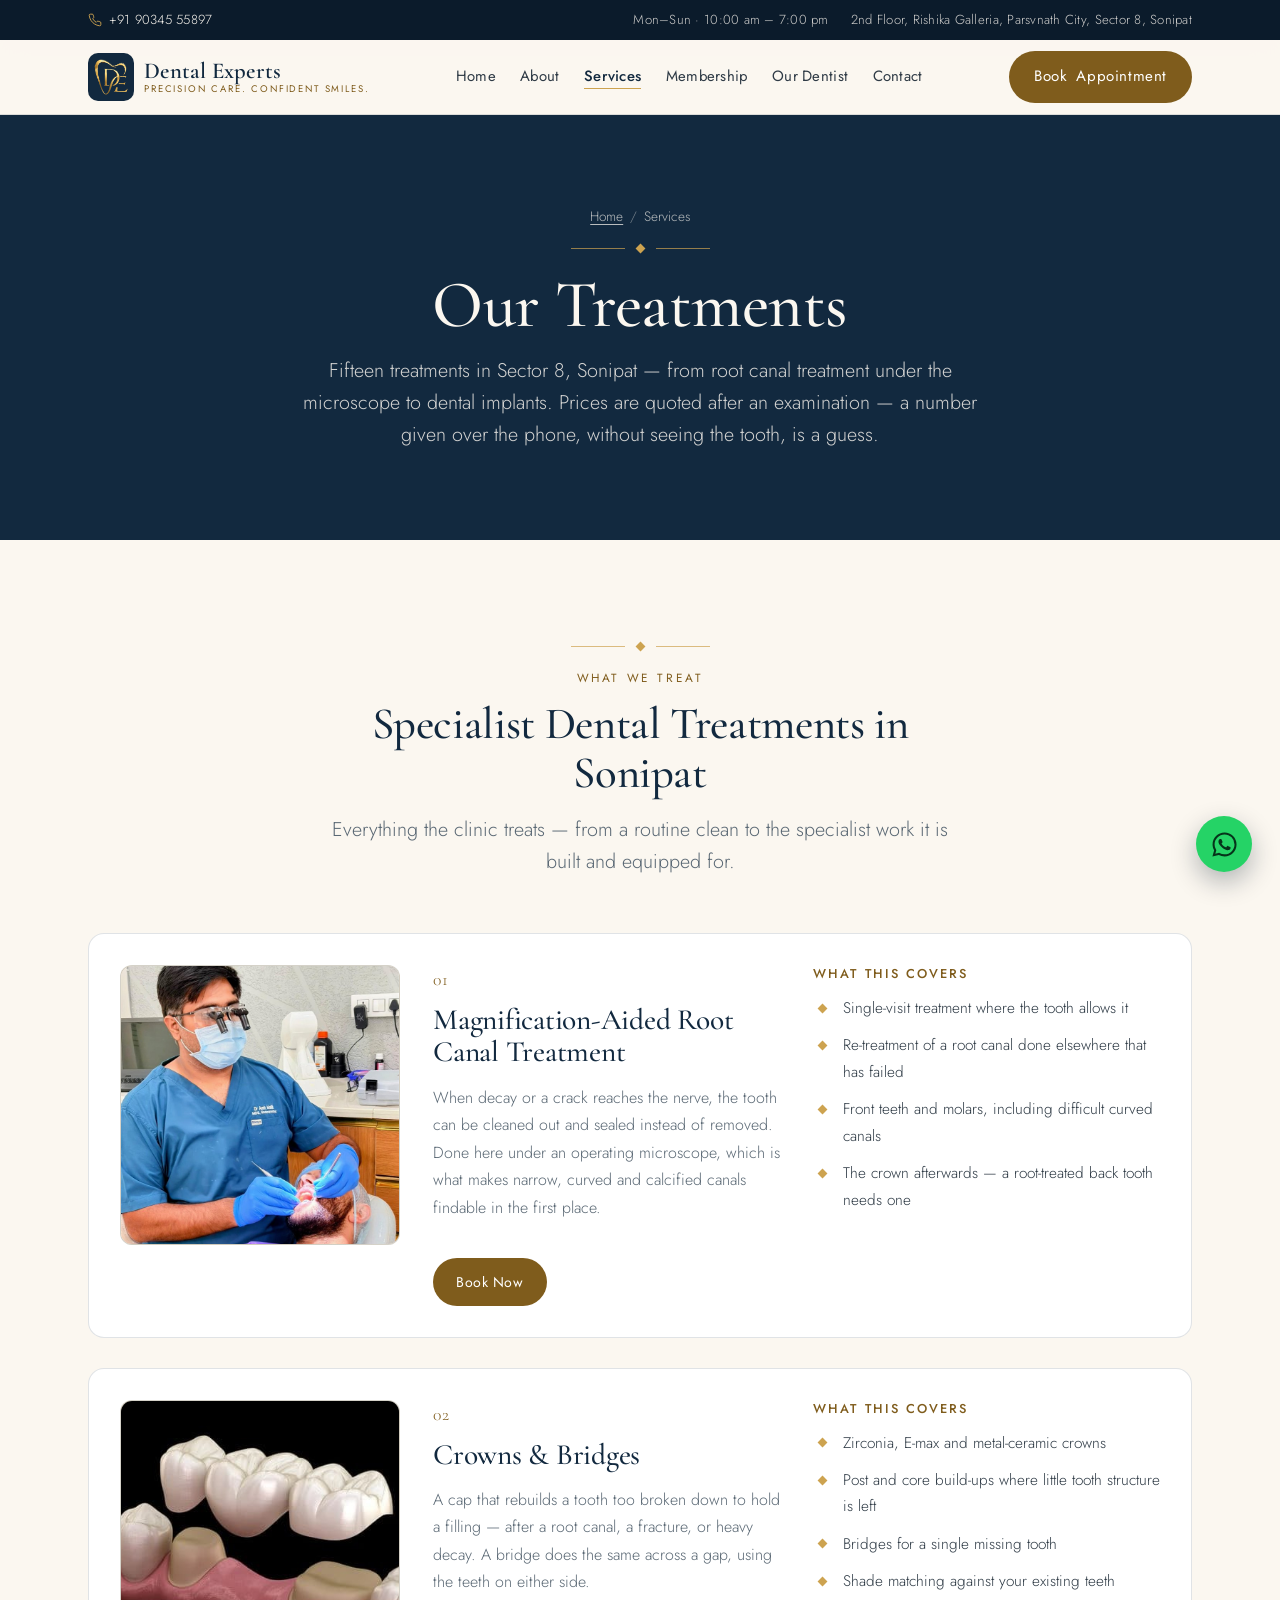
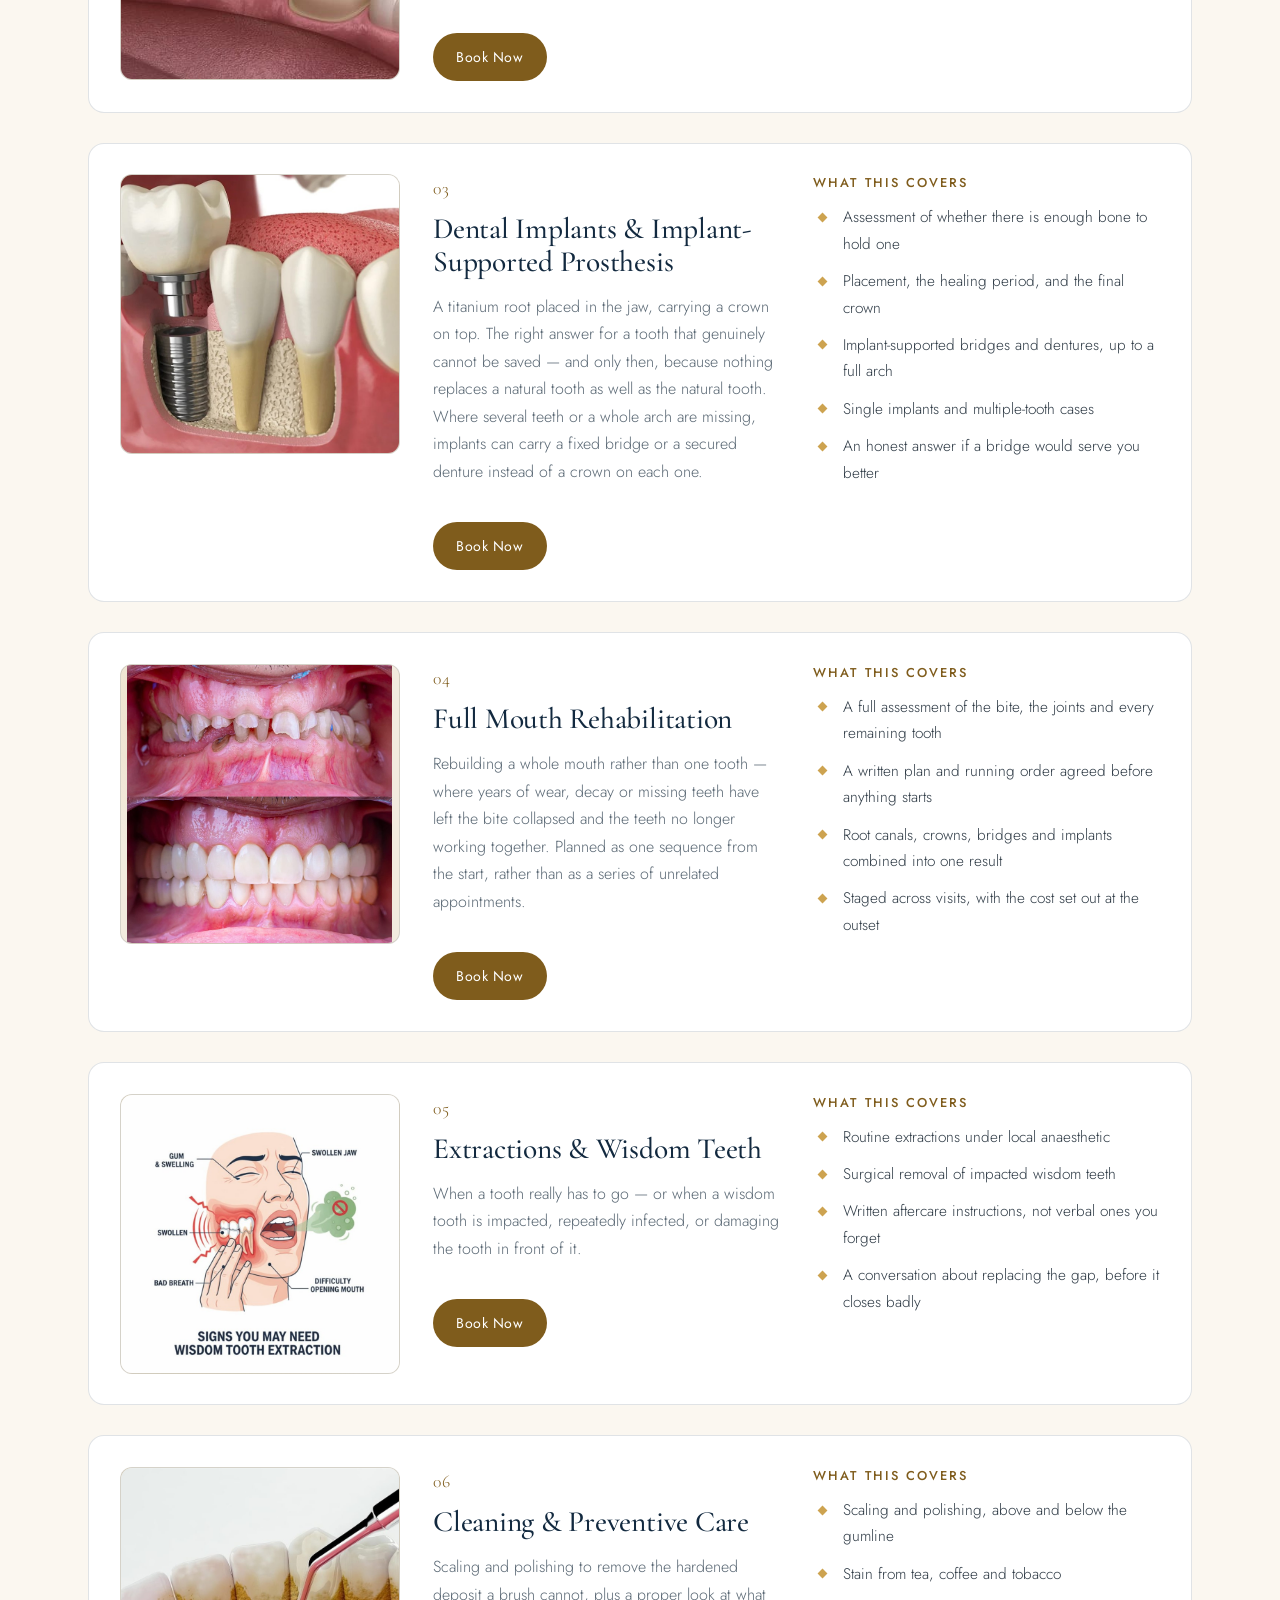
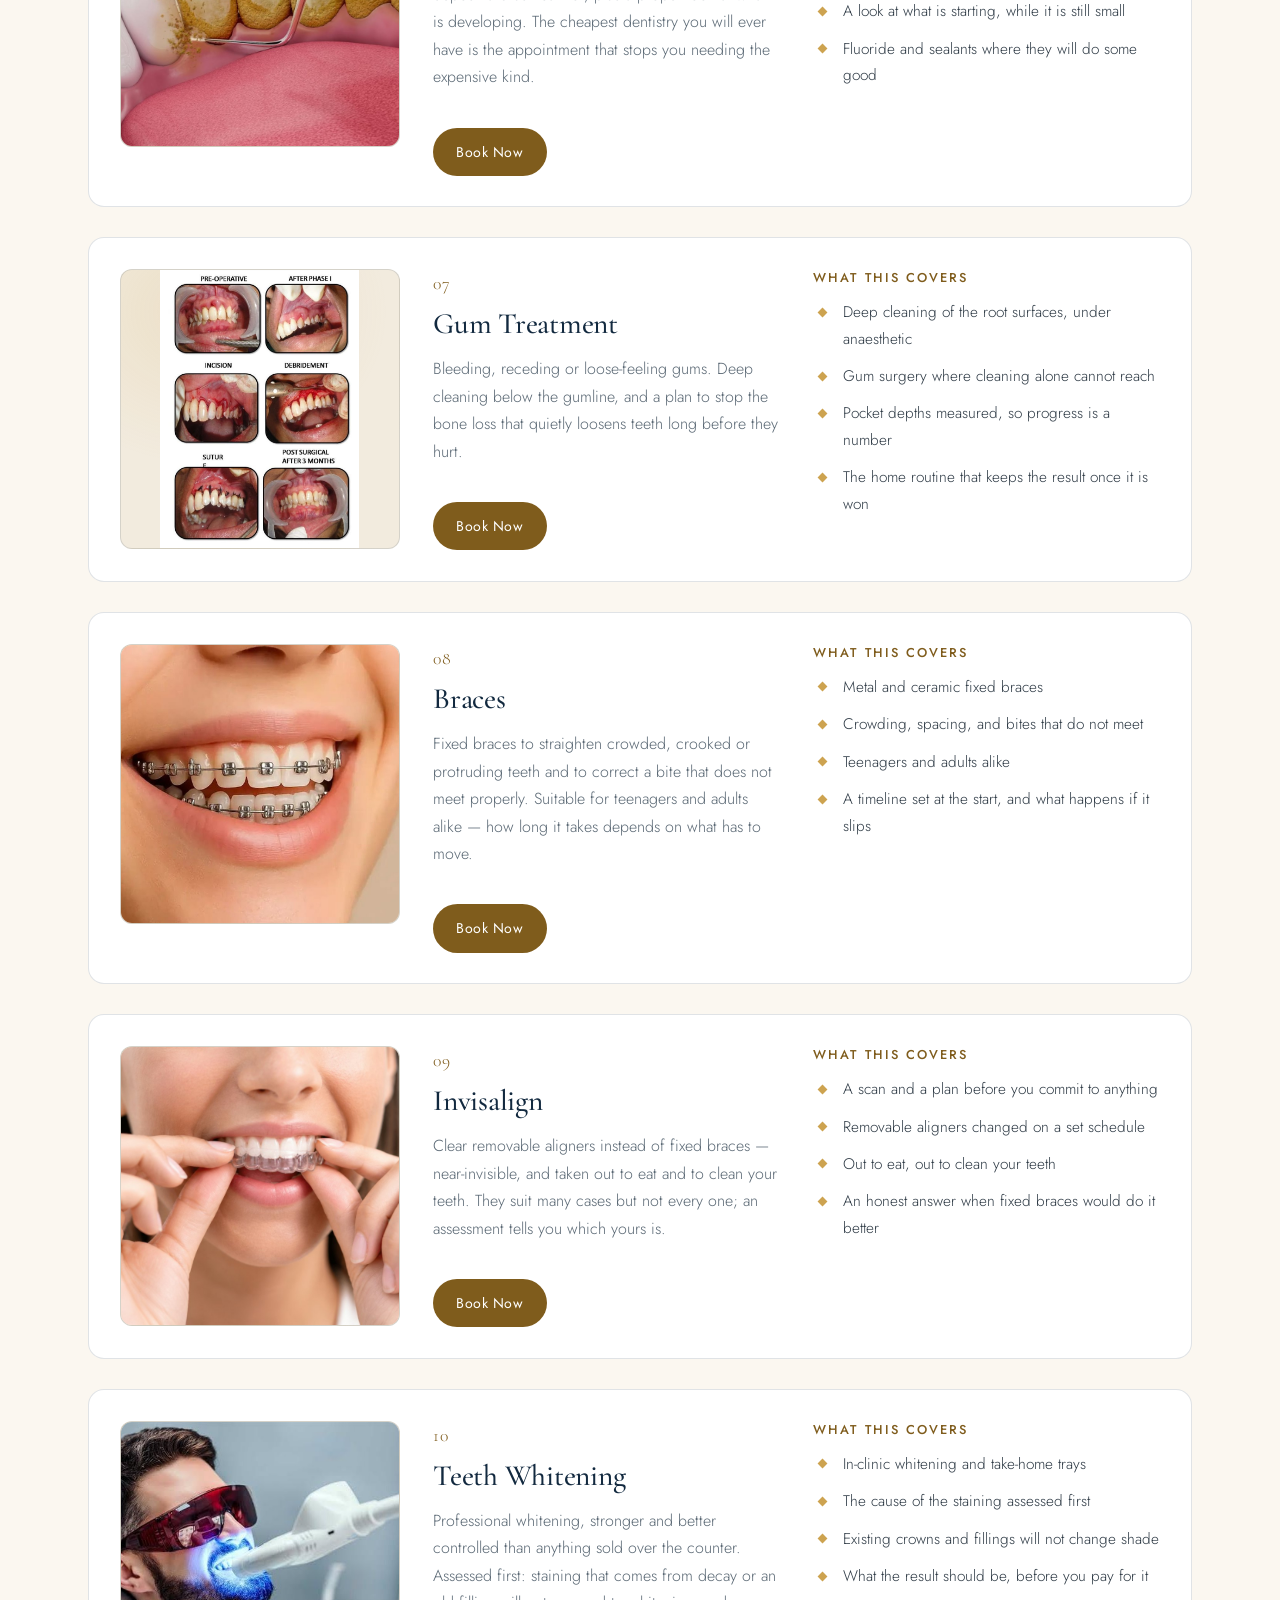
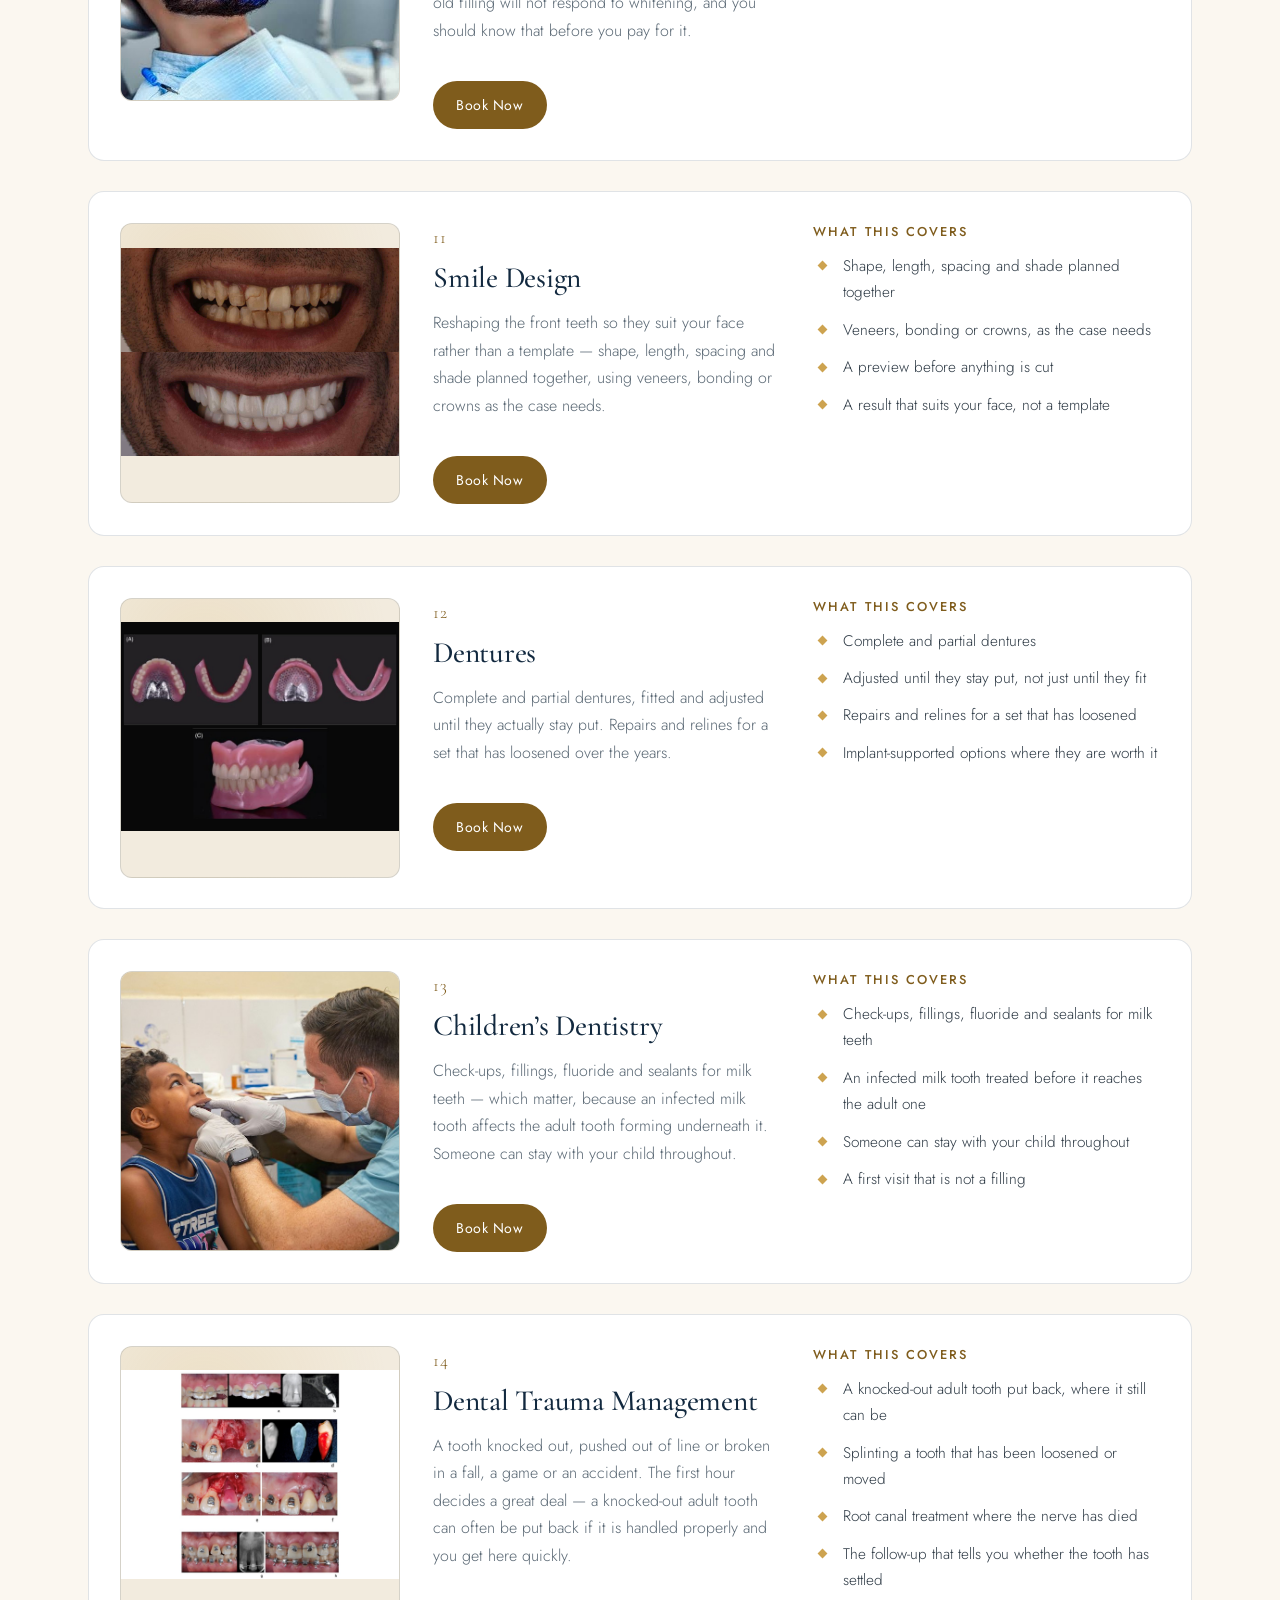
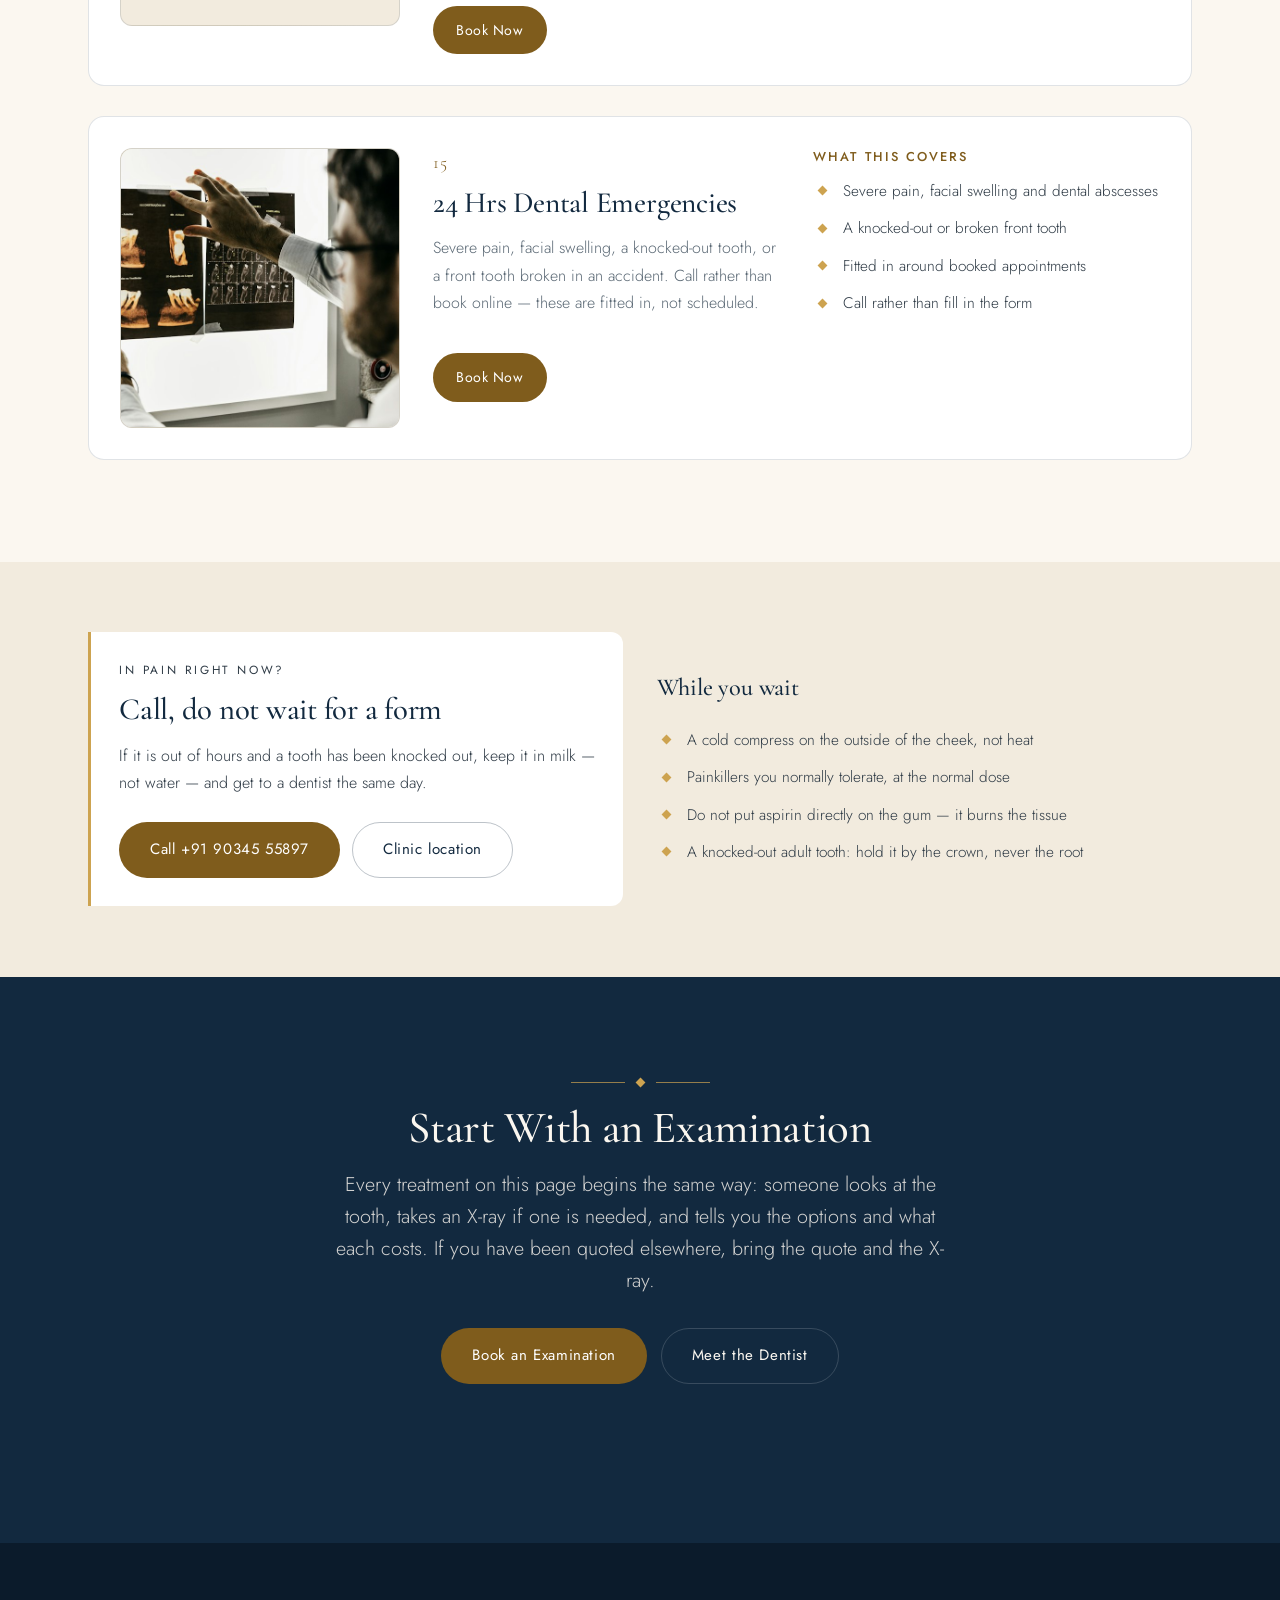
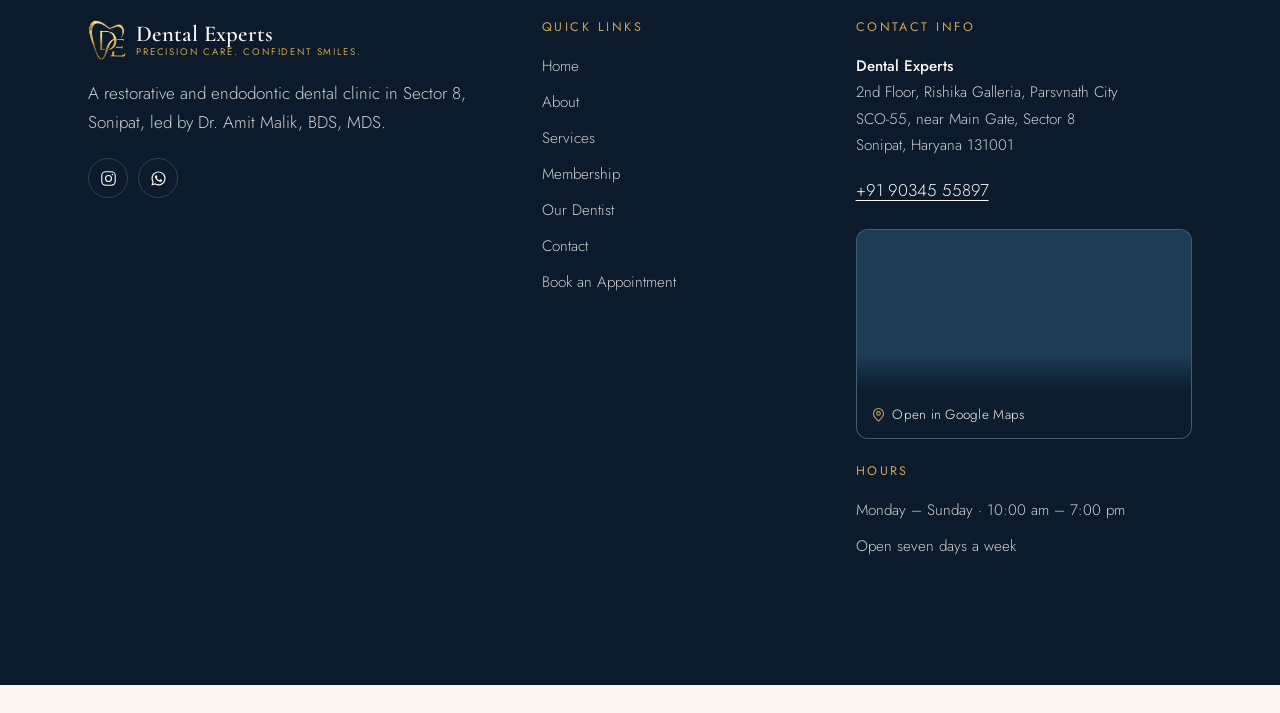
<file: services.html>
<!DOCTYPE html>
<html lang="en-IN">
<head>
<meta charset="utf-8">
<meta name="viewport" content="width=device-width, initial-scale=1">
<title>Root Canal &amp; Dental Implants in Sonipat | Dental Experts</title>
<meta name="description" content="Root canal treatment under a microscope, crowns, dental implants, braces, Invisalign, whitening and 9 more treatments at Dental Experts, Sector 8, Sonipat.">
<meta name="robots" content="index, follow, max-image-preview:large">
<meta name="theme-color" content="#12293F">
<link rel="canonical" href="https://sonipatdentalexperts.com/services.html">

<meta property="og:type" content="website">
<meta property="og:site_name" content="Dental Experts">
<meta property="og:locale" content="en_IN">
<meta property="og:title" content="Root Canal &amp; Dental Implants in Sonipat | Dental Experts">
<meta property="og:description" content="Root canal treatment under a microscope, crowns, dental implants, braces, Invisalign, whitening and 9 more treatments at Dental Experts, Sector 8, Sonipat.">
<meta property="og:url" content="https://sonipatdentalexperts.com/services.html">
<meta property="og:image" content="https://sonipatdentalexperts.com/assets/img/og-card.png">
<meta property="og:image:width" content="1200">
<meta property="og:image:height" content="630">
<meta property="og:image:alt" content="Dental Experts, Sonipat - Precision Care. Confident Smiles.">
<meta name="twitter:card" content="summary_large_image">
<meta name="twitter:title" content="Root Canal &amp; Dental Implants in Sonipat | Dental Experts">
<meta name="twitter:description" content="Root canal treatment under a microscope, crowns, dental implants, braces, Invisalign, whitening and 9 more treatments at Dental Experts, Sector 8, Sonipat.">
<meta name="twitter:image" content="https://sonipatdentalexperts.com/assets/img/og-card.png">
<meta name="twitter:image:alt" content="Dental Experts, Sonipat - Precision Care. Confident Smiles.">

<link rel="icon" href="assets/img/favicon.png" sizes="48x48">
<link rel="apple-touch-icon" href="assets/img/apple-touch-icon.png">

<!-- Marks that scripting is live. The scroll-reveal CSS is gated on this, so
     if JS never runs the page renders normally instead of staying blank. -->
<script>document.documentElement.className += ' js';setTimeout(function(){if(!window.__motion)document.documentElement.classList.remove('js')},3000);</script>

<link rel="preconnect" href="https://fonts.googleapis.com">
<link rel="preconnect" href="https://fonts.gstatic.com" crossorigin>
<link rel="stylesheet" href="https://fonts.googleapis.com/css2?family=Cormorant+Garamond:ital,wght@0,400;0,500;0,600;1,400&family=Jost:wght@300;400;500&display=swap">
<link rel="stylesheet" href="assets/css/site.css">
<script src="assets/js/config.js" defer></script>
<script src="assets/js/site.js" defer></script>

<script type="application/ld+json">
{
  "@context": "https://schema.org",
  "@graph": [
    {
      "@type": "CollectionPage",
      "@id": "https://sonipatdentalexperts.com/services.html#webpage",
      "url": "https://sonipatdentalexperts.com/services.html",
      "name": "Root Canal & Dental Implants in Sonipat | Dental Experts",
      "inLanguage": "en-IN",
      "isPartOf": { "@id": "https://sonipatdentalexperts.com/#website" },
      "about": { "@id": "https://sonipatdentalexperts.com/#business" },
      "publisher": { "@id": "https://sonipatdentalexperts.com/#business" },
      "breadcrumb": { "@id": "https://sonipatdentalexperts.com/services.html#breadcrumb" },
      "mainEntity": { "@id": "https://sonipatdentalexperts.com/services.html#treatments" }
    },
    {
      "@type": "ItemList",
      "@id": "https://sonipatdentalexperts.com/services.html#treatments",
      "name": "Dental treatments at Dental Experts, Sonipat",
      "numberOfItems": 15,
      "itemListElement": [
        { "@type": "ListItem", "position": 1, "item": { "@type": "Service", "name": "Magnification-Aided Root Canal Treatment", "url": "https://sonipatdentalexperts.com/services.html#root-canal", "provider": { "@id": "https://sonipatdentalexperts.com/#business" } } },
        { "@type": "ListItem", "position": 2, "item": { "@type": "Service", "name": "Crowns & Bridges", "url": "https://sonipatdentalexperts.com/services.html#crowns", "provider": { "@id": "https://sonipatdentalexperts.com/#business" } } },
        { "@type": "ListItem", "position": 3, "item": { "@type": "Service", "name": "Dental Implants & Implant-Supported Prosthesis", "url": "https://sonipatdentalexperts.com/services.html#implants", "provider": { "@id": "https://sonipatdentalexperts.com/#business" } } },
        { "@type": "ListItem", "position": 4, "item": { "@type": "Service", "name": "Full Mouth Rehabilitation", "url": "https://sonipatdentalexperts.com/services.html#full-mouth-rehabilitation", "provider": { "@id": "https://sonipatdentalexperts.com/#business" } } },
        { "@type": "ListItem", "position": 5, "item": { "@type": "Service", "name": "Extractions & Wisdom Teeth", "url": "https://sonipatdentalexperts.com/services.html#extractions", "provider": { "@id": "https://sonipatdentalexperts.com/#business" } } },
        { "@type": "ListItem", "position": 6, "item": { "@type": "Service", "name": "Cleaning & Preventive Care", "url": "https://sonipatdentalexperts.com/services.html#cleaning", "provider": { "@id": "https://sonipatdentalexperts.com/#business" } } },
        { "@type": "ListItem", "position": 7, "item": { "@type": "Service", "name": "Gum Treatment", "url": "https://sonipatdentalexperts.com/services.html#gums", "provider": { "@id": "https://sonipatdentalexperts.com/#business" } } },
        { "@type": "ListItem", "position": 8, "item": { "@type": "Service", "name": "Braces", "url": "https://sonipatdentalexperts.com/services.html#braces", "provider": { "@id": "https://sonipatdentalexperts.com/#business" } } },
        { "@type": "ListItem", "position": 9, "item": { "@type": "Service", "name": "Invisalign", "url": "https://sonipatdentalexperts.com/services.html#invisalign", "provider": { "@id": "https://sonipatdentalexperts.com/#business" } } },
        { "@type": "ListItem", "position": 10, "item": { "@type": "Service", "name": "Teeth Whitening", "url": "https://sonipatdentalexperts.com/services.html#whitening", "provider": { "@id": "https://sonipatdentalexperts.com/#business" } } },
        { "@type": "ListItem", "position": 11, "item": { "@type": "Service", "name": "Smile Design", "url": "https://sonipatdentalexperts.com/services.html#smile-design", "provider": { "@id": "https://sonipatdentalexperts.com/#business" } } },
        { "@type": "ListItem", "position": 12, "item": { "@type": "Service", "name": "Dentures", "url": "https://sonipatdentalexperts.com/services.html#dentures", "provider": { "@id": "https://sonipatdentalexperts.com/#business" } } },
        { "@type": "ListItem", "position": 13, "item": { "@type": "Service", "name": "Children's Dentistry", "url": "https://sonipatdentalexperts.com/services.html#children", "provider": { "@id": "https://sonipatdentalexperts.com/#business" } } },
        { "@type": "ListItem", "position": 14, "item": { "@type": "Service", "name": "Dental Trauma Management", "url": "https://sonipatdentalexperts.com/services.html#dental-trauma", "provider": { "@id": "https://sonipatdentalexperts.com/#business" } } },
        { "@type": "ListItem", "position": 15, "item": { "@type": "Service", "name": "24 Hrs Dental Emergencies", "url": "https://sonipatdentalexperts.com/services.html#emergency", "provider": { "@id": "https://sonipatdentalexperts.com/#business" } } }
      ]
    },
    {
      "@type": "BreadcrumbList",
      "@id": "https://sonipatdentalexperts.com/services.html#breadcrumb",
      "itemListElement": [
        { "@type": "ListItem", "position": 1, "name": "Home", "item": "https://sonipatdentalexperts.com/" },
        { "@type": "ListItem", "position": 2, "name": "Services", "item": "https://sonipatdentalexperts.com/services.html" }
      ]
    }
  ]
}
</script>
</head>

<body>
<!-- Icon sprite. The five-star row repeats a dozen times across the site;
     defining the path once and referencing it keeps the markup readable. -->
<svg width="0" height="0" style="position:absolute" aria-hidden="true" focusable="false">
  <symbol id="i-star" viewBox="0 0 20 20"><path d="m10 1.6 2.6 5.3 5.8.8-4.2 4.1 1 5.8-5.2-2.7-5.2 2.7 1-5.8L1.6 7.7l5.8-.8L10 1.6Z"/></symbol>
</svg>
<a class="skip" href="#main">Skip to content</a>

<!-- ===================== TOP BAR ===================== -->
<div class="topbar">
  <div class="shell">
    <a href="tel:+919034555897">
      <svg viewBox="0 0 24 24" fill="none" stroke="currentColor" stroke-width="1.6" aria-hidden="true"><path d="M22 16.9v3a2 2 0 0 1-2.2 2 19.8 19.8 0 0 1-8.6-3.1 19.5 19.5 0 0 1-6-6A19.8 19.8 0 0 1 2.1 4.2 2 2 0 0 1 4.1 2h3a2 2 0 0 1 2 1.7c.1 1 .4 1.9.7 2.8a2 2 0 0 1-.5 2.1L8.1 9.9a16 16 0 0 0 6 6l1.3-1.3a2 2 0 0 1 2.1-.4c.9.3 1.8.6 2.8.7a2 2 0 0 1 1.7 2Z"/></svg>
      +91 90345 55897
    </a>
    <div class="tb-r">
      <span>Mon&ndash;Sun &middot; 10:00 am &ndash; 7:00 pm</span>
      <span class="tb-addr">2nd Floor, Rishika Galleria, Parsvnath City, Sector 8, Sonipat</span>
    </div>
  </div>
</div>

<!-- ===================== HEADER ===================== -->
<header class="hdr">
  <div class="shell">
    <a class="brand" href="index.html" aria-label="Dental Experts &mdash; home">
      <img class="brand-mark" src="assets/img/logo-mark.png" alt="" width="128" height="135" decoding="async">
      <span class="brand-tx"><b>Dental Experts</b><span>Precision Care. Confident Smiles.</span></span>
    </a>

    <nav class="nav" aria-label="Main">
      <a href="index.html" data-nav="home">Home</a>
      <a href="about.html" data-nav="about">About</a>
      <a href="services.html" data-nav="services" aria-current="page">Services</a>
      <a href="index.html#membership" data-nav="membership">Membership</a>
      <a href="founder.html" data-nav="founder">Our Dentist</a>
      <a href="contact.html" data-nav="contact">Contact</a>
    </nav>

    <a class="btn btn-gold hdr-cta" href="contact.html#book" aria-label="Book Appointment" style="min-height:46px;padding:12px 24px">Book<span class="cta-rest"> Appointment</span></a>

    <button class="burger" id="drawer-open" type="button" aria-expanded="false" aria-controls="drawer" aria-label="Open menu">
      <i></i><i></i><i></i>
    </button>
  </div>
</header>

<!-- ===================== DRAWER ===================== -->
<div class="drawer" id="drawer" aria-hidden="true" role="dialog" aria-modal="true" aria-label="Site menu">
  <div class="drawer-top">
    <span class="brand">
      <img class="brand-mark" src="assets/img/logo-mark.png" alt="" width="128" height="135" decoding="async">
      <span class="brand-tx"><b>Dental Experts</b><span>Precision Care. Confident Smiles.</span></span>
    </span>
    <button class="drawer-close" id="drawer-close" type="button" aria-label="Close menu">&times;</button>
  </div>

  <nav class="drawer-nav" aria-label="Main">
    <a href="index.html" data-dnav="home">Home</a>
    <a href="about.html" data-dnav="about">About</a>
    <a href="services.html" data-dnav="services" aria-current="page">Services</a>
    <a href="index.html#membership" data-dnav="membership">Membership</a>
    <a href="founder.html" data-dnav="founder">Our Dentist</a>
    <a href="contact.html" data-dnav="contact">Contact</a>
  </nav>

  <div class="drawer-foot">
    <a href="tel:+919034555897">+91 90345 55897</a>
    <span class="tb-addr">2nd Floor, Rishika Galleria, Parsvnath City, Sector 8, Sonipat</span>
    <a href="https://www.instagram.com/dentalexperts.sonipat/" target="_blank" rel="noopener">Instagram</a>
  </div>
</div>

<main id="main">

  <section class="banner">
    <div class="shell rev-kids">
      <p class="crumb"><a href="index.html">Home</a><i>/</i>Services</p>
      <div class="orn" aria-hidden="true"><i></i></div>
      <h1 class="d1">Our Treatments</h1>
      <p class="lede">Fifteen treatments in Sector 8, Sonipat &mdash; from root canal treatment under the microscope to dental implants. Prices are quoted after an examination &mdash; a number given over the phone, without seeing the tooth, is a guess.</p>
    </div>
  </section>

  <!-- ===================== CORE FOUR ===================== -->
  <section class="band bg-ivory">
    <div class="shell">
      <div class="sec-head rev-kids">
        <div class="orn" aria-hidden="true"><i></i></div>
        <p class="eyebrow">What we treat</p>
        <h2 class="d2">Specialist Dental Treatments in Sonipat</h2>
        <p class="lede">Everything the clinic treats &mdash; from a routine clean to the specialist work it is built and equipped for.</p>
      </div>

      <div class="grid rev-kids" style="gap:clamp(20px,2.6vw,30px)">

        <article class="card" id="root-canal">
          <div class="svc-detail">
            <figure class="svc-media"><img src="assets/img/treatments/root-canal.jpg" alt="Dr. Amit Malik, in loupes, performing root canal treatment on a patient at the clinic in Sonipat" width="780" height="904" loading="lazy" decoding="async"></figure>
            <div>
              <span class="card-num">01</span>
              <h3 class="d2" style="font-size:clamp(1.5rem,2.3vw,2rem);margin:.3em 0 .5em">Magnification-Aided Root Canal Treatment</h3>
              <p style="font-size:1rem">When decay or a crack reaches the nerve, the tooth can be cleaned out and sealed instead of removed. Done here under an operating microscope, which is what makes narrow, curved and calcified canals findable in the first place.</p>
              <p class="svc-book"><a class="btn btn-gold" href="contact.html?service=root-canal#book" aria-label="Book Now: Magnification-Aided Root Canal Treatment">Book Now</a></p>
            </div>
            <div>
              <h4 class="h-sans" style="font-size:.8rem;letter-spacing:.16em;text-transform:uppercase;color:var(--gold-ink);margin-bottom:1em">What this covers</h4>
              <ul class="ticks">
                <li>Single-visit treatment where the tooth allows it</li>
                <li>Re-treatment of a root canal done elsewhere that has failed</li>
                <li>Front teeth and molars, including difficult curved canals</li>
                <li>The crown afterwards &mdash; a root-treated back tooth needs one</li>
              </ul>
            </div>
          </div>
        </article>

        <article class="card" id="crowns">
          <div class="svc-detail">
            <figure class="svc-media"><img src="assets/img/treatments/crowns.jpg" alt="A dental bridge being seated over two prepared teeth" width="480" height="360" loading="lazy" decoding="async"></figure>
            <div>
              <span class="card-num">02</span>
              <h3 class="d2" style="font-size:clamp(1.5rem,2.3vw,2rem);margin:.3em 0 .5em">Crowns &amp; Bridges</h3>
              <p style="font-size:1rem">A cap that rebuilds a tooth too broken down to hold a filling &mdash; after a root canal, a fracture, or heavy decay. A bridge does the same across a gap, using the teeth on either side.</p>
              <p class="svc-book"><a class="btn btn-gold" href="contact.html?service=crowns#book" aria-label="Book Now: Crowns and Bridges">Book Now</a></p>
            </div>
            <div>
              <h4 class="h-sans" style="font-size:.8rem;letter-spacing:.16em;text-transform:uppercase;color:var(--gold-ink);margin-bottom:1em">What this covers</h4>
              <ul class="ticks">
                <li>Zirconia, E-max and metal-ceramic crowns</li>
                <li>Post and core build-ups where little tooth structure is left</li>
                <li>Bridges for a single missing tooth</li>
                <li>Shade matching against your existing teeth</li>
              </ul>
            </div>
          </div>
        </article>

        <article class="card" id="implants">
          <div class="svc-detail">
            <figure class="svc-media"><img src="assets/img/treatments/implants.jpg" alt="A dental implant placed in the jawbone beside natural teeth" width="1000" height="750" loading="lazy" decoding="async"></figure>
            <div>
              <span class="card-num">03</span>
              <h3 class="d2" style="font-size:clamp(1.5rem,2.3vw,2rem);margin:.3em 0 .5em">Dental Implants &amp; Implant-Supported Prosthesis</h3>
              <p style="font-size:1rem">A titanium root placed in the jaw, carrying a crown on top. The right answer for a tooth that genuinely cannot be saved &mdash; and only then, because nothing replaces a natural tooth as well as the natural tooth. Where several teeth or a whole arch are missing, implants can carry a fixed bridge or a secured denture instead of a crown on each one.</p>
              <p class="svc-book"><a class="btn btn-gold" href="contact.html?service=implants#book" aria-label="Book Now: Dental Implants">Book Now</a></p>
            </div>
            <div>
              <h4 class="h-sans" style="font-size:.8rem;letter-spacing:.16em;text-transform:uppercase;color:var(--gold-ink);margin-bottom:1em">What this covers</h4>
              <ul class="ticks">
                <li>Assessment of whether there is enough bone to hold one</li>
                <li>Placement, the healing period, and the final crown</li>
                <li>Implant-supported bridges and dentures, up to a full arch</li>
                <li>Single implants and multiple-tooth cases</li>
                <li>An honest answer if a bridge would serve you better</li>
              </ul>
            </div>
          </div>
        </article>

        <article class="card" id="full-mouth-rehabilitation">
          <div class="svc-detail">
            <figure class="svc-media"><img class="fit" src="assets/img/treatments/full-mouth-rehabilitation.jpg" alt="A full mouth rehabilitation case: worn and broken teeth before treatment, and the completed crowns afterwards" width="900" height="946" loading="lazy" decoding="async"></figure>
            <div>
              <span class="card-num">04</span>
              <h3 class="d2" style="font-size:clamp(1.5rem,2.3vw,2rem);margin:.3em 0 .5em">Full Mouth Rehabilitation</h3>
              <p style="font-size:1rem">Rebuilding a whole mouth rather than one tooth &mdash; where years of wear, decay or missing teeth have left the bite collapsed and the teeth no longer working together. Planned as one sequence from the start, rather than as a series of unrelated appointments.</p>
              <p class="svc-book"><a class="btn btn-gold" href="contact.html?service=full-mouth-rehabilitation#book" aria-label="Book Now: Full Mouth Rehabilitation">Book Now</a></p>
            </div>
            <div>
              <h4 class="h-sans" style="font-size:.8rem;letter-spacing:.16em;text-transform:uppercase;color:var(--gold-ink);margin-bottom:1em">What this covers</h4>
              <ul class="ticks">
                <li>A full assessment of the bite, the joints and every remaining tooth</li>
                <li>A written plan and running order agreed before anything starts</li>
                <li>Root canals, crowns, bridges and implants combined into one result</li>
                <li>Staged across visits, with the cost set out at the outset</li>
              </ul>
            </div>
          </div>
        </article>

        <article class="card" id="extractions">
          <div class="svc-detail">
            <figure class="svc-media"><img src="assets/img/treatments/extractions.jpg" alt="Diagram of the signs a wisdom tooth may need removing: swollen gum and jaw, bad breath, and difficulty opening the mouth" width="1067" height="800" loading="lazy" decoding="async"></figure>
            <div>
              <span class="card-num">05</span>
              <h3 class="d2" style="font-size:clamp(1.5rem,2.3vw,2rem);margin:.3em 0 .5em">Extractions &amp; Wisdom Teeth</h3>
              <p style="font-size:1rem">When a tooth really has to go &mdash; or when a wisdom tooth is impacted, repeatedly infected, or damaging the tooth in front of it.</p>
              <p class="svc-book"><a class="btn btn-gold" href="contact.html?service=extractions#book" aria-label="Book Now: Extractions and Wisdom Teeth">Book Now</a></p>
            </div>
            <div>
              <h4 class="h-sans" style="font-size:.8rem;letter-spacing:.16em;text-transform:uppercase;color:var(--gold-ink);margin-bottom:1em">What this covers</h4>
              <ul class="ticks">
                <li>Routine extractions under local anaesthetic</li>
                <li>Surgical removal of impacted wisdom teeth</li>
                <li>Written aftercare instructions, not verbal ones you forget</li>
                <li>A conversation about replacing the gap, before it closes badly</li>
              </ul>
            </div>
          </div>
        </article>


        <article class="card" id="cleaning">
          <div class="svc-detail">
            <figure class="svc-media"><img src="assets/img/treatments/cleaning.jpg" alt="Hardened deposit being removed from the teeth at the gumline" width="1000" height="750" loading="lazy" decoding="async"></figure>
            <div>
              <span class="card-num">06</span>
              <h3 class="d2" style="font-size:clamp(1.5rem,2.3vw,2rem);margin:.3em 0 .5em">Cleaning &amp; Preventive Care</h3>
              <p style="font-size:1rem">Scaling and polishing to remove the hardened deposit a brush cannot, plus a proper look at what is developing. The cheapest dentistry you will ever have is the appointment that stops you needing the expensive kind.</p>
              <p class="svc-book"><a class="btn btn-gold" href="contact.html?service=cleaning#book" aria-label="Book Now: Cleaning and Preventive Care">Book Now</a></p>
            </div>
            <div>
              <h4 class="h-sans" style="font-size:.8rem;letter-spacing:.16em;text-transform:uppercase;color:var(--gold-ink);margin-bottom:1em">What this covers</h4>
              <ul class="ticks">
                <li>Scaling and polishing, above and below the gumline</li>
                <li>Stain from tea, coffee and tobacco</li>
                <li>A look at what is starting, while it is still small</li>
                <li>Fluoride and sealants where they will do some good</li>
              </ul>
            </div>
          </div>
        </article>

        <article class="card" id="gums">
          <div class="svc-detail">
            <figure class="svc-media"><img class="fit" src="assets/img/treatments/gums.jpg" alt="Six stages of a gum surgery case: pre-operative, after phase one, incision, debridement, suture, and three months after surgery" width="731" height="1024" loading="lazy" decoding="async"></figure>
            <div>
              <span class="card-num">07</span>
              <h3 class="d2" style="font-size:clamp(1.5rem,2.3vw,2rem);margin:.3em 0 .5em">Gum Treatment</h3>
              <p style="font-size:1rem">Bleeding, receding or loose-feeling gums. Deep cleaning below the gumline, and a plan to stop the bone loss that quietly loosens teeth long before they hurt.</p>
              <p class="svc-book"><a class="btn btn-gold" href="contact.html?service=gums#book" aria-label="Book Now: Gum Treatment">Book Now</a></p>
            </div>
            <div>
              <h4 class="h-sans" style="font-size:.8rem;letter-spacing:.16em;text-transform:uppercase;color:var(--gold-ink);margin-bottom:1em">What this covers</h4>
              <ul class="ticks">
                <li>Deep cleaning of the root surfaces, under anaesthetic</li>
                <li>Gum surgery where cleaning alone cannot reach</li>
                <li>Pocket depths measured, so progress is a number</li>
                <li>The home routine that keeps the result once it is won</li>
              </ul>
            </div>
          </div>
        </article>

        <article class="card" id="braces">
          <div class="svc-detail">
            <figure class="svc-media"><img src="assets/img/treatments/braces.jpg" alt="A close-up smile with fixed metal braces on the upper and lower teeth" width="1200" height="900" loading="lazy" decoding="async"></figure>
            <div>
              <span class="card-num">08</span>
              <h3 class="d2" style="font-size:clamp(1.5rem,2.3vw,2rem);margin:.3em 0 .5em">Braces</h3>
              <p style="font-size:1rem">Fixed braces to straighten crowded, crooked or protruding teeth and to correct a bite that does not meet properly. Suitable for teenagers and adults alike &mdash; how long it takes depends on what has to move.</p>
              <p class="svc-book"><a class="btn btn-gold" href="contact.html?service=braces#book" aria-label="Book Now: Braces">Book Now</a></p>
            </div>
            <div>
              <h4 class="h-sans" style="font-size:.8rem;letter-spacing:.16em;text-transform:uppercase;color:var(--gold-ink);margin-bottom:1em">What this covers</h4>
              <ul class="ticks">
                <li>Metal and ceramic fixed braces</li>
                <li>Crowding, spacing, and bites that do not meet</li>
                <li>Teenagers and adults alike</li>
                <li>A timeline set at the start, and what happens if it slips</li>
              </ul>
            </div>
          </div>
        </article>

        <article class="card" id="invisalign">
          <div class="svc-detail">
            <figure class="svc-media"><img src="assets/img/treatments/invisalign.jpg" alt="A clear removable aligner being placed over the teeth" width="900" height="720" loading="lazy" decoding="async"></figure>
            <div>
              <span class="card-num">09</span>
              <h3 class="d2" style="font-size:clamp(1.5rem,2.3vw,2rem);margin:.3em 0 .5em">Invisalign</h3>
              <p style="font-size:1rem">Clear removable aligners instead of fixed braces &mdash; near-invisible, and taken out to eat and to clean your teeth. They suit many cases but not every one; an assessment tells you which yours is.</p>
              <p class="svc-book"><a class="btn btn-gold" href="contact.html?service=invisalign#book" aria-label="Book Now: Invisalign">Book Now</a></p>
            </div>
            <div>
              <h4 class="h-sans" style="font-size:.8rem;letter-spacing:.16em;text-transform:uppercase;color:var(--gold-ink);margin-bottom:1em">What this covers</h4>
              <ul class="ticks">
                <li>A scan and a plan before you commit to anything</li>
                <li>Removable aligners changed on a set schedule</li>
                <li>Out to eat, out to clean your teeth</li>
                <li>An honest answer when fixed braces would do it better</li>
              </ul>
            </div>
          </div>
        </article>

        <article class="card" id="whitening">
          <div class="svc-detail">
            <figure class="svc-media"><img src="assets/img/treatments/whitening.jpg" alt="A patient having a whitening light applied at the clinic" width="603" height="452" loading="lazy" decoding="async"></figure>
            <div>
              <span class="card-num">10</span>
              <h3 class="d2" style="font-size:clamp(1.5rem,2.3vw,2rem);margin:.3em 0 .5em">Teeth Whitening</h3>
              <p style="font-size:1rem">Professional whitening, stronger and better controlled than anything sold over the counter. Assessed first: staining that comes from decay or an old filling will not respond to whitening, and you should know that before you pay for it.</p>
              <p class="svc-book"><a class="btn btn-gold" href="contact.html?service=whitening#book" aria-label="Book Now: Teeth Whitening">Book Now</a></p>
            </div>
            <div>
              <h4 class="h-sans" style="font-size:.8rem;letter-spacing:.16em;text-transform:uppercase;color:var(--gold-ink);margin-bottom:1em">What this covers</h4>
              <ul class="ticks">
                <li>In-clinic whitening and take-home trays</li>
                <li>The cause of the staining assessed first</li>
                <li>Existing crowns and fillings will not change shade</li>
                <li>What the result should be, before you pay for it</li>
              </ul>
            </div>
          </div>
        </article>

        <article class="card" id="smile-design">
          <div class="svc-detail">
            <figure class="svc-media"><img class="fit" src="assets/img/treatments/smile-design.jpg" alt="A smile design case: worn, stained and uneven teeth before treatment, and the finished result afterwards" width="1600" height="1200" loading="lazy" decoding="async"></figure>
            <div>
              <span class="card-num">11</span>
              <h3 class="d2" style="font-size:clamp(1.5rem,2.3vw,2rem);margin:.3em 0 .5em">Smile Design</h3>
              <p style="font-size:1rem">Reshaping the front teeth so they suit your face rather than a template &mdash; shape, length, spacing and shade planned together, using veneers, bonding or crowns as the case needs.</p>
              <p class="svc-book"><a class="btn btn-gold" href="contact.html?service=smile-design#book" aria-label="Book Now: Smile Design">Book Now</a></p>
            </div>
            <div>
              <h4 class="h-sans" style="font-size:.8rem;letter-spacing:.16em;text-transform:uppercase;color:var(--gold-ink);margin-bottom:1em">What this covers</h4>
              <ul class="ticks">
                <li>Shape, length, spacing and shade planned together</li>
                <li>Veneers, bonding or crowns, as the case needs</li>
                <li>A preview before anything is cut</li>
                <li>A result that suits your face, not a template</li>
              </ul>
            </div>
          </div>
        </article>

        <article class="card" id="dentures">
          <div class="svc-detail">
            <figure class="svc-media"><img class="fit" src="assets/img/treatments/dentures.jpg" alt="Implant-supported overdentures shown from the fitting surface and in the bite" width="1200" height="900" loading="lazy" decoding="async"></figure>
            <div>
              <span class="card-num">12</span>
              <h3 class="d2" style="font-size:clamp(1.5rem,2.3vw,2rem);margin:.3em 0 .5em">Dentures</h3>
              <p style="font-size:1rem">Complete and partial dentures, fitted and adjusted until they actually stay put. Repairs and relines for a set that has loosened over the years.</p>
              <p class="svc-book"><a class="btn btn-gold" href="contact.html?service=dentures#book" aria-label="Book Now: Dentures">Book Now</a></p>
            </div>
            <div>
              <h4 class="h-sans" style="font-size:.8rem;letter-spacing:.16em;text-transform:uppercase;color:var(--gold-ink);margin-bottom:1em">What this covers</h4>
              <ul class="ticks">
                <li>Complete and partial dentures</li>
                <li>Adjusted until they stay put, not just until they fit</li>
                <li>Repairs and relines for a set that has loosened</li>
                <li>Implant-supported options where they are worth it</li>
              </ul>
            </div>
          </div>
        </article>

        <article class="card" id="children">
          <div class="svc-detail">
            <figure class="svc-media"><img src="assets/img/treatments/children.jpg" alt="A dentist examining a young boy's teeth" width="900" height="599" loading="lazy" decoding="async" style="object-position:30% 34%"></figure>
            <div>
              <span class="card-num">13</span>
              <h3 class="d2" style="font-size:clamp(1.5rem,2.3vw,2rem);margin:.3em 0 .5em">Children&rsquo;s Dentistry</h3>
              <p style="font-size:1rem">Check-ups, fillings, fluoride and sealants for milk teeth &mdash; which matter, because an infected milk tooth affects the adult tooth forming underneath it. Someone can stay with your child throughout.</p>
              <p class="svc-book"><a class="btn btn-gold" href="contact.html?service=children#book" aria-label="Book Now: Children's Dentistry">Book Now</a></p>
            </div>
            <div>
              <h4 class="h-sans" style="font-size:.8rem;letter-spacing:.16em;text-transform:uppercase;color:var(--gold-ink);margin-bottom:1em">What this covers</h4>
              <ul class="ticks">
                <li>Check-ups, fillings, fluoride and sealants for milk teeth</li>
                <li>An infected milk tooth treated before it reaches the adult one</li>
                <li>Someone can stay with your child throughout</li>
                <li>A first visit that is not a filling</li>
              </ul>
            </div>
          </div>
        </article>

        <article class="card" id="dental-trauma">
          <div class="svc-detail">
            <figure class="svc-media"><img class="fit" src="assets/img/treatments/dental-trauma.jpg" alt="A clinical sequence showing an injured upper front tooth splinted, treated and realigned with braces" width="1200" height="900" loading="lazy" decoding="async"></figure>
            <div>
              <span class="card-num">14</span>
              <h3 class="d2" style="font-size:clamp(1.5rem,2.3vw,2rem);margin:.3em 0 .5em">Dental Trauma Management</h3>
              <p style="font-size:1rem">A tooth knocked out, pushed out of line or broken in a fall, a game or an accident. The first hour decides a great deal &mdash; a knocked-out adult tooth can often be put back if it is handled properly and you get here quickly.</p>
              <p class="svc-book"><a class="btn btn-gold" href="contact.html?service=dental-trauma#book" aria-label="Book Now: Dental Trauma Management">Book Now</a></p>
            </div>
            <div>
              <h4 class="h-sans" style="font-size:.8rem;letter-spacing:.16em;text-transform:uppercase;color:var(--gold-ink);margin-bottom:1em">What this covers</h4>
              <ul class="ticks">
                <li>A knocked-out adult tooth put back, where it still can be</li>
                <li>Splinting a tooth that has been loosened or moved</li>
                <li>Root canal treatment where the nerve has died</li>
                <li>The follow-up that tells you whether the tooth has settled</li>
              </ul>
            </div>
          </div>
        </article>

        <article class="card" id="emergency">
          <div class="svc-detail">
            <figure class="svc-media"><img src="assets/img/treatments/emergency.jpg" alt="A dentist reviewing dental X-rays on a light box" width="900" height="600" loading="lazy" decoding="async"></figure>
            <div>
              <span class="card-num">15</span>
              <h3 class="d2" style="font-size:clamp(1.5rem,2.3vw,2rem);margin:.3em 0 .5em">24 Hrs Dental Emergencies</h3>
              <p style="font-size:1rem">Severe pain, facial swelling, a knocked-out tooth, or a front tooth broken in an accident. Call rather than book online &mdash; these are fitted in, not scheduled.</p>
              <p class="svc-book"><a class="btn btn-gold" href="contact.html?service=emergency#book" aria-label="Book Now: 24 Hrs Dental Emergencies">Book Now</a></p>
            </div>
            <div>
              <h4 class="h-sans" style="font-size:.8rem;letter-spacing:.16em;text-transform:uppercase;color:var(--gold-ink);margin-bottom:1em">What this covers</h4>
              <ul class="ticks">
                <li>Severe pain, facial swelling and dental abscesses</li>
                <li>A knocked-out or broken front tooth</li>
                <li>Fitted in around booked appointments</li>
                <li>Call rather than fill in the form</li>
              </ul>
            </div>
          </div>
        </article>
      </div>
    </div>
  </section>

  <!-- ===================== EMERGENCY PANEL ===================== -->
  <section class="band-tight bg-stone">
    <div class="shell">
      <div class="grid g-2 rev-kids" style="align-items:center">
        <div class="panel" style="background:var(--white)">
          <p class="eyebrow">In pain right now?</p>
          <h2 class="d2" style="font-size:clamp(1.6rem,2.4vw,2.1rem);margin-bottom:.5em">Call, do not wait for a form</h2>
          <p style="font-size:1rem">If it is out of hours and a tooth has been knocked out, keep it in milk &mdash; not water &mdash; and get to a dentist the same day.</p>
          <p style="margin-top:1.6rem;display:flex;flex-wrap:wrap;gap:12px">
            <a class="btn btn-gold" href="tel:+919034555897">Call +91 90345 55897</a>
            <a class="btn btn-line" href="contact.html">Clinic location</a>
          </p>
        </div>

        <div>
          <h3 class="d3" style="margin-bottom:1em">While you wait</h3>
          <ul class="ticks">
            <li>A cold compress on the outside of the cheek, not heat</li>
            <li>Painkillers you normally tolerate, at the normal dose</li>
            <li>Do not put aspirin directly on the gum &mdash; it burns the tissue</li>
            <li>A knocked-out adult tooth: hold it by the crown, never the root</li>
          </ul>
        </div>
      </div>
    </div>
  </section>

  <!-- ===================== START HERE ===================== -->
  <section class="band bg-navy">
    <div class="shell">
      <div class="sec-head rev-kids">
        <div class="orn" aria-hidden="true"><i></i></div>
        <h2 class="d2">Start With an Examination</h2>
        <p class="lede">Every treatment on this page begins the same way: someone looks at the tooth, takes an X-ray if one is needed, and tells you the options and what each costs. If you have been quoted elsewhere, bring the quote and the X-ray.</p>
        <p style="margin-top:2rem;display:flex;flex-wrap:wrap;gap:14px;justify-content:center">
          <a class="btn btn-gold" href="contact.html#book">Book an Examination</a>
          <a class="btn btn-line" href="founder.html">Meet the Dentist</a>
        </p>
      </div>
    </div>
  </section>

</main>
<!-- ===================== FOOTER ===================== -->
<footer class="foot">
  <div class="shell">
    <div class="foot-grid rev-kids">
      <div>
        <a class="brand" href="index.html">
          <img class="brand-mark" src="assets/img/logo-mark.png" alt="" width="128" height="135" decoding="async">
          <span class="brand-tx"><b>Dental Experts</b><span>Precision Care. Confident Smiles.</span></span>
        </a>
        <p style="max-width:38ch">A restorative and endodontic dental clinic in Sector 8, Sonipat, led by Dr.&nbsp;Amit Malik, BDS, MDS.</p>
        <div class="socials">
          <a href="https://www.instagram.com/dentalexperts.sonipat/" target="_blank" rel="noopener" aria-label="Dental Experts on Instagram">
            <svg viewBox="0 0 24 24" fill="none" stroke="currentColor" stroke-width="1.6" aria-hidden="true"><rect x="2.5" y="2.5" width="19" height="19" rx="5.5"/><circle cx="12" cy="12" r="4.2"/><circle cx="17.6" cy="6.4" r="1.1" fill="currentColor" stroke="none"/></svg>
          </a>
          <a href="https://wa.me/919034555897?text=Hello%20Dental%20Experts%2C%20I%20would%20like%20to%20book%20an%20appointment." target="_blank" rel="noopener" aria-label="Message Dental Experts on WhatsApp">
            <svg viewBox="0 0 24 24" fill="currentColor" aria-hidden="true"><path d="M12.04 2C6.58 2 2.13 6.45 2.13 11.91c0 1.75.46 3.45 1.32 4.95L2 22l5.25-1.38a9.9 9.9 0 0 0 4.79 1.22h.01c5.46 0 9.91-4.45 9.91-9.91 0-2.65-1.03-5.14-2.9-7.01A9.82 9.82 0 0 0 12.04 2Zm0 18.15h-.01a8.2 8.2 0 0 1-4.19-1.15l-.3-.18-3.12.82.83-3.04-.2-.31a8.2 8.2 0 0 1-1.26-4.38c0-4.54 3.7-8.24 8.25-8.24 2.2 0 4.27.86 5.83 2.42a8.2 8.2 0 0 1 2.41 5.83c0 4.54-3.7 8.23-8.24 8.23Zm4.52-6.16c-.25-.12-1.47-.72-1.69-.81-.23-.08-.39-.12-.56.13-.16.24-.64.8-.79.97-.14.16-.29.18-.54.06-.25-.12-1.05-.39-1.99-1.23-.74-.66-1.23-1.47-1.38-1.72-.14-.25-.01-.38.11-.5.11-.11.25-.29.37-.43.13-.15.17-.25.25-.41.08-.17.04-.31-.02-.43-.06-.12-.56-1.34-.76-1.84-.2-.48-.4-.42-.56-.43h-.47c-.17 0-.43.06-.66.31-.22.25-.87.85-.87 2.07s.89 2.4 1.02 2.56c.12.17 1.75 2.67 4.23 3.74.59.26 1.05.41 1.41.52.59.19 1.13.16 1.56.1.48-.07 1.47-.6 1.68-1.18.21-.58.21-1.08.14-1.18-.06-.11-.22-.17-.47-.29Z"/></svg>
          </a>
        </div>
      </div>

      <div>
        <h3>Quick Links</h3>
        <ul class="foot-links">
          <li><a href="index.html">Home</a></li>
          <li><a href="about.html">About</a></li>
          <li><a href="services.html">Services</a></li>
          <li><a href="index.html#membership">Membership</a></li>
          <li><a href="founder.html">Our Dentist</a></li>
          <li><a href="contact.html">Contact</a></li>
          <li><a href="contact.html#book">Book an Appointment</a></li>
        </ul>
      </div>

      <div>
        <h3>Contact Info</h3>
        <address>
          <strong style="color:var(--ivory);font-weight:500">Dental Experts</strong><br>
          <a class="foot-addr" href="https://www.google.com/maps/search/?api=1&amp;query=Dental+Experts%2C+Rishika+Galleria%2C+Sector+8%2C+Sonipat%2C+Haryana+131001" target="_blank" rel="noopener">
            2nd Floor, Rishika Galleria, Parsvnath City<br>
            SCO-55, near Main Gate, Sector 8<br>
            Sonipat, Haryana 131001
          </a>
        </address>
        <p style="margin-top:1em"><a href="tel:+919034555897">+91 90345 55897</a></p>

        <!-- Location card.
             The whole card is one link to Google Maps, so the embed inside must
             not take the click or a second tab stop: pointer-events:none in the
             CSS, aria-hidden + tabindex="-1" here. loading="lazy" keeps the
             third-party request off the wire until the footer is reached. -->
        <a class="foot-map"
           href="https://www.google.com/maps/search/?api=1&amp;query=Dental+Experts%2C+Rishika+Galleria%2C+Sector+8%2C+Sonipat%2C+Haryana+131001"
           target="_blank" rel="noopener"
           aria-label="Open in Google Maps &mdash; Dental Experts, Sector 8, Sonipat">
          <iframe
            src="https://www.google.com/maps?q=Dental%20Experts%2C%20Rishika%20Galleria%2C%20Sector%208%2C%20Sonipat%2C%20Haryana%20131001&amp;output=embed"
            title="Map of Dental Experts, Sector 8, Sonipat"
            aria-hidden="true" tabindex="-1"
            loading="lazy" referrerpolicy="no-referrer-when-downgrade"></iframe>
          <span class="foot-map-cta">
            <svg viewBox="0 0 24 24" fill="none" stroke="currentColor" stroke-width="1.7" stroke-linecap="round" stroke-linejoin="round" aria-hidden="true"><path d="M20 10.5c0 5.5-8 12-8 12s-8-6.5-8-12a8 8 0 0 1 16 0Z"/><circle cx="12" cy="10.3" r="2.9"/></svg>
            Open in Google Maps
          </span>
        </a>
        <h3 style="margin-top:2em">Hours</h3>
        <ul class="foot-links">
          <li>Monday &ndash; Sunday &middot; 10:00 am &ndash; 7:00 pm</li>
          <li>Open seven days a week</li>
        </ul>
      </div>
    </div>

    <div class="foot-bar rev">
      <span>&copy; 2026 Dental Experts, Sonipat. Precision Care. Confident Smiles.</span>
      <span>Information here is general and not a substitute for an examination.</span>
    </div>
  </div>
</footer>

<a class="wa-float" href="https://wa.me/919034555897?text=Hello%20Dental%20Experts%2C%20I%20would%20like%20to%20book%20an%20appointment."
   target="_blank" rel="noopener" aria-label="Message Dental Experts on WhatsApp">
  <svg viewBox="0 0 24 24" fill="currentColor" aria-hidden="true">
    <path d="M12.04 2C6.58 2 2.13 6.45 2.13 11.91c0 1.75.46 3.45 1.32 4.95L2 22l5.25-1.38a9.9 9.9 0 0 0 4.79 1.22h.01c5.46 0 9.91-4.45 9.91-9.91 0-2.65-1.03-5.14-2.9-7.01A9.82 9.82 0 0 0 12.04 2Zm0 18.15h-.01a8.2 8.2 0 0 1-4.19-1.15l-.3-.18-3.12.82.83-3.04-.2-.31a8.2 8.2 0 0 1-1.26-4.38c0-4.54 3.7-8.24 8.25-8.24 2.2 0 4.27.86 5.83 2.42a8.2 8.2 0 0 1 2.41 5.83c0 4.54-3.7 8.23-8.24 8.23Zm4.52-6.16c-.25-.12-1.47-.72-1.69-.81-.23-.08-.39-.12-.56.13-.16.24-.64.8-.79.97-.14.16-.29.18-.54.06-.25-.12-1.05-.39-1.99-1.23-.74-.66-1.23-1.47-1.38-1.72-.14-.25-.01-.38.11-.5.11-.11.25-.29.37-.43.13-.15.17-.25.25-.41.08-.17.04-.31-.02-.43-.06-.12-.56-1.34-.76-1.84-.2-.48-.4-.42-.56-.43h-.47c-.17 0-.43.06-.66.31-.22.25-.87.85-.87 2.07s.89 2.4 1.02 2.56c.12.17 1.75 2.67 4.23 3.74.59.26 1.05.41 1.41.52.59.19 1.13.16 1.56.1.48-.07 1.47-.6 1.68-1.18.21-.58.21-1.08.14-1.18-.06-.11-.22-.17-.47-.29Z"/>
  </svg>
</a>

</body>
</html>
</file>
<file: assets/css/site.css>
/* ==========================================================================
   DENTAL EXPERTS — Sonipat
   Design system. One stylesheet, no framework, no build step.

   Visual direction is taken from gelosdentistry.com: a classical serif for
   display, a warm off-white ground, a metallic accent, generous section
   rhythm and 10-16px card radii. The palette is not theirs — brown/gold reads
   spa, and this is a clinic — so the warmth is carried by brass over a deep
   navy, which is the most trusted ground in healthcare.
   ========================================================================== */

/* -- 1. Tokens ------------------------------------------------------------ */
:root {
  /* Navy — the brand ground. */
  --navy:       #12293F;
  --navy-deep:  #0B1B2B;
  --navy-soft:  #1D3C55;
  --navy-line:  rgba(255, 255, 255, .16);

  /* Ivory — warm, never a clinical pure white for large fields. */
  --ivory:      #FBF7F0;
  --stone:      #F2EBDE;
  --white:      #FFFFFF;
  --line:       rgba(18, 41, 63, .13);

  /* Brass — the accent.
     --gold is the decorative tone: ornaments, rules, icon strokes, and large
     display text only (3:1 graphics/large-text threshold).
     --gold-ink is the same hue pushed deep enough to carry small text and to
     sit under white button labels. Never swap one for the other. */
  --gold:       #CDA350;
  --gold-ink:   #7F5C1C;
  --gold-deep:  #6E4F17;

  /* Text */
  --body:       #2E3A45;
  --muted:      #5A6874;
  --on-navy:    rgba(251, 247, 240, .82);

  /* WhatsApp. --wa carries white label text; --wa-brand is the true brand
     green at 3.09:1, used only for the icon-only floating button. */
  --wa:         #0F7F42;
  --wa-brand:   #25D366;

  /* Geometry — Gelos leans on 10/12/14/16px radii. */
  --r-sm:  8px;
  --r-md:  12px;
  --r-lg:  16px;
  --r-xl:  24px;
  --r-pill: 999px;

  --pad:  clamp(20px, 4vw, 48px);
  --gap:  clamp(20px, 2.6vw, 34px);
  --band: clamp(64px, 8vw, 116px);
  --maxw: 1200px;

  --ease: cubic-bezier(.22, .61, .36, 1);
  --shadow-sm: 0 2px 10px rgba(11, 27, 43, .06);
  --shadow-md: 0 10px 34px rgba(11, 27, 43, .10);
}

/* -- 2. Reset & base ------------------------------------------------------ */
*, *::before, *::after { box-sizing: border-box; }

html {
  -webkit-text-size-adjust: 100%;
  scroll-behavior: smooth;
  scroll-padding-top: 108px;   /* clears the sticky header on anchor jumps */
}

body {
  margin: 0;
  background: var(--ivory);
  color: var(--body);
  font-family: 'Jost', ui-sans-serif, system-ui, -apple-system,
               'Segoe UI', Roboto, 'Helvetica Neue', Arial, sans-serif;
  font-size: clamp(15.5px, .4vw + 14.2px, 17px);
  font-weight: 300;
  line-height: 1.72;
  -webkit-font-smoothing: antialiased;
}

img, svg, video { display: block; max-width: 100%; }
img { height: auto; }
a { color: inherit; text-underline-offset: .22em; }

:focus-visible { outline: 3px solid var(--gold-ink); outline-offset: 3px; border-radius: 4px; }
::selection { background: var(--navy); color: var(--ivory); }

.sr-only {
  position: absolute; width: 1px; height: 1px;
  padding: 0; margin: -1px; overflow: hidden;
  clip: rect(0 0 0 0); clip-path: inset(50%); white-space: nowrap;
}
.skip {
  position: absolute; left: 50%; top: 0; z-index: 200;
  transform: translate(-50%, -140%);
  background: var(--white); color: var(--navy);
  padding: 14px 24px; border-radius: 0 0 var(--r-md) var(--r-md);
  font-weight: 500; text-decoration: none;
  transition: transform .2s var(--ease);
}
.skip:focus { transform: translate(-50%, 0); }

/* -- 3. Typography -------------------------------------------------------- */
h1, h2, h3, h4 {
  margin: 0;
  font-family: 'Cormorant Garamond', 'Iowan Old Style', Georgia, serif;
  font-weight: 500;
  line-height: 1.14;
  letter-spacing: -.008em;
  color: var(--navy);
}

.d1 { font-size: clamp(2.5rem, 5.2vw, 4.3rem); line-height: 1.05; }
.d2 { font-size: clamp(1.95rem, 3.5vw, 3rem);  line-height: 1.1; }
.d3 { font-size: clamp(1.4rem, 1.9vw, 1.85rem); line-height: 1.2; }

/* Sub-headings inside cards revert to the sans, as Gelos does. */
.h-sans {
  font-family: 'Jost', ui-sans-serif, system-ui, sans-serif;
  font-weight: 500;
  letter-spacing: .002em;
  line-height: 1.35;
}

p { margin: 0 0 1.05em; }
p:last-child { margin-bottom: 0; }
strong, b { font-weight: 500; }

.lede { font-size: clamp(1.02rem, .7vw + .86rem, 1.24rem); line-height: 1.62; color: var(--muted); }
.eyebrow {
  font-family: 'Jost', sans-serif;
  font-size: .74rem; font-weight: 400; letter-spacing: .22em;
  text-transform: uppercase; color: var(--gold-ink); margin: 0 0 1em;
}
.muted { color: var(--muted); }

/* -- 4. Layout ------------------------------------------------------------ */
.shell { width: 100%; max-width: var(--maxw); margin-inline: auto; padding-inline: var(--pad); }
.band  { padding-block: var(--band); }
.band-tight { padding-block: clamp(44px, 5.5vw, 76px); }

.bg-ivory { background: var(--ivory); }
.bg-white { background: var(--white); }
.bg-stone { background: var(--stone); }
.bg-navy  { background: var(--navy); color: var(--ivory); }
.bg-navy h1, .bg-navy h2, .bg-navy h3, .bg-navy h4 { color: var(--ivory); }
.bg-navy p, .bg-navy .lede { color: var(--on-navy); }
.bg-navy .eyebrow { color: var(--gold); }

.grid { display: grid; gap: var(--gap); }
.g-2 { grid-template-columns: repeat(2, 1fr); }
.g-3 { grid-template-columns: repeat(3, 1fr); }
.g-4 { grid-template-columns: repeat(4, 1fr); }

/* -- 5. Ornaments & section heads ----------------------------------------- */
/* Small brass diamond flanked by rules — the classical-serif register needs a
   mark of its own, and this is the one motif that repeats. */
.orn { display: flex; align-items: center; justify-content: center; gap: 12px; margin-bottom: 18px; }
.orn::before, .orn::after {
  content: ''; width: clamp(26px, 5vw, 54px); height: 1px;
  background: var(--gold); opacity: .7;
}
.orn i { width: 7px; height: 7px; background: var(--gold); transform: rotate(45deg); flex: none; }
.orn-l { justify-content: flex-start; }
.orn-l::before { display: none; }

.sec-head { max-width: 62ch; margin-inline: auto; text-align: center; margin-bottom: clamp(34px, 4.4vw, 62px); }
.sec-head .lede { margin-top: .9rem; }
.sec-head-l { text-align: left; margin-inline: 0; }

/* -- 6. Buttons ----------------------------------------------------------- */
.btn {
  --bg: var(--navy);
  --fg: var(--ivory);
  display: inline-flex; align-items: center; justify-content: center; gap: .6em;
  min-height: 50px; padding: 14px 30px;
  border: 1px solid transparent; border-radius: var(--r-pill);
  background: var(--bg); color: var(--fg);
  font-family: 'Jost', sans-serif; font-size: .94rem; font-weight: 400; letter-spacing: .04em;
  text-decoration: none; cursor: pointer;
  transition: transform .22s var(--ease), background-color .22s var(--ease),
              box-shadow .22s var(--ease), color .22s var(--ease);
}
.btn:hover { transform: translateY(-2px); box-shadow: var(--shadow-md); }
.btn:active { transform: translateY(0); }

/* Brass fill uses --gold-ink, not --gold: white on --gold is only 2.4:1. */
.btn-gold  { --bg: var(--gold-ink); --fg: #fff; }
.btn-gold:hover { --bg: var(--gold-deep); }
.btn-light { --bg: var(--white); --fg: var(--navy); }
.btn-wa    { --bg: var(--wa); --fg: #fff; }
.btn-line  { --bg: transparent; --fg: var(--navy); border-color: rgba(18,41,63,.28); }
.btn-line:hover { --bg: var(--navy); --fg: var(--ivory); border-color: var(--navy); }
.bg-navy .btn-line { --fg: var(--ivory); border-color: var(--navy-line); }
.bg-navy .btn-line:hover { --bg: var(--ivory); --fg: var(--navy); border-color: var(--ivory); }

.link-a {
  display: inline-flex; align-items: center; gap: .5em; min-height: 24px;
  font-size: .94rem; font-weight: 400; color: var(--gold-ink);
  text-decoration: none; border-bottom: 1px solid currentColor; padding-bottom: 2px;
}
.link-a::after { content: '\2192'; transition: transform .22s var(--ease); }
.link-a:hover::after { transform: translateX(3px); }
.bg-navy .link-a { color: var(--gold); }

/* -- 7. Top bar, header, nav ---------------------------------------------- */
.topbar { background: var(--navy-deep); color: var(--on-navy); font-size: .82rem; letter-spacing: .02em; }
.topbar .shell {
  display: flex; flex-wrap: wrap; align-items: center;
  justify-content: space-between; gap: 6px 24px; min-height: 40px; padding-block: 7px;
}
.topbar a { color: var(--ivory); text-decoration: none; display: inline-flex; align-items: center; min-height: 24px; gap: .5em; }
.topbar a:hover { text-decoration: underline; }
.topbar svg { width: 14px; height: 14px; flex: none; color: var(--gold); }
.topbar .tb-r { display: flex; flex-wrap: wrap; align-items: center; gap: 6px 22px; }

.hdr {
  position: sticky; top: 0; z-index: 90;
  background: rgba(251, 247, 240, .92);
  -webkit-backdrop-filter: blur(14px) saturate(150%);
  backdrop-filter: blur(14px) saturate(150%);
  border-bottom: 1px solid var(--line);
  transition: box-shadow .24s var(--ease);
}
.hdr.stuck { box-shadow: var(--shadow-sm); }
.hdr .shell { display: flex; align-items: center; justify-content: space-between; gap: 18px; min-height: 74px; padding-block: 10px; }

.brand { display: inline-flex; align-items: center; gap: .6em; text-decoration: none; color: var(--navy); }
.brand svg, .brand-mark { width: 38px; height: auto; flex: none; }
.brand-tx { display: grid; line-height: 1.1; }
.brand-tx b { font-family: 'Cormorant Garamond', Georgia, serif; font-size: 1.42rem; font-weight: 600; letter-spacing: .01em; }
.brand-tx span { font-size: .6rem; font-weight: 400; letter-spacing: .19em; text-transform: uppercase; color: var(--gold-ink); }

.nav { display: flex; align-items: center; gap: clamp(14px, 1.9vw, 30px); }
.nav a {
  position: relative; font-size: .93rem; font-weight: 400; letter-spacing: .02em;
  color: var(--body); text-decoration: none;
  display: inline-flex; align-items: center; min-height: 40px;
}
.nav a::after {
  content: ''; position: absolute; left: 0; right: 0; bottom: 8px; height: 1px;
  background: var(--gold); transform: scaleX(0); transform-origin: left;
  transition: transform .24s var(--ease);
}
.nav a:hover::after, .nav a[aria-current='page']::after { transform: scaleX(1); }
.nav a[aria-current='page'] { color: var(--navy); font-weight: 500; }

.burger {
  display: none; width: 46px; height: 46px;
  align-items: center; justify-content: center; flex-direction: column; gap: 4px;
  border: 1px solid var(--line); border-radius: var(--r-sm); background: transparent; cursor: pointer;
}
.burger i { display: block; width: 18px; height: 1.5px; background: var(--navy); border-radius: 2px; }

/* Mobile drawer */
.drawer {
  position: fixed; inset: 0; z-index: 95;
  background: var(--navy-deep); color: var(--ivory);
  display: grid; grid-template-rows: auto 1fr auto;
  padding: 18px var(--pad) 32px;
  opacity: 0; visibility: hidden; transform: translateY(-10px);
  transition: opacity .3s var(--ease), transform .3s var(--ease), visibility 0s linear .3s;
}
.drawer[data-open='true'] { opacity: 1; visibility: visible; transform: none; transition-delay: 0s; }
.drawer-top { display: flex; align-items: center; justify-content: space-between; min-height: 60px; }
.drawer-top .brand { color: var(--ivory); }
.drawer-top .brand-tx span { color: var(--gold); }
.drawer-close {
  width: 46px; height: 46px; display: grid; place-items: center;
  border: 1px solid var(--navy-line); border-radius: var(--r-sm);
  background: transparent; color: inherit; font-size: 1.4rem; cursor: pointer;
}
.drawer-nav { align-self: center; display: grid; gap: 2px; }
.drawer-nav a {
  font-family: 'Cormorant Garamond', Georgia, serif;
  font-size: clamp(1.8rem, 7vw, 2.6rem); font-weight: 500;
  color: rgba(251,247,240,.88); text-decoration: none; padding: 10px 0; display: block;
}
.drawer-nav a[aria-current='page'] { color: var(--gold); }
.drawer-foot { display: grid; gap: 10px; padding-top: 22px; border-top: 1px solid var(--navy-line); font-size: .92rem; color: var(--on-navy); }
.drawer-foot a { color: var(--ivory); display: inline-flex; align-items: center; min-height: 24px; }

/* -- 8. Hero -------------------------------------------------------------- */
.hero { position: relative; overflow: clip; background: var(--ivory); }
.hero-grid {
  display: grid; grid-template-columns: 1.05fr .95fr;
  gap: clamp(30px, 5vw, 72px); align-items: center;
  padding-block: clamp(52px, 7vw, 104px);
}
.hero h1 { margin-bottom: 1.1rem; }
.hero .lede { max-width: 46ch; }
.hero-cta { display: flex; flex-wrap: wrap; gap: 14px; margin-top: clamp(26px, 3vw, 38px); }

.hero-fig { position: relative; margin: 0; isolation: isolate; }
.hero-fig img {
  width: 100%; aspect-ratio: 4 / 5; object-fit: cover; object-position: 50% 35%;
  border-radius: var(--r-xl);
}
/* Brass frame around the photo. It used to be offset down-right
   (inset: 18px -18px -18px 18px), which read as the photo sliding out of
   the frame rather than sitting in it. Now it is an even margin on all
   four sides, so the image sits inside the box. */
.hero-fig::before {
  content: ''; position: absolute; inset: -14px;
  border: 1px solid var(--gold); border-radius: calc(var(--r-xl) + 8px); z-index: -1;
}

/* Stats strip */
.stats { display: grid; grid-template-columns: repeat(4, 1fr); gap: 1px; background: var(--line); border-radius: var(--r-lg); overflow: clip; }
.stat { background: var(--white); padding: clamp(20px, 2.4vw, 30px) 18px; text-align: center; }
.stat b {
  display: block; font-family: 'Cormorant Garamond', Georgia, serif;
  font-size: clamp(1.85rem, 3vw, 2.6rem); font-weight: 600; color: var(--navy);
  line-height: 1.05; margin-bottom: .2em;
}
.stat span { font-size: .84rem; letter-spacing: .07em; text-transform: uppercase; color: var(--muted); }

/* Inner-page banner */
.banner { background: var(--navy); color: var(--ivory); padding-block: clamp(56px, 7vw, 92px); text-align: center; }
.banner h1 { color: var(--ivory); }
.banner .lede { color: var(--on-navy); max-width: 58ch; margin-inline: auto; margin-top: .9rem; }
.crumb { font-size: .85rem; color: rgba(251,247,240,.72); margin-bottom: 1.2em; }
.crumb a { color: inherit; display: inline-flex; align-items: center; min-height: 24px; }
.crumb i { font-style: normal; opacity: .6; padding-inline: .5em; }

/* -- 9. Cards ------------------------------------------------------------- */
.card {
  position: relative; background: var(--white);
  border: 1px solid var(--line); border-radius: var(--r-lg);
  padding: clamp(22px, 2.4vw, 34px);
  transition: transform .24s var(--ease), box-shadow .24s var(--ease), border-color .24s var(--ease);
  overflow: clip;
}
.card p { color: var(--muted); font-size: .95rem; }
a.card { text-decoration: none; display: block; }
a.card:hover { transform: translateY(-4px); box-shadow: var(--shadow-md); border-color: rgba(193,151,79,.5); }

.ico {
  display: grid; place-items: center;
  width: 52px; height: 52px; margin-bottom: 18px;
  border-radius: var(--r-md); background: var(--stone); color: var(--gold-ink);
}
.ico svg { width: 25px; height: 25px; }
.bg-navy .ico { background: var(--navy-soft); color: var(--gold); }

.card h3 { margin-bottom: .5em; }
.card-num { font-family: 'Cormorant Garamond', Georgia, serif; font-size: 1.1rem; color: var(--gold-ink); letter-spacing: .04em; }

/* Service card with a top brass rule that draws on hover */
.svc-card::before {
  content: ''; position: absolute; left: 0; right: 0; top: 0; height: 2px;
  background: var(--gold); transform: scaleX(0); transform-origin: left;
  transition: transform .28s var(--ease);
}
.svc-card:hover::before { transform: scaleX(1); }

/* Contact method card */
.contact-card { text-align: center; }
.contact-card .ico { margin-inline: auto; }
.contact-card h3 { margin-bottom: .35em; }
.contact-card a { color: var(--navy); text-decoration: none; font-size: 1.02rem; display: inline-flex; align-items: center; min-height: 24px; }
.contact-card a:hover { color: var(--gold-ink); text-decoration: underline; }

/* Team / founder */
.team { display: grid; grid-template-columns: .85fr 1.15fr; gap: clamp(26px, 4vw, 60px); align-items: center; }
.team-fig { margin: 0; position: relative; }
.team-fig img { width: 100%; aspect-ratio: 4/5; object-fit: cover; object-position: 50% 20%; border-radius: var(--r-xl); }
.creds { list-style: none; margin: 0; padding: 0; display: grid; gap: 1px; background: var(--line); border-radius: var(--r-md); overflow: clip; }
.creds li { background: var(--white); display: grid; grid-template-columns: 128px 1fr; gap: 16px; padding: 14px 18px; font-size: .94rem; }
.creds b { font-weight: 400; color: var(--gold-ink); }
.bg-stone .creds li { background: var(--white); }

/* Quote / testimonial */
.quote { position: relative; }
.quote blockquote {
  margin: 0 0 18px; font-family: 'Cormorant Garamond', Georgia, serif;
  font-size: clamp(1.16rem, 1.5vw, 1.42rem); font-style: italic;
  line-height: 1.45; color: var(--navy);
}
.quote figcaption { font-size: .86rem; color: var(--muted); }
.stars { display: flex; gap: 3px; margin-bottom: 15px; color: var(--gold-ink); }
.stars svg { width: 15px; height: 15px; }

/* Bullet list */
.ticks { list-style: none; margin: 0; padding: 0; display: grid; gap: 11px; }
/* Block layout with a positioned marker, not a grid. As a grid, any line that
   mixed an inline element with text ("<strong>15% off</strong> crowns") split
   into separate grid items, and the trailing text landed in the 20px marker
   column one word per line — membership cards measured 1,250px tall. */
.ticks li { position: relative; display: block; padding-left: 30px; font-size: .96rem; }
.ticks li::before { content: ''; position: absolute; left: 6px; top: .62em; width: 7px; height: 7px; background: var(--gold); transform: rotate(45deg); }

/* Definition rows */
.rows { margin: 0; }
.rows > div { display: grid; grid-template-columns: 1fr auto; gap: 14px; padding: 13px 0; border-bottom: 1px solid var(--line); font-size: .95rem; }
.rows > div:last-child { border-bottom: 0; }
.rows dt { color: var(--muted); margin: 0; }
.rows dd { margin: 0; text-align: right; color: var(--navy); }
.rows dd a { color: inherit; display: inline-flex; align-items: center; min-height: 24px; }
.bg-navy .rows > div { border-color: var(--navy-line); }
.bg-navy .rows dt { color: rgba(251,247,240,.7); }
.bg-navy .rows dd { color: var(--ivory); }

/* Accent panel (emergency / note) */
.panel {
  border-left: 3px solid var(--gold); background: var(--stone);
  border-radius: 0 var(--r-md) var(--r-md) 0; padding: clamp(20px, 2.2vw, 28px);
}
.panel h3 { margin-bottom: .5em; }
.panel p { color: var(--body); }

/* -- 10. Forms ------------------------------------------------------------ */
.form-card {
  background: var(--white); border: 1px solid var(--line);
  border-radius: var(--r-lg); padding: clamp(24px, 3vw, 42px);
  box-shadow: var(--shadow-sm);
}
.form-grid { display: grid; grid-template-columns: 1fr 1fr; gap: 16px 18px; }
.field { display: grid; gap: 7px; }
.field-full { grid-column: 1 / -1; }
.field > label { font-size: .85rem; font-weight: 400; color: var(--body); letter-spacing: .01em; }
.field .req { color: var(--gold-ink); }

.field input, .field select, .field textarea {
  width: 100%; min-height: 52px; padding: 14px 16px;
  border: 1px solid var(--line); border-radius: var(--r-md);
  background: var(--ivory); color: var(--navy);
  font: inherit; font-size: .96rem;
  transition: border-color .2s var(--ease), background-color .2s var(--ease), box-shadow .2s var(--ease);
}
.field textarea { min-height: 118px; resize: vertical; line-height: 1.6; }
.field input::placeholder, .field textarea::placeholder { color: #79848D; }
.field input:focus, .field select:focus, .field textarea:focus {
  border-color: var(--gold-ink); background: var(--white);
  box-shadow: 0 0 0 3px rgba(127, 92, 28, .14);
}
.field select {
  appearance: none;
  background-image: url("data:image/svg+xml,%3Csvg xmlns='http://www.w3.org/2000/svg' viewBox='0 0 12 8'%3E%3Cpath d='M1 1l5 5 5-5' stroke='%2312293F' stroke-width='1.5' fill='none' stroke-linecap='round'/%3E%3C/svg%3E");
  background-repeat: no-repeat; background-position: right 16px center; background-size: 12px;
  padding-right: 44px;
}
.consent {
  grid-column: 1 / -1;
  display: grid; grid-template-columns: 24px 1fr; gap: 12px; align-items: start;
  font-size: .85rem; line-height: 1.55; color: var(--muted); margin-top: 4px;
}
.consent input { width: 24px; height: 24px; min-height: 24px; margin: 0; padding: 0; accent-color: var(--navy); }
.form-note { margin-top: 14px; font-size: .8rem; color: var(--muted); line-height: 1.55; }

/* Click-to-load map.
   width:100% is load-bearing: without a definite width the aspect-ratio
   resolves against min-height instead and the box overflows narrow screens. */
.map-box {
  width: 100%; aspect-ratio: 16 / 8; min-height: 300px;
  display: grid; place-items: center;
  background: var(--stone); border: 1px solid var(--line);
  border-radius: var(--r-lg); text-align: center;
  padding: clamp(20px, 4vw, 34px); overflow: clip;
}
.map-box iframe { width: 100%; height: 100%; border: 0; display: block; }

/* -- 11. Footer ----------------------------------------------------------- */
.foot { background: var(--navy-deep); color: var(--on-navy); padding-block: clamp(52px, 6vw, 84px) 0; }
.foot h3 {
  font-family: 'Jost', sans-serif; font-size: .78rem; font-weight: 400;
  letter-spacing: .2em; text-transform: uppercase; color: var(--gold); margin-bottom: 1.5em;
}
.foot-grid { display: grid; grid-template-columns: 1.5fr 1fr 1.2fr; gap: var(--gap); }
.foot .brand { color: var(--ivory); margin-bottom: 1.2rem; }
.foot .brand-tx span { color: var(--gold); }
.foot-links { list-style: none; margin: 0; padding: 0; display: grid; gap: 10px; font-size: .95rem; }
.foot-links a { color: var(--on-navy); text-decoration: none; display: inline-flex; align-items: center; min-height: 24px; }
.foot-links a:hover { color: var(--ivory); text-decoration: underline; }
.foot address { font-style: normal; font-size: .95rem; line-height: 1.75; }
.foot address a, .foot p a { color: var(--ivory); display: inline-flex; align-items: center; min-height: 24px; }

.socials { display: flex; gap: 10px; margin-top: 1.3rem; }
.socials a {
  width: 40px; height: 40px; display: grid; place-items: center;
  border: 1px solid var(--navy-line); border-radius: 50%; color: var(--ivory);
  transition: background-color .2s var(--ease), border-color .2s var(--ease);
}
.socials a:hover { background: var(--gold-ink); border-color: var(--gold-ink); }
.socials svg { width: 17px; height: 17px; }

.foot-bar {
  margin-top: clamp(38px, 4.5vw, 60px);
  border-top: 1px solid var(--navy-line); padding-block: 22px;
  display: flex; flex-wrap: wrap; justify-content: space-between; gap: 8px 26px;
  font-size: .82rem; color: rgba(251,247,240,.72);
}

.wa-float {
  position: fixed; right: clamp(16px, 2.2vw, 28px); bottom: clamp(16px, 2.2vw, 28px);
  z-index: 80; width: 56px; height: 56px;
  display: grid; place-items: center; border-radius: 50%;
  background: var(--wa-brand); color: #06331A;
  box-shadow: 0 10px 26px rgba(11, 27, 43, .3);
  transition: transform .22s var(--ease);
}
.wa-float:hover { transform: scale(1.07); }
.wa-float svg { width: 29px; height: 29px; }

/* -- 12. Motion -----------------------------------------------------------
   Scroll-in motion after avanadental.com: content rises into place, the two
   halves of a split row slide in from opposite sides, and grids stagger.

   Vocabulary (set in the HTML so the hidden state exists before first paint,
   which is what stops content flashing visible and then vanishing):
     .rev         the element rises into place
     .rev-l/.rev-r  the element slides in from the left / right
     .rev-kids    each direct child rises, staggered
     .rev-split   first child from the left, last child from the right

   site.js adds .m-in to start an element's entrance and .m-done once it has
   finished. .m-done takes the element out of every rule here, so its own
   hover transforms and transitions work again — the previous version left a
   permanent `transform: none` on revealed cards and killed their hover lift.

   Only opacity and transform animate: both composite on the GPU and neither
   triggers layout, so nothing reflows while it moves. */
:root {
  --m-dur: .85s;
  --m-ease: cubic-bezier(.16, 1, .3, 1);
  --m-rise: 28px;
  --m-slide: 44px;
}

.js :is(.rev, .rev-l, .rev-r):not(.m-done),
.js .rev-kids > :not(.m-done),
.js .rev-split > :not(.m-done) {
  opacity: 0;
  transition: opacity var(--m-dur) var(--m-ease), transform var(--m-dur) var(--m-ease);
  transition-delay: var(--rd, 0ms);
}
.js .rev:not(.m-done),
.js .rev-kids > :not(.m-done),
.js .rev-split > :not(.m-done)             { transform: translate3d(0, var(--m-rise), 0); }
.js .rev-l:not(.m-done),
.js .rev-split > :first-child:not(.m-done) { transform: translate3d(calc(var(--m-slide) * -1), 0, 0); }
.js .rev-r:not(.m-done),
.js .rev-split > :last-child:not(.m-done)  { transform: translate3d(var(--m-slide), 0, 0); }

.js :is(.rev, .rev-l, .rev-r).m-in:not(.m-done),
.js .rev-kids > .m-in:not(.m-done),
.js .rev-split > .m-in:not(.m-done) { opacity: 1; transform: none; }

/* Sideways slides would push past the right edge and flash a horizontal
   scrollbar mid-animation. clip, unlike hidden, creates no scroll container,
   so nothing inside loses sticky or anchor behaviour. */
main, .foot { overflow-x: hidden; overflow-x: clip; }

@media (max-width: 760px) { :root { --m-slide: 24px; --m-rise: 22px; } }

@media print {
  .js :is(.rev, .rev-l, .rev-r), .js .rev-kids > *, .js .rev-split > * { opacity: 1 !important; transform: none !important; }
}

@media (prefers-reduced-motion: reduce) {
  html { scroll-behavior: auto; }
  *, *::before, *::after {
    animation-duration: .001ms !important; animation-iteration-count: 1 !important;
    transition-duration: .001ms !important;
  }
  .js :is(.rev, .rev-l, .rev-r), .js .rev-kids > *, .js .rev-split > * { opacity: 1 !important; transform: none !important; }
}

/* -- 13. Responsive ------------------------------------------------------- */
@media (max-width: 1040px) {
  .nav { display: none; }
  .burger { display: inline-flex; }
  .g-4 { grid-template-columns: repeat(2, 1fr); }
  .foot-grid { grid-template-columns: 1fr 1fr; }
  .team { grid-template-columns: 1fr; }
  .team-fig { max-width: 400px; }
}

@media (max-width: 900px) {
  .hero-grid { grid-template-columns: 1fr; }
  .hero-fig { order: -1; max-width: 460px; }
  .hero-fig img { aspect-ratio: 5/4; }
  .hero-fig::before { inset: -11px; border-radius: calc(var(--r-xl) + 6px); }
  .g-3 { grid-template-columns: repeat(2, 1fr); }
  .stats { grid-template-columns: repeat(2, 1fr); }
}

@media (max-width: 640px) {
  .g-2, .g-3, .g-4 { grid-template-columns: 1fr; }
  .form-grid { grid-template-columns: 1fr; }
  .foot-grid { grid-template-columns: 1fr; }
  .creds li { grid-template-columns: 1fr; gap: 2px; }
  .rows > div { grid-template-columns: 1fr; gap: 2px; }
  .rows dd { text-align: left; }
  .topbar .shell { justify-content: center; }
  .hdr .shell { min-height: 66px; }
  .brand svg, .brand-mark { width: 33px; }
  .brand-tx b { font-size: 1.24rem; }
  /* The frame was hidden here while it was offset and looked awkward at
     phone width. Symmetric, it fits inside the 20px shell padding. */
  .hero-fig::before { inset: -9px; border-radius: calc(var(--r-xl) + 5px); }
}

/* Booking layout: form beside the hours/emergency aside.
   This lives in the stylesheet rather than an inline style on purpose — as an
   inline grid-template-columns it could not be overridden by the media query
   below, and the aside's "Call +91 …" button then forced ~46px of horizontal
   overflow on a 375px screen. */
.book-grid {
  display: grid;
  grid-template-columns: 1.15fr .85fr;
  gap: clamp(28px, 4vw, 64px);
  align-items: start;
}
@media (max-width: 980px) {
  .book-grid { grid-template-columns: 1fr; }
}

/* -- Footer location card -------------------------------------------------
   The address is a link to Google Maps, and the map beneath it is one large
   link to the same place. The embed itself is inert: pointer-events:none so
   the card's own click always wins instead of panning a 300px iframe, and
   aria-hidden + tabindex="-1" in the markup so it is not a second stop for
   keyboard and screen-reader users. */
.foot .foot-addr {
  /* Beats `.foot address a`, whose inline-flex would collapse the three
     address lines onto one. */
  display: block;
  min-height: 0;
  color: var(--on-navy);
  text-decoration: none;
}
.foot .foot-addr:hover,
.foot .foot-addr:focus-visible { color: var(--ivory); text-decoration: underline; }

.foot-map {
  position: relative;
  display: block;
  /* width:100% is load-bearing with aspect-ratio — without a definite width the
     ratio resolves against the height instead and the card overflows. */
  width: 100%;
  aspect-ratio: 16 / 10;
  margin-top: 1.5rem;
  border: 1px solid var(--navy-line);
  border-radius: var(--r-md);
  overflow: clip;
  background: var(--navy-soft);
  transition: border-color .22s var(--ease), transform .22s var(--ease);
}
.foot-map:hover { border-color: var(--gold); transform: translateY(-2px); }

.foot-map iframe {
  position: absolute; inset: 0;
  width: 100%; height: 100%;
  border: 0;
  pointer-events: none;
}

/* Label band. The scrim is heavy on purpose: Google's tiles have large white
   areas, and the ivory label has to clear 4.5:1 over the brightest of them
   (it measures ~9.7:1 against pure white under these stops). */
.foot-map-cta {
  position: absolute; left: 0; right: 0; bottom: 0;
  display: flex; align-items: center; gap: .5em;
  padding: 12px 14px;
  /* Solid behind the label, not a gradient. A gradient that fades across the
     text itself measured 4.27:1 at the top edge of the glyphs over a white
     map tile; a flat .94 band is 13.9:1 there. The feather is moved to
     ::before, above the text, where it costs nothing. */
  background: rgba(11, 27, 43, .94);
  color: var(--ivory);
  font-size: .84rem;
  letter-spacing: .02em;
}
.foot-map-cta svg { width: 15px; height: 15px; flex: none; color: var(--gold); }

/* Soft edge above the label band, so it does not read as a hard bar. */
.foot-map-cta::before {
  content: '';
  position: absolute; left: 0; right: 0; bottom: 100%;
  height: 36px;
  background: linear-gradient(to top, rgba(11, 27, 43, .94), rgba(11, 27, 43, 0));
  pointer-events: none;
}

/* Focus ring on dark fields.
   The global ring is --gold-ink, which is 5.7:1 on ivory but only 2.9:1 on the
   navy footer — under the 3:1 that 1.4.11 asks of a focus indicator. No single
   colour clears 3:1 on both grounds (--gold is 6.5:1 on navy but 2.5:1 on
   ivory), so the dark contexts get the lighter brass instead. */
.foot :focus-visible,
.bg-navy :focus-visible,
.banner :focus-visible,
.drawer :focus-visible,
.topbar :focus-visible {
  outline-color: var(--gold);
}

/* -- Google reviews -------------------------------------------------------
   Aggregate bar + verified review cards, after the pattern on mestroweb.in.
   The Google wordmark/logo appears in its nominative sense: it tells the
   reader where the reviews came from. */

.gr-summary {
  display: flex; flex-wrap: wrap; align-items: center; justify-content: center;
  gap: clamp(16px, 2.6vw, 40px);
  background: var(--white);
  border: 1px solid var(--line);
  border-radius: var(--r-lg);
  padding: clamp(20px, 2.4vw, 28px) clamp(22px, 3vw, 38px);
  margin-bottom: clamp(28px, 3.4vw, 44px);
}
.gr-score { display: flex; align-items: center; gap: 16px; }
.gr-score > b {
  font-family: 'Cormorant Garamond', Georgia, serif;
  font-size: clamp(2.3rem, 3.6vw, 3.1rem);
  font-weight: 600; color: var(--navy); line-height: 1;
}
.gr-score-meta { display: grid; gap: 5px; }
.gr-count { font-size: .86rem; color: var(--muted); }

.gr-div { width: 1px; align-self: stretch; min-height: 44px; background: var(--line); }

.gr-brand { display: flex; align-items: center; gap: 12px; }
.gr-brand > svg { width: 28px; height: 28px; flex: none; }
.gr-brand-tx { display: grid; gap: 2px; }
.gr-brand-tx b { font-weight: 500; font-size: .96rem; color: var(--navy); }
.gr-brand-tx span { font-size: .8rem; color: var(--muted); }

/* Fractional star row: a muted set underneath, the brass set clipped to the
   score on top. 4.7/5 is 94% — a row of five solid stars would overstate it. */
.gr-stars { position: relative; display: inline-block; line-height: 0; }
.gr-stars-bg, .gr-stars-fg { display: flex; gap: 3px; }
.gr-stars-bg { color: rgba(18, 41, 63, .22); }
.gr-stars-fg {
  position: absolute; top: 0; left: 0; bottom: 0;
  overflow: hidden; color: var(--gold-ink);
}
.gr-stars svg { width: 16px; height: 16px; flex: none; }

.gr-card {
  margin: 0;
  display: flex; flex-direction: column; gap: 14px;
  background: var(--white);
  border: 1px solid var(--line);
  border-radius: 14px;
  padding: clamp(22px, 2.4vw, 28px);
  transition: border-color .22s var(--ease), transform .22s var(--ease), box-shadow .22s var(--ease);
}
.gr-card:hover { border-color: rgba(193,151,79,.55); transform: translateY(-3px); box-shadow: var(--shadow-md); }

.gr-top { display: flex; align-items: center; justify-content: space-between; gap: 12px; }
.gr-badge { width: 19px; height: 19px; flex: none; }

.gr-quote { margin: 0; flex: 1; font-size: .98rem; line-height: 1.62; color: var(--body); }

.gr-author {
  display: flex; align-items: center; gap: 12px;
  padding-top: 14px; border-top: 1px solid var(--line);
}
/* Holds two-letter initials when a reviewer name is known, and a neutral
   glyph when it is not. Sized so either reads at a glance. */
.gr-avatar {
  width: 40px; height: 40px; flex: none;
  display: grid; place-items: center; border-radius: 50%;
  background: var(--stone); color: var(--gold-ink);
  font-size: .82rem; font-weight: 500; letter-spacing: .04em;
}
.gr-avatar svg { width: 19px; height: 19px; }
.gr-meta { display: grid; gap: 2px; min-width: 0; }
.gr-meta b { font-weight: 500; font-size: .93rem; color: var(--navy); }
.gr-meta span { font-size: .8rem; color: var(--muted); }

@media (max-width: 560px) {
  .gr-summary { flex-direction: column; gap: 18px; text-align: center; }
  .gr-div { width: 100%; height: 1px; min-height: 0; align-self: auto; }
  .gr-score { flex-direction: column; gap: 8px; }
}

/* -- Brand mark placement -------------------------------------------------
   The logo is gold signage drawn for a dark wall. On the ivory header its
   hairline strokes wash out at 38px, so there it sits on a navy chip — which
   also matches the favicon and the apple-touch icon. The drawer and footer are
   already dark, so the mark runs bare there. */
.hdr .brand-mark {
  width: 46px;
  padding: 6px;
  background: var(--navy);
  border-radius: 10px;
}
@media (max-width: 640px) {
  .hdr .brand-mark { width: 40px; padding: 5px; }
}

/* -- Header at phone width ------------------------------------------------
   "Precision Care. Confident Smiles." is 32 characters. Beside a 40px mark and
   a burger on a 375px screen it wrapped to four lines and pushed the header to
   106px, so the tagline is dropped here — the wordmark alone carries the brand,
   and the full lockup still appears in the drawer and the footer.
   The CTA is kept (it is the primary booking action on mobile) but pinned to a
   single line; at full size its label wrapped and stood 77px tall. */
@media (max-width: 640px) {
  .hdr .brand-tx span { display: none; }
  .hdr .btn-gold {
    white-space: nowrap;
    min-height: 42px;
    padding: 10px 15px;
    font-size: .82rem;
    letter-spacing: .02em;
  }
}

/* -- Header crowding on phones --------------------------------------------
   Brand + "Book Appointment" + burger came to more than a phone viewport:
   the burger sat 14px past the padding at 375px, 29px at 360px, and the
   document actually overflowed at 320px. The label collapses to "Book",
   the gap tightens, and the brand is allowed to shrink rather than force
   the row wider than the screen. */
@media (max-width: 640px) {
  .hdr .shell { gap: 10px; }
  .hdr .cta-rest { display: none; }
  .hdr .hdr-cta { padding: 12px 18px !important; }
  /* flex items default to min-width:auto and refuse to shrink below their
     content — which is what pushed the burger off-screen. */
  .hdr .brand { min-width: 0; }
  .hdr .brand-tx { min-width: 0; }
  .hdr .brand-tx b { overflow: hidden; text-overflow: ellipsis; white-space: nowrap; }
  .burger { flex: none; }
}

/* -- Treatment media + booking --------------------------------------------
   Each treatment gets a visual and its own Book Now.

   The visual is a line illustration rather than a photograph, deliberately:
   the clinic has only two real photos, and dropping stock imagery of other
   practices onto a medical page implies work and premises that are not
   theirs. To swap in a real clinic photo later, replace the <svg> inside
   .svc-media with <img src="..." alt="..."> — the CSS already covers both. */
.svc-media {
  position: relative;
  margin: 0 0 clamp(16px, 1.8vw, 22px);
  width: 100%;
  aspect-ratio: 4 / 3;
  display: grid;
  place-items: center;
  border: 1px solid var(--line);
  border-radius: var(--r-md);
  background:
    radial-gradient(120% 100% at 30% 15%, rgba(205,163,80,.16) 0%, rgba(205,163,80,0) 55%),
    var(--stone);
  overflow: clip;
}
.svc-media .svc-art {
  width: 44%;
  max-width: 132px;
  height: auto;
  color: var(--navy);
}
.svc-media .svc-art .accent { color: var(--gold-ink); }
/* Photo slot. object-position is load-bearing: the clinic photos are
   portrait and the slot is square on the detail pages and 4:3 on the cards,
   so a centred crop cuts the dentist off at the shoulders. Biasing upward
   keeps both his face and the hands working in frame. */
.svc-media img {
  /* Absolutely positioned on purpose. As an in-flow grid item, height:100%
     resolves against a parent whose own height comes from aspect-ratio —
     a cyclic dependency, so it fell back to the intrinsic 780x904 and
     stretched the square slot to 280x324. Out of flow, aspect-ratio wins. */
  position: absolute; inset: 0;
  width: 100%; height: 100%;
  object-fit: cover; object-position: 50% 34%;
}

/* Cards become columns so every Book Now lines up along the bottom. */
.svc-card { display: flex; flex-direction: column; }
.svc-card > p { flex: 1; }
.svc-book { margin-top: auto; padding-top: clamp(14px, 1.6vw, 20px); }
.svc-book .btn { min-height: 44px; padding: 11px 22px; font-size: .88rem; }

/* Detail articles: illustration, copy, and the covers list. */
.svc-detail { display: grid; grid-template-columns: 280px 1fr 1fr; gap: clamp(18px, 2.6vw, 40px); align-items: start; }
.svc-detail .svc-media { margin-bottom: 0; aspect-ratio: 1 / 1; }
@media (max-width: 1040px) { .svc-detail { grid-template-columns: 240px 1fr; } .svc-detail > :last-child { grid-column: 2 / -1; } }
@media (max-width: 760px)  { .svc-detail { grid-template-columns: 1fr; } .svc-detail > :last-child { grid-column: 1; } .svc-detail .svc-media { aspect-ratio: 16 / 9; } }

/* Two actions per home-page card: book, or read the detail. */
.svc-actions { display: flex; flex-wrap: wrap; align-items: center; gap: 12px 18px; }

/* Arriving from a treatment's Book Now, the Service field is filled in for
   you — flash the border so the change registers instead of going unnoticed. */
.field select[data-prefilled] {
  border-color: var(--gold-ink);
  box-shadow: 0 0 0 3px rgba(127, 92, 28, .18);
}

/* -- FAQ accordion --------------------------------------------------------
   Built on native <details>/<summary>: keyboard-operable, announced
   correctly, and it still opens with JavaScript disabled. The `name`
   attribute makes it exclusive in browsers that support it; older ones
   simply allow more than one open, which is a fine fallback. */
.faq { display: grid; gap: 12px; max-width: 60rem; margin-inline: auto; }

.faq details {
  background: var(--white);
  border: 1px solid var(--line);
  border-radius: var(--r-md);
  overflow: hidden;
  transition: border-color .22s var(--ease), box-shadow .22s var(--ease);
}
.faq details[open] { border-color: rgba(205,163,80,.55); box-shadow: var(--shadow-sm); }

.faq summary {
  display: flex; align-items: center; justify-content: space-between; gap: 18px;
  padding: clamp(16px, 1.8vw, 22px) clamp(18px, 2vw, 26px);
  min-height: 56px;
  cursor: pointer;
  list-style: none;
  font-family: 'Cormorant Garamond', Georgia, serif;
  font-size: clamp(1.12rem, 1.4vw, 1.34rem);
  font-weight: 600;
  color: var(--navy);
  line-height: 1.3;
}
/* the default disclosure triangle, gone in both engines */
.faq summary::-webkit-details-marker { display: none; }
.faq summary::marker { content: ''; }
.faq summary:hover { color: var(--gold-deep); }

/* Brass plus that becomes a minus when open. */
.faq .faq-sign {
  position: relative; flex: none;
  width: 26px; height: 26px;
  border: 1px solid rgba(205,163,80,.7); border-radius: 50%;
  transition: background-color .22s var(--ease), transform .28s var(--ease);
}
.faq .faq-sign::before, .faq .faq-sign::after {
  content: ''; position: absolute; inset: 50% 6px auto 6px;
  height: 1.5px; margin-top: -.75px; background: var(--gold-ink);
  transition: transform .28s var(--ease), opacity .22s var(--ease);
}
.faq .faq-sign::after { transform: rotate(90deg); }
.faq details[open] .faq-sign { background: rgba(205,163,80,.14); transform: rotate(180deg); }
.faq details[open] .faq-sign::after { transform: rotate(0deg); opacity: 0; }

.faq-body {
  padding: 0 clamp(18px, 2vw, 26px) clamp(18px, 2vw, 24px);
  border-top: 1px solid var(--line);
  margin-top: -1px;
  padding-top: clamp(14px, 1.6vw, 18px);
}
.faq-body p { font-size: .97rem; color: var(--body); margin-bottom: .8em; }
.faq-body p:last-child { margin-bottom: 0; }
/* Inline links in a sentence are exempt from 2.5.8, but vertical padding on
   an inline box grows the hit area without shifting the line, so they clear
   24px anyway. */
.faq-body a { color: var(--gold-ink); padding-block: 3px; }

@media (prefers-reduced-motion: reduce) {
  .faq .faq-sign, .faq .faq-sign::before, .faq .faq-sign::after { transition: none; }
}

/* The full address is 62 characters. On a phone it wrapped the top bar to
   three rows and 118px — a lot of screen spent before the header starts.
   The tap-to-call number and the hours are what earn their place there;
   the address is a tap away in the footer, which links straight to Maps. */
@media (max-width: 640px) {
  .topbar .tb-addr { display: none; }
}

/* -- Membership -----------------------------------------------------------
   Navy band, brass detailing: the most "premium" register the palette has.
   Three plan cards for the decision, then a full comparison table for the
   fine detail, so the cards can stay short. */
.mem .mem-intro {
  display: grid; grid-template-columns: 1.08fr .92fr;
  gap: clamp(28px, 5vw, 72px); align-items: center;
  margin-bottom: clamp(44px, 5.5vw, 76px);
}
.mem .mem-why { margin-top: 1.6rem; }
.mem .mem-why li { color: var(--ivory); }

.mem-fig { position: relative; margin: 0; isolation: isolate; }
.mem-fig img {
  display: block; width: 100%; aspect-ratio: 16 / 11; object-fit: cover; object-position: 50% 40%;
  border-radius: var(--r-xl);
}
.mem-fig::before {
  content: ''; position: absolute; inset: -12px; z-index: -1;
  border: 1px solid rgba(205,163,80,.55); border-radius: calc(var(--r-xl) + 7px);
}

.plans { display: grid; grid-template-columns: repeat(3, 1fr); gap: clamp(16px, 2vw, 26px); align-items: stretch; }
.plan {
  position: relative; display: flex; flex-direction: column;
  background: var(--navy-soft);
  border: 1px solid var(--navy-line);
  border-radius: var(--r-lg);
  padding: clamp(24px, 2.6vw, 34px);
  transition: transform .24s var(--ease), border-color .24s var(--ease), box-shadow .24s var(--ease);
}
.plan:hover { transform: translateY(-4px); border-color: rgba(205,163,80,.55); box-shadow: 0 16px 40px rgba(0,0,0,.28); }
.plan-feature { border-color: var(--gold); background: linear-gradient(170deg, #22486A 0%, var(--navy-soft) 60%); }
.plan-badge {
  position: absolute; top: 0; left: 50%; transform: translate(-50%, -50%);
  background: var(--gold); color: var(--navy-deep);
  font-size: .72rem; font-weight: 500; letter-spacing: .16em; text-transform: uppercase;
  padding: 6px 14px; border-radius: var(--r-pill); white-space: nowrap;
}
.plan h3 { color: var(--ivory); font-size: clamp(1.5rem, 2.1vw, 1.9rem); }
.plan-for { margin: .15rem 0 1.2rem; font-size: .9rem; color: var(--gold); letter-spacing: .02em; }
.plan-price {
  display: flex; align-items: baseline; gap: 6px;
  padding-bottom: 1.2rem; margin-bottom: 1.3rem; border-bottom: 1px solid var(--navy-line);
}
.plan-price b {
  font-family: 'Cormorant Garamond', Georgia, serif; font-weight: 600;
  font-size: clamp(2.5rem, 3.6vw, 3.2rem); line-height: 1; color: var(--ivory);
}
.plan-price span { font-size: .85rem; color: var(--on-navy); }
.plan .ticks { flex: 1; gap: 10px; }
.plan .ticks li { color: var(--on-navy); font-size: .93rem; }
.plan .ticks li strong { color: var(--ivory); font-weight: 500; }
.plan-cta { margin-top: 1.6rem; display: grid; gap: 10px; }
.plan-cta .btn { width: 100%; }

/* Comparison table */
.mem-compare { margin-top: clamp(40px, 5vw, 64px); }
.mem-compare h3 { color: var(--ivory); text-align: center; margin-bottom: 1.2rem; }
.table-scroll { overflow-x: auto; -webkit-overflow-scrolling: touch; border: 1px solid var(--navy-line); border-radius: var(--r-lg); }
.mem-table { width: 100%; min-width: 640px; border-collapse: collapse; font-size: .93rem; }
.mem-table th, .mem-table td { padding: 14px 18px; text-align: left; border-bottom: 1px solid var(--navy-line); vertical-align: top; }
.mem-table tr:last-child th, .mem-table tr:last-child td { border-bottom: 0; }
.mem-table thead th {
  background: rgba(205,163,80,.12); color: var(--gold);
  font-weight: 500; letter-spacing: .06em; text-transform: uppercase; font-size: .78rem;
}
.mem-table thead th b { display: block; color: var(--ivory); font-family: 'Cormorant Garamond', Georgia, serif; font-size: 1.25rem; text-transform: none; letter-spacing: 0; font-weight: 600; }
.mem-table tbody th { color: var(--ivory); font-weight: 500; width: 30%; }
.mem-table tbody th small { display: block; color: var(--on-navy); font-weight: 300; font-size: .8rem; margin-top: 2px; }
.mem-table td { color: var(--on-navy); }
.mem-note { margin-top: 1.2rem; text-align: center; font-size: .85rem; color: var(--on-navy); }

@media (max-width: 960px) {
  .mem .mem-intro { grid-template-columns: 1fr; }
  .mem-fig { max-width: 560px; }
  .plans { grid-template-columns: 1fr; max-width: 520px; margin-inline: auto; }
  .plan-feature { margin-top: 12px; }
}
@media (max-width: 640px) { .mem-fig::before { inset: -8px; } }

/* Six nav links (Membership added) no longer fit beside the brand and the
   CTA between 1040px and ~1180px, so the burger takes over earlier. */
@media (max-width: 1180px) {
  .nav { display: none; }
  .burger { display: inline-flex; }
}
.mem-note a { padding-block: 3px; }

/* `.svc-card > p` also matched the Book Now paragraph, so it and the
   description split the spare height and the buttons sat at different
   heights across a row. The button row takes only what it needs. */
.svc-card > .svc-book { flex: none; }

/* Multi-panel clinical figures (a surgical sequence, a before-and-after)
   must not be cropped — half the story would be cut off — so they sit inside
   the frame instead of filling it. */
.svc-media img.fit { object-fit: contain; }
</file>
